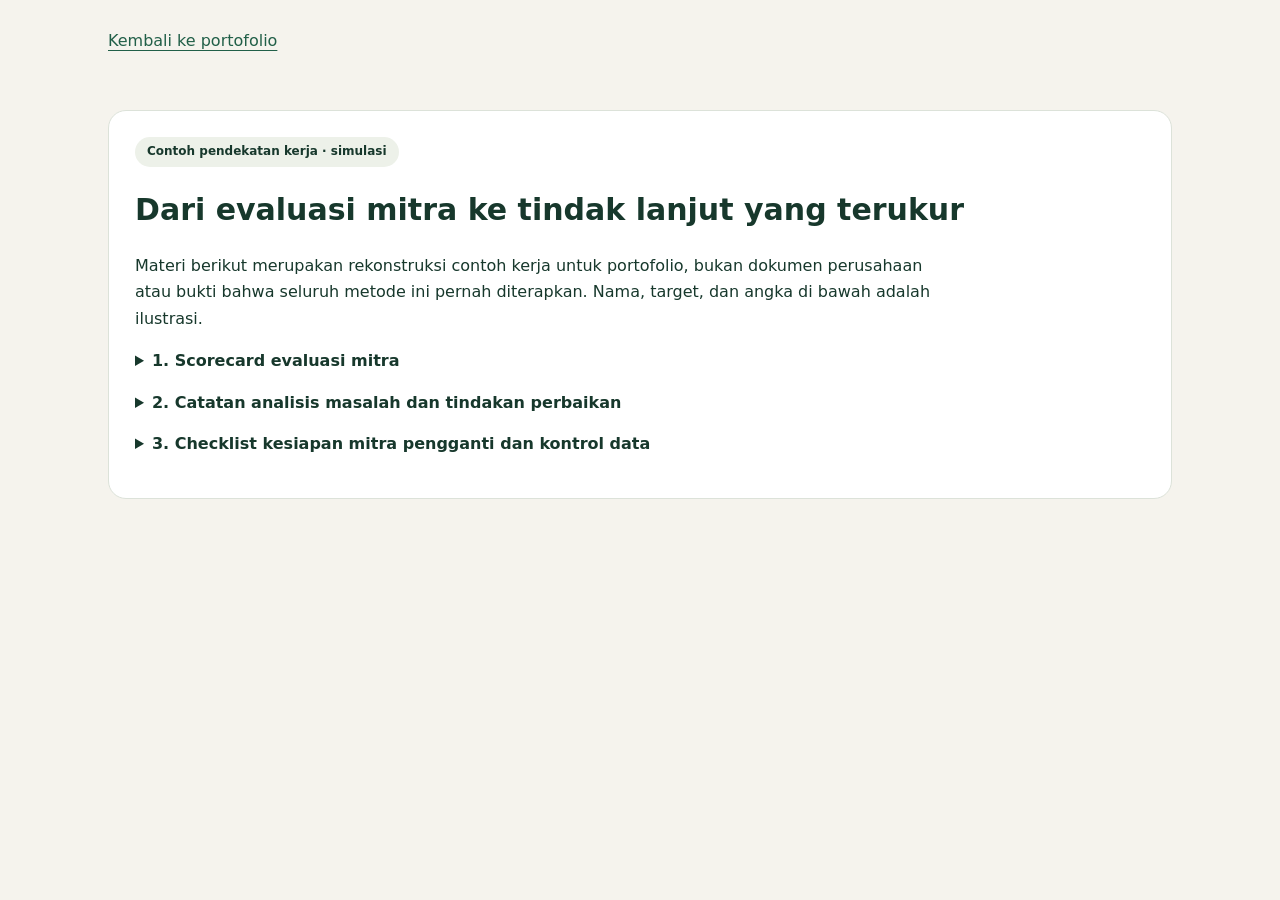
<file: contoh-pengendalian-mitra.html>
<!doctype html><html lang="id"><head><meta charset="utf-8"><meta name="viewport" content="width=device-width,initial-scale=1"><title>Contoh Pengendalian Mitra</title><style>*{box-sizing:border-box}html{scroll-behavior:smooth}body{margin:0;background:#f5f3ed;color:#17382c;font:16px/1.65 system-ui,sans-serif}header,main,footer{max-width:1120px;margin:auto;padding:28px}header{display:flex;justify-content:space-between;gap:16px;align-items:center}a{color:#215f48;text-underline-offset:4px}nav{display:flex;gap:18px;flex-wrap:wrap}.eyebrow{font-size:12px;text-transform:uppercase;letter-spacing:.16em;color:#756125;font-weight:700}h1{font-size:clamp(34px,6vw,64px);line-height:1.08;letter-spacing:-.045em;max-width:850px}h2{font-size:30px;line-height:1.2}h3{font-size:20px;line-height:1.35}p{max-width:80ch}.lead{font-size:19px;color:#486055;max-width:760px}.hero{padding:36px 0 56px}.grid{display:grid;grid-template-columns:repeat(3,minmax(0,1fr));gap:18px}.two{grid-template-columns:repeat(2,minmax(0,1fr))}.card,section{background:#fff;border:1px solid #dce2d9;border-radius:18px;padding:26px;margin-bottom:24px}.card{margin:0}.metric{font-size:34px;font-weight:750;letter-spacing:-.04em}.muted,small{color:#5a6c62}.tag{display:inline-block;background:#edf1e9;border-radius:30px;padding:5px 12px;font-size:12px;font-weight:650}.btn,button{display:inline-block;border:0;border-radius:8px;background:#173f2e;color:#fff;padding:12px 18px;font:inherit;font-weight:600;cursor:pointer;text-decoration:none}.secondary{background:#e8eddf;color:#173f2e}button:focus-visible,a:focus-visible,input:focus-visible,select:focus-visible,textarea:focus-visible{outline:3px solid #b58727;outline-offset:3px}.actions{display:flex;gap:12px;flex-wrap:wrap;margin:22px 0}table{border-collapse:collapse;width:100%;font-size:14px}th,td{text-align:left;border-bottom:1px solid #e0e5dc;padding:13px 12px;vertical-align:top}th{background:#eef2e9}.scroll{overflow-x:auto}ol li{margin:12px 0}.notice{border-left:4px solid #b69a47;padding:10px 18px;background:#f7f4e9}label{display:block;font-size:14px;font-weight:650}input,select,textarea{font:inherit;border:1px solid #aebcb1;border-radius:7px;padding:10px;width:100%;background:white;color:#17382c}textarea{min-height:80px}.form{display:grid;grid-template-columns:repeat(2,minmax(0,1fr));gap:15px}.span{grid-column:1/-1}.sample{background:#f7f8f3;border:1px dashed #a6b4a7;padding:22px;border-radius:10px}.sample strong{display:block}.print-only{display:none}footer{font-size:13px}.status{padding:10px 0;font-size:14px;min-height:40px}details{margin:15px 0}summary{cursor:pointer;font-weight:650}section{scroll-margin-top:20px}@media(max-width:700px){header,main,footer{padding:18px}.grid,.two,.form{grid-template-columns:1fr}header{align-items:flex-start;flex-direction:column}section,.card{padding:20px}h2{font-size:26px}.hero{padding:15px 0 30px}th,td{min-width:130px}}</style></head><body><header><a href="./">Kembali ke portofolio</a></header><main><section id="vendor-control-samples"><span class="tag">Contoh pendekatan kerja · simulasi</span><h2>Dari evaluasi mitra ke tindak lanjut yang terukur</h2><p>Materi berikut merupakan rekonstruksi contoh kerja untuk portofolio, bukan dokumen perusahaan atau bukti bahwa seluruh metode ini pernah diterapkan. Nama, target, dan angka di bawah adalah ilustrasi.</p>
<details><summary>1. Scorecard evaluasi mitra</summary><p>Contoh penilaian tiga dimensi. Dalam penerapan nyata, indikator, target, dan bobot disepakati sesuai kontrak serta kebutuhan proyek.</p><div class="scroll"><table><thead><tr><th>Indikator</th><th>Target ilustratif</th><th>Realisasi ilustratif</th><th>Bobot</th><th>Nilai tertimbang</th></tr></thead><tbody><tr><td>Pekerjaan tepat waktu</td><td>100%</td><td>80%</td><td>40%</td><td>32</td></tr><tr><td>Kelengkapan dokumen</td><td>100%</td><td>90%</td><td>35%</td><td>31,5</td></tr><tr><td>Respons sesuai SLA</td><td>100%</td><td>75%</td><td>25%</td><td>18,75</td></tr><tr><th>Total simulasi</th><td colspan="3">80 × 40% + 90 × 35% + 75 × 25%</td><th>82,25 / 100</th></tr></tbody></table></div><p>Skor tersebut adalah nilai mitra simulasi, bukan nilai screening kandidat. Hasil evaluasi perlu ditinjau bersama bukti pekerjaan dan faktor penyebab sebelum menentukan tindakan.</p></details>
<details><summary>2. Catatan analisis masalah dan tindakan perbaikan</summary><div class="scroll"><table><thead><tr><th>Elemen</th><th>Contoh simulasi</th></tr></thead><tbody><tr><td>Masalah</td><td>Berita acara belum lengkap sehingga penutupan PO tertunda.</td></tr><tr><td>Bukti yang diperiksa</td><td>Checklist dokumen, tanggal pengajuan, catatan revisi, dan konfirmasi PIC.</td></tr><tr><td>Dugaan penyebab</td><td>Pembagian tanggung jawab lampiran belum jelas; perlu dikonfirmasi, belum dianggap sebagai akar masalah yang terbukti.</td></tr><tr><td>Tindakan</td><td>Tetapkan PIC tiap lampiran, sepakati tenggat, dan gunakan checklist sebelum pengajuan.</td></tr><tr><td>Verifikasi efektivitas</td><td>Bandingkan kelengkapan pengajuan berikutnya dan waktu penyelesaian dengan kondisi awal.</td></tr><tr><td>Kriteria penutupan</td><td>Lampiran lengkap, pemeriksaan selesai, persetujuan diperoleh, dan bukti diarsipkan.</td></tr></tbody></table></div><p>Contoh ini memperlihatkan tindak lanjut terstruktur. Tidak menyatakan pengalaman menjalankan program CAPA formal atau sertifikasi mutu tertentu.</p></details>
<details><summary>3. Checklist kesiapan mitra pengganti dan kontrol data</summary><ul><li>Identitas perusahaan, PIC, kontak, serta kelengkapan dokumen yang dipersyaratkan.</li><li>Referensi kontrak/PO/SPK, lingkup pekerjaan, SLA, dan tanggal penting.</li><li>Catatan verifikasi material, tanggung jawab serah terima, dan status kewajiban.</li><li>Kolom wajib, format tanggal/nominal, duplikasi nomor PO, dan konsistensi status.</li><li>PIC pemeriksa, hasil pemeriksaan, tindak lanjut, serta tautan bukti.</li></ul><p>Checklist ini merupakan contoh rancangan untuk transisi mitra. Kualifikasi vendor baru dan persetujuan onboarding mengikuti prosedur serta kewenangan perusahaan.</p></details></section></main></body></html>
</file>
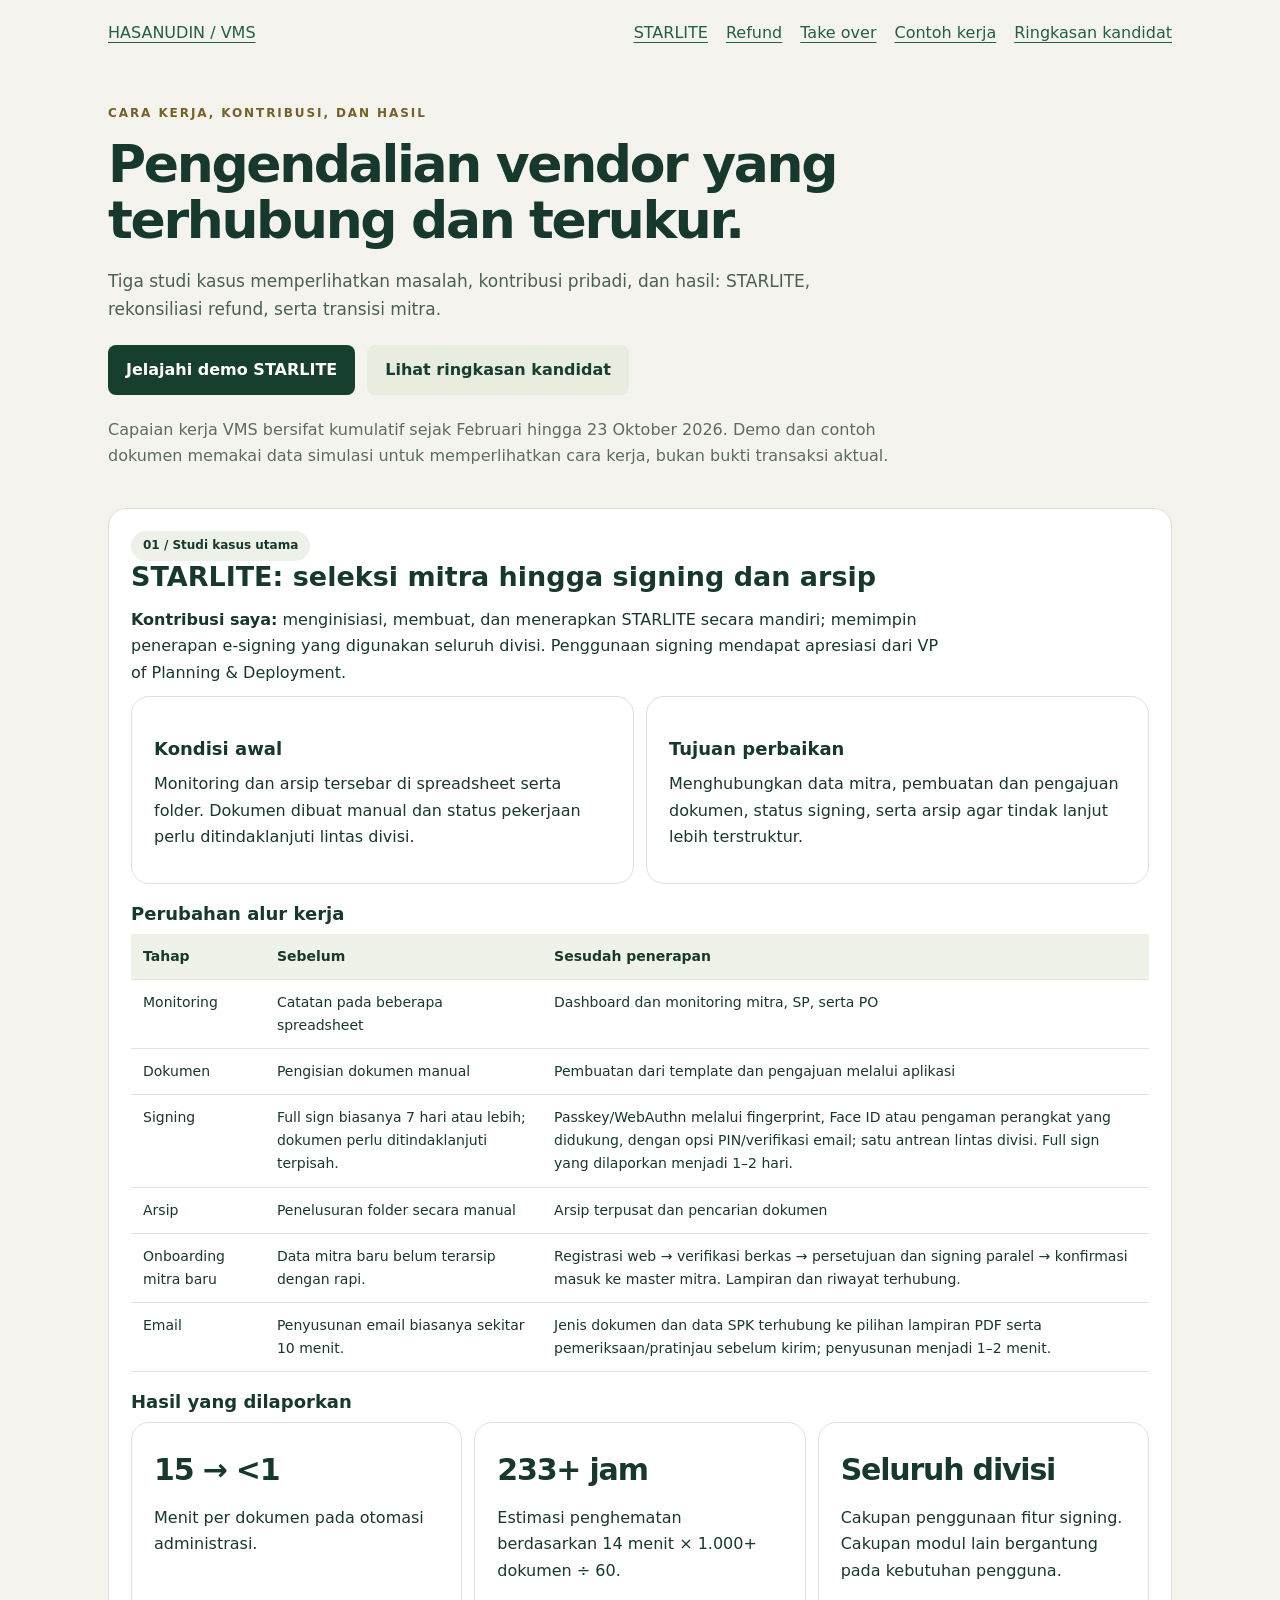
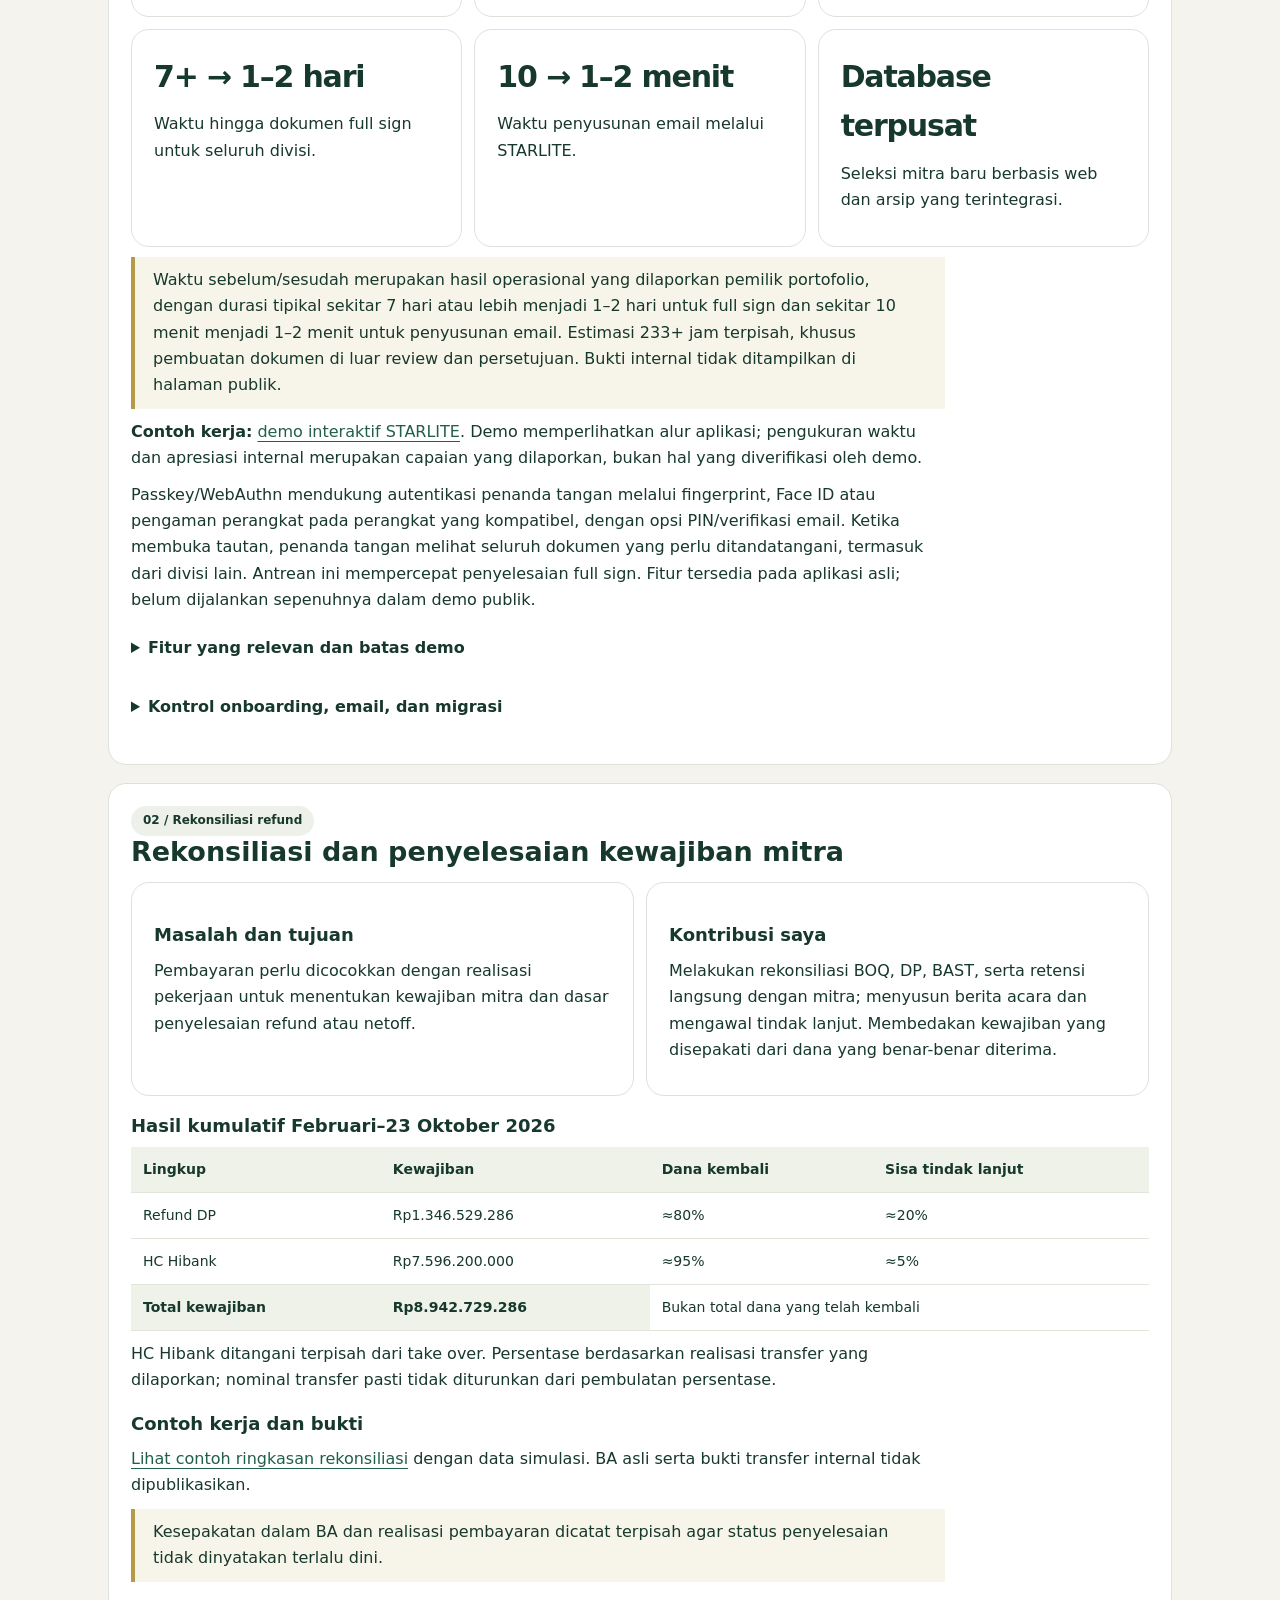
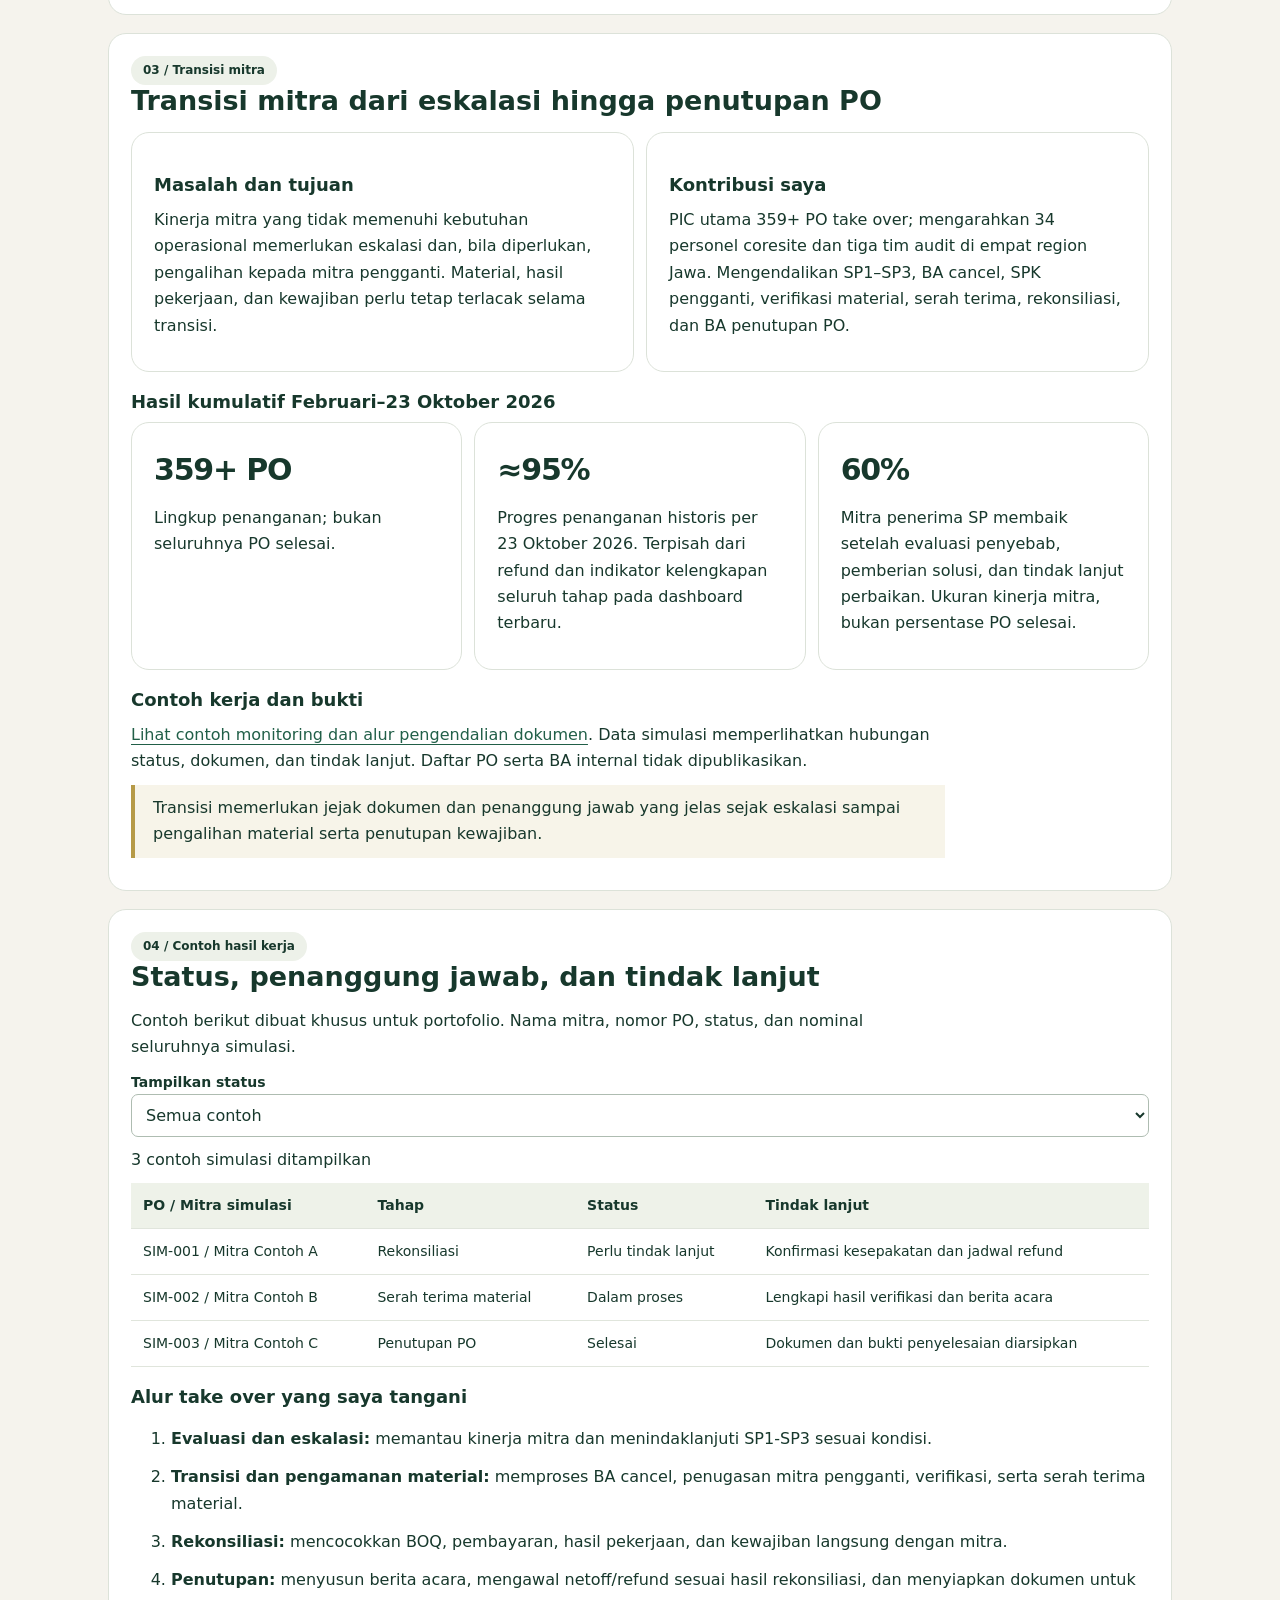
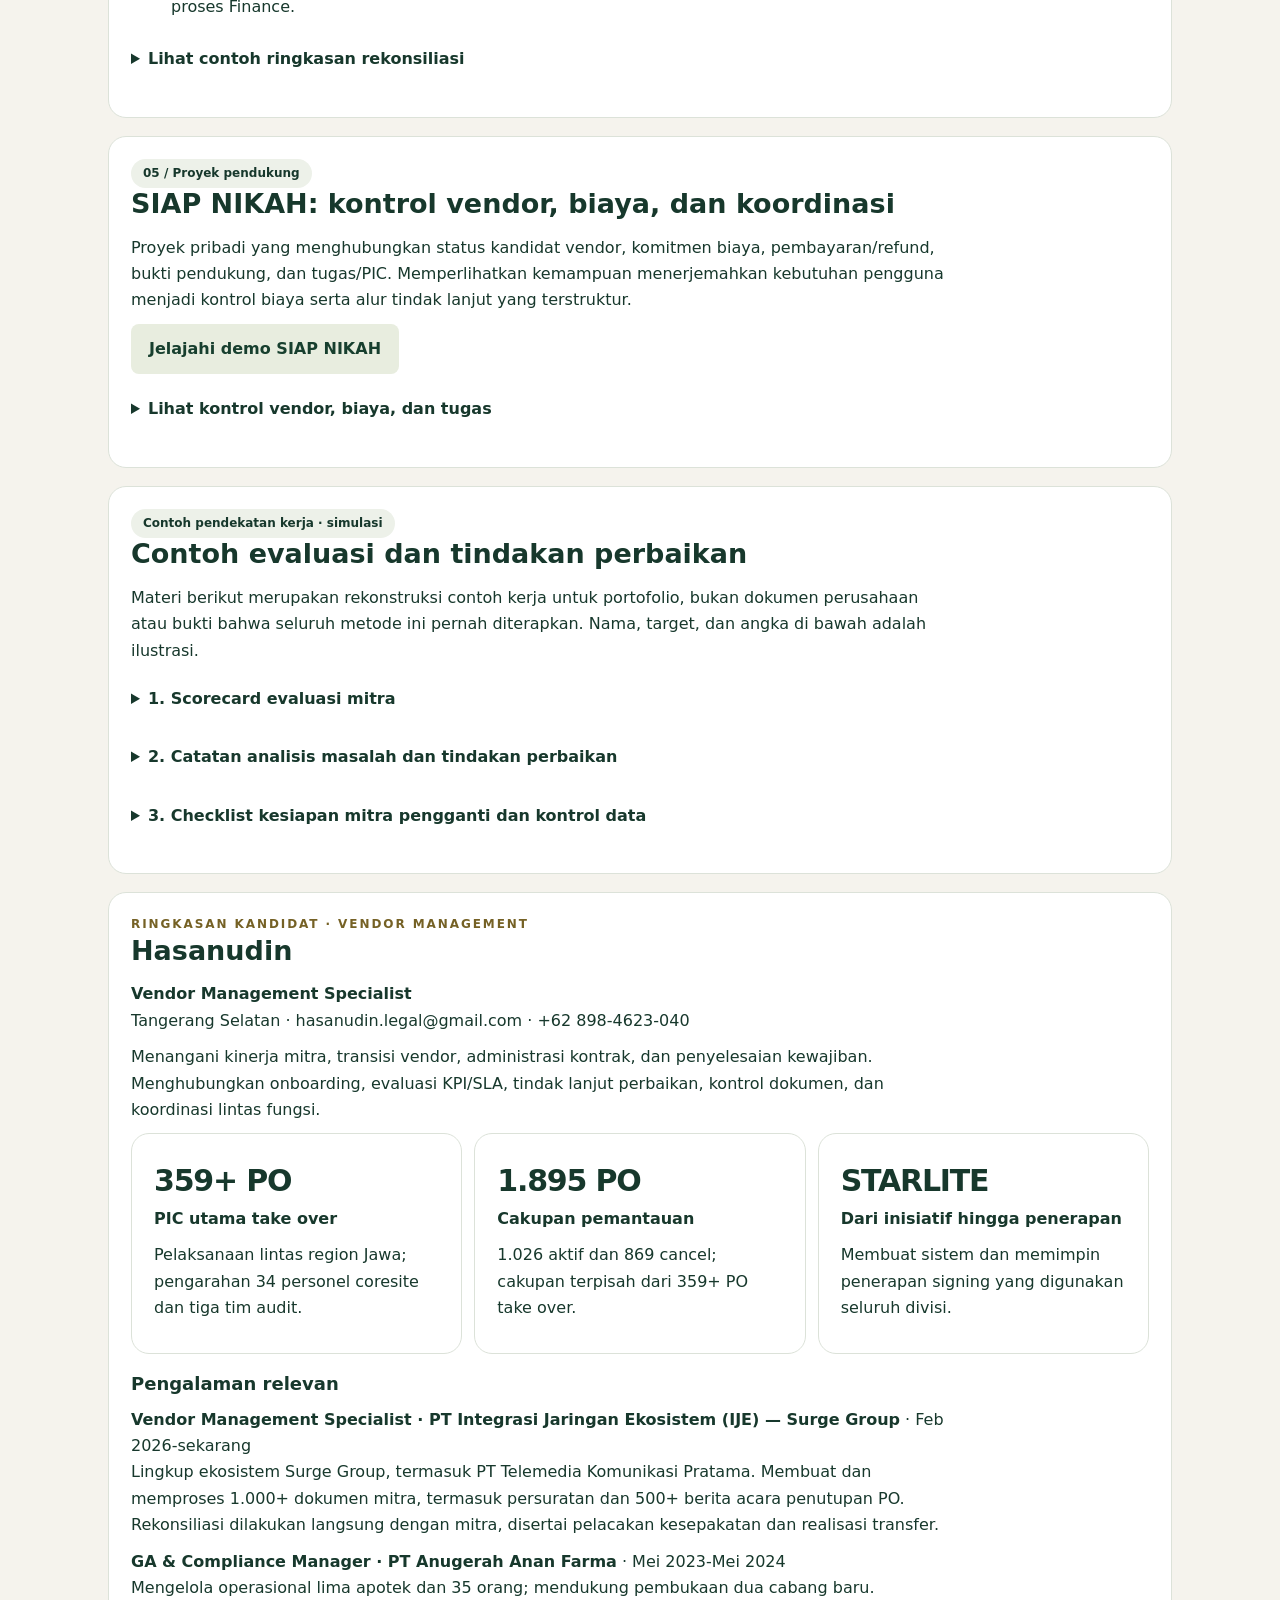
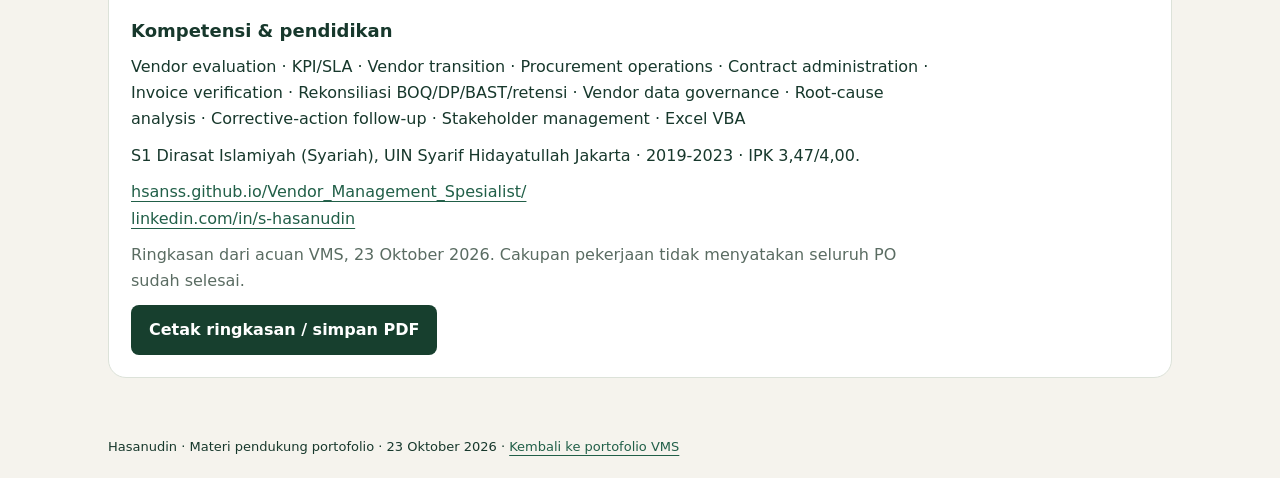
<file: studi-kasus.html>
<!DOCTYPE html>
<html lang="id"><head><meta charset="utf-8"><meta name="viewport" content="width=device-width,initial-scale=1"><title>Hasanudin - Studi Kasus &amp; Contoh Kerja</title><meta name="description" content="Studi kasus STARLITE, contoh monitoring mitra, dan ringkasan kandidat Hasanudin."><style>*{box-sizing:border-box}html{scroll-behavior:smooth}body{margin:0;background:#f5f3ed;color:#17382c;font:16px/1.65 system-ui,sans-serif}header,main,footer{max-width:1120px;margin:auto;padding:28px}header{display:flex;justify-content:space-between;gap:16px;align-items:center}a{color:#215f48;text-underline-offset:4px}nav{display:flex;gap:18px;flex-wrap:wrap}.eyebrow{font-size:12px;text-transform:uppercase;letter-spacing:.16em;color:#756125;font-weight:700}h1{font-size:clamp(34px,6vw,64px);line-height:1.08;letter-spacing:-.045em;max-width:850px}h2{font-size:30px;line-height:1.2}h3{font-size:20px;line-height:1.35}p{max-width:80ch}.lead{font-size:19px;color:#486055;max-width:760px}.hero{padding:36px 0 56px}.grid{display:grid;grid-template-columns:repeat(3,minmax(0,1fr));gap:18px}.two{grid-template-columns:repeat(2,minmax(0,1fr))}.card,section{background:#fff;border:1px solid #dce2d9;border-radius:18px;padding:26px;margin-bottom:24px}.card{margin:0}.metric{font-size:34px;font-weight:750;letter-spacing:-.04em}.muted,small{color:#5a6c62}.tag{display:inline-block;background:#edf1e9;border-radius:30px;padding:5px 12px;font-size:12px;font-weight:650}.btn,button{display:inline-block;border:0;border-radius:8px;background:#173f2e;color:#fff;padding:12px 18px;font:inherit;font-weight:600;cursor:pointer;text-decoration:none}.secondary{background:#e8eddf;color:#173f2e}button:focus-visible,a:focus-visible,input:focus-visible,select:focus-visible,textarea:focus-visible{outline:3px solid #b58727;outline-offset:3px}.actions{display:flex;gap:12px;flex-wrap:wrap;margin:22px 0}table{border-collapse:collapse;width:100%;font-size:14px}th,td{text-align:left;border-bottom:1px solid #e0e5dc;padding:13px 12px;vertical-align:top}th{background:#eef2e9}.scroll{overflow-x:auto}ol li{margin:12px 0}.notice{border-left:4px solid #b69a47;padding:10px 18px;background:#f7f4e9}label{display:block;font-size:14px;font-weight:650}input,select,textarea{font:inherit;border:1px solid #aebcb1;border-radius:7px;padding:10px;width:100%;background:white;color:#17382c}textarea{min-height:80px}.form{display:grid;grid-template-columns:repeat(2,minmax(0,1fr));gap:15px}.span{grid-column:1/-1}.sample{background:#f7f8f3;border:1px dashed #a6b4a7;padding:22px;border-radius:10px}.sample strong{display:block}.print-only{display:none}footer{font-size:13px}.status{padding:10px 0;font-size:14px;min-height:40px}details{margin:15px 0}summary{cursor:pointer;font-weight:650}section{scroll-margin-top:20px}@media(max-width:700px){header,main,footer{padding:18px}.grid,.two,.form{grid-template-columns:1fr}header{align-items:flex-start;flex-direction:column}section,.card{padding:20px}h2{font-size:26px}.hero{padding:15px 0 30px}th,td{min-width:130px}}@media print{@page{size:A4;margin:14mm}body{background:white;color:#111;font-size:10pt}header,footer,.no-print,body>main> :not(#brief){display:none!important}main{padding:0;max-width:none}#brief{display:block!important;border:0;padding:0;margin:0}#brief h2{font-size:25pt}#brief h3{font-size:12pt}#brief p{margin:7px 0}#brief .grid{display:grid;grid-template-columns:repeat(3,1fr)}#brief .card{padding:12px}#brief a{color:#111;text-decoration:none}.print-only{display:block}button{display:none!important}}</style><style id="compact-editorial">@media screen{header,main,footer{padding:20px 28px}.hero{padding:18px 0 28px}h1{font-size:clamp(32px,5vw,52px);margin:12px 0 18px}h2{font-size:27px;margin:0 0 14px}h3{font-size:18px;margin:18px 0 8px}p{margin:10px 0;line-height:1.65}.lead{font-size:17px}.card,section{padding:22px;margin-bottom:18px}.card{margin:0}.grid{gap:12px}details{margin:12px 0}summary{min-height:44px;padding:10px 0}table{font-size:14px}th,td{padding:11px 12px}.metric{font-size:30px}@media(max-width:640px){header,main,footer{padding:18px}section,.card{padding:18px}h2{font-size:24px}.hero{padding:14px 0 22px}}}</style></head><body><header><a href="./">HASANUDIN / VMS</a><nav><a href="#starlite">STARLITE</a><a href="#refund">Refund</a><a href="#takeover">Take over</a><a href="#samples">Contoh kerja</a><a href="#brief">Ringkasan kandidat</a></nav></header><main><div class="hero"><div class="eyebrow">Cara kerja, kontribusi, dan hasil</div><h1>Pengendalian vendor yang terhubung dan terukur.</h1><p class="lead">Tiga studi kasus memperlihatkan masalah, kontribusi pribadi, dan hasil: STARLITE, rekonsiliasi refund, serta transisi mitra.</p><div class="actions"><a class="btn" href="demos/starlite.html?v=polish1">Jelajahi demo STARLITE</a><a class="btn secondary" href="#brief">Lihat ringkasan kandidat</a></div><p class="muted">Capaian kerja VMS bersifat kumulatif sejak Februari hingga 23 Oktober 2026. Demo dan contoh dokumen memakai data simulasi untuk memperlihatkan cara kerja, bukan bukti transaksi aktual.</p></div><section id="starlite"><span class="tag">01 / Studi kasus utama</span><h2>STARLITE: seleksi mitra hingga signing dan arsip</h2><p><strong>Kontribusi saya:</strong> menginisiasi, membuat, dan menerapkan STARLITE secara mandiri; memimpin penerapan e-signing yang digunakan seluruh divisi. Penggunaan signing mendapat apresiasi dari VP of Planning &amp; Deployment.</p><div class="grid two"><div class="card"><h3>Kondisi awal</h3><p>Monitoring dan arsip tersebar di spreadsheet serta folder. Dokumen dibuat manual dan status pekerjaan perlu ditindaklanjuti lintas divisi.</p></div><div class="card"><h3>Tujuan perbaikan</h3><p>Menghubungkan data mitra, pembuatan dan pengajuan dokumen, status signing, serta arsip agar tindak lanjut lebih terstruktur.</p></div></div><h3>Perubahan alur kerja</h3><div class="scroll"><table><thead><tr><th>Tahap</th><th>Sebelum</th><th>Sesudah penerapan</th></tr></thead><tbody><tr><td>Monitoring</td><td>Catatan pada beberapa spreadsheet</td><td>Dashboard dan monitoring mitra, SP, serta PO</td></tr><tr><td>Dokumen</td><td>Pengisian dokumen manual</td><td>Pembuatan dari template dan pengajuan melalui aplikasi</td></tr><tr><td>Signing</td><td>Full sign biasanya 7 hari atau lebih; dokumen perlu ditindaklanjuti terpisah.</td><td>Passkey/WebAuthn melalui fingerprint, Face ID atau pengaman perangkat yang didukung, dengan opsi PIN/verifikasi email; satu antrean lintas divisi. Full sign yang dilaporkan menjadi 1–2 hari.</td></tr><tr><td>Arsip</td><td>Penelusuran folder secara manual</td><td>Arsip terpusat dan pencarian dokumen</td></tr><tr><td>Onboarding mitra baru</td><td>Data mitra baru belum terarsip dengan rapi.</td><td>Registrasi web → verifikasi berkas → persetujuan dan signing paralel → konfirmasi masuk ke master mitra. Lampiran dan riwayat terhubung.</td></tr><tr><td>Email</td><td>Penyusunan email biasanya sekitar 10 menit.</td><td>Jenis dokumen dan data SPK terhubung ke pilihan lampiran PDF serta pemeriksaan/pratinjau sebelum kirim; penyusunan menjadi 1–2 menit.</td></tr></tbody></table></div><h3>Hasil yang dilaporkan</h3><div class="grid"><div class="card"><div class="metric">15 → &lt;1</div><p>Menit per dokumen pada otomasi administrasi.</p></div><div class="card"><div class="metric">233+ jam</div><p>Estimasi penghematan berdasarkan 14 menit × 1.000+ dokumen ÷ 60.</p></div><div class="card"><div class="metric">Seluruh divisi</div><p>Cakupan penggunaan fitur signing. Cakupan modul lain bergantung pada kebutuhan pengguna.</p></div><div class="card"><div class="metric">7+ → 1–2 hari</div><p>Waktu hingga dokumen full sign untuk seluruh divisi.</p></div><div class="card"><div class="metric">10 → 1–2 menit</div><p>Waktu penyusunan email melalui STARLITE.</p></div><div class="card"><div class="metric">Database terpusat</div><p>Seleksi mitra baru berbasis web dan arsip yang terintegrasi.</p></div></div><p class="notice">Waktu sebelum/sesudah merupakan hasil operasional yang dilaporkan pemilik portofolio, dengan durasi tipikal sekitar 7 hari atau lebih menjadi 1–2 hari untuk full sign dan sekitar 10 menit menjadi 1–2 menit untuk penyusunan email. Estimasi 233+ jam terpisah, khusus pembuatan dokumen di luar review dan persetujuan. Bukti internal tidak ditampilkan di halaman publik.</p><p><strong>Contoh kerja:</strong> <a href="demos/starlite.html?v=polish1">demo interaktif STARLITE</a>. Demo memperlihatkan alur aplikasi; pengukuran waktu dan apresiasi internal merupakan capaian yang dilaporkan, bukan hal yang diverifikasi oleh demo.</p><p>Passkey/WebAuthn mendukung autentikasi penanda tangan melalui fingerprint, Face ID atau pengaman perangkat pada perangkat yang kompatibel, dengan opsi PIN/verifikasi email. Ketika membuka tautan, penanda tangan melihat seluruh dokumen yang perlu ditandatangani, termasuk dari divisi lain. Antrean ini mempercepat penyelesaian full sign. Fitur tersedia pada aplikasi asli; belum dijalankan sepenuhnya dalam demo publik.</p><details><summary>Fitur yang relevan dan batas demo</summary><p>Monitoring mitra dan PO/SPK, seleksi mitra baru berbasis web, database mitra, pembuatan/pengajuan dokumen, email otomatis, arsip, hak akses, riwayat aktivitas, serta e-signing. PDF Tools mencakup split, gabung, edit, OCR, dan perbandingan versi. Demo hanya memperlihatkan fitur terpilih dengan data simulasi; pengiriman email/dokumen, biometrik, tanda tangan final, serta seluruh integrasi aplikasi asli belum dijalankan.</p></details><details id="starlite-operational-controls"><summary>Kontrol onboarding, email, dan migrasi</summary><ul><li>Onboarding: calon mitra mengajukan data melalui tautan tetap. Petugas memeriksa isian dan lampiran per kategori, memberi catatan, lalu menyetujui atau menolak. Data masuk ke master mitra setelah seluruh tanda tangan lengkap dan konfirmasi petugas.</li><li>Email: penerima/CC disesuaikan dengan jenis dokumen dan region, dilengkapi lampiran PDF, pemeriksaan, pratinjau, serta riwayat. Pengiriman memerlukan tindakan pengguna; kirim ulang pada hari yang sama memerlukan konfirmasi. Email SP memperbarui status penerbitan/aktif.</li><li>Bagan mitra: formulir ber-PIN memuat jabatan, hubungan atasan, personel, dan penempatan site. Perubahan ditinjau sebelum persetujuan publikasi atau penolakan beralasan; bagan sah sebelumnya tetap berlaku. Tersedia riwayat versi dan ekspor PDF/PNG.</li><li>Migrasi IKR: verifikasi pengajuan perpindahan akun dan Create Stasiun melalui status menunggu, revisi, tidak sesuai, serta selesai. Status pengajuan membantu koordinasi tindak lanjut selama transisi mitra.</li></ul></details></section><section id="refund"><span class="tag">02 / Rekonsiliasi refund</span><h2>Rekonsiliasi dan penyelesaian kewajiban mitra</h2><div class="grid two"><div class="card"><h3>Masalah dan tujuan</h3><p>Pembayaran perlu dicocokkan dengan realisasi pekerjaan untuk menentukan kewajiban mitra dan dasar penyelesaian refund atau netoff.</p></div><div class="card"><h3>Kontribusi saya</h3><p>Melakukan rekonsiliasi BOQ, DP, BAST, serta retensi langsung dengan mitra; menyusun berita acara dan mengawal tindak lanjut. Membedakan kewajiban yang disepakati dari dana yang benar-benar diterima.</p></div></div><h3>Hasil kumulatif Februari–23 Oktober 2026</h3><div class="scroll"><table><thead><tr><th>Lingkup</th><th>Kewajiban</th><th>Dana kembali</th><th>Sisa tindak lanjut</th></tr></thead><tbody><tr><td>Refund DP</td><td>Rp1.346.529.286</td><td>≈80%</td><td>≈20%</td></tr><tr><td>HC Hibank</td><td>Rp7.596.200.000</td><td>≈95%</td><td>≈5%</td></tr><tr><th>Total kewajiban</th><th>Rp8.942.729.286</th><td colspan="2">Bukan total dana yang telah kembali</td></tr></tbody></table></div><p>HC Hibank ditangani terpisah dari take over. Persentase berdasarkan realisasi transfer yang dilaporkan; nominal transfer pasti tidak diturunkan dari pembulatan persentase.</p><h3>Contoh kerja dan bukti</h3><p><a href="#reconciliation-sample">Lihat contoh ringkasan rekonsiliasi</a> dengan data simulasi. BA asli serta bukti transfer internal tidak dipublikasikan.</p><p class="notice">Kesepakatan dalam BA dan realisasi pembayaran dicatat terpisah agar status penyelesaian tidak dinyatakan terlalu dini.</p></section><section id="takeover"><span class="tag">03 / Transisi mitra</span><h2>Transisi mitra dari eskalasi hingga penutupan PO</h2><div class="grid two"><div class="card"><h3>Masalah dan tujuan</h3><p>Kinerja mitra yang tidak memenuhi kebutuhan operasional memerlukan eskalasi dan, bila diperlukan, pengalihan kepada mitra pengganti. Material, hasil pekerjaan, dan kewajiban perlu tetap terlacak selama transisi.</p></div><div class="card"><h3>Kontribusi saya</h3><p>PIC utama 359+ PO take over; mengarahkan 34 personel coresite dan tiga tim audit di empat region Jawa. Mengendalikan SP1–SP3, BA cancel, SPK pengganti, verifikasi material, serah terima, rekonsiliasi, dan BA penutupan PO.</p></div></div><h3>Hasil kumulatif Februari–23 Oktober 2026</h3><div class="grid"><div class="card"><div class="metric">359+ PO</div><p>Lingkup penanganan; bukan seluruhnya PO selesai.</p></div><div class="card"><div class="metric">≈95%</div><p>Progres penanganan historis per 23 Oktober 2026. Terpisah dari refund dan indikator kelengkapan seluruh tahap pada dashboard terbaru.</p></div><div class="card"><div class="metric">60%</div><p>Mitra penerima SP membaik setelah evaluasi penyebab, pemberian solusi, dan tindak lanjut perbaikan. Ukuran kinerja mitra, bukan persentase PO selesai.</p></div></div><h3>Contoh kerja dan bukti</h3><p><a href="#samples">Lihat contoh monitoring dan alur pengendalian dokumen</a>. Data simulasi memperlihatkan hubungan status, dokumen, dan tindak lanjut. Daftar PO serta BA internal tidak dipublikasikan.</p><p class="notice">Transisi memerlukan jejak dokumen dan penanggung jawab yang jelas sejak eskalasi sampai pengalihan material serta penutupan kewajiban.</p></section><section id="samples"><span class="tag">04 / Contoh hasil kerja</span><h2>Status, penanggung jawab, dan tindak lanjut</h2><p>Contoh berikut dibuat khusus untuk portofolio. Nama mitra, nomor PO, status, dan nominal seluruhnya simulasi.</p><label for="filter">Tampilkan status</label><select id="filter"><option value="all">Semua contoh</option><option value="Perlu tindak lanjut">Perlu tindak lanjut</option><option value="Dalam proses">Dalam proses</option><option value="Selesai">Selesai</option></select><p id="sampleCount" aria-live="polite"></p><div class="scroll"><table><thead><tr><th>PO / Mitra simulasi</th><th>Tahap</th><th>Status</th><th>Tindak lanjut</th></tr></thead><tbody id="sampleRows"></tbody></table></div><h3>Alur take over yang saya tangani</h3><ol><li><strong>Evaluasi dan eskalasi:</strong> memantau kinerja mitra dan menindaklanjuti SP1-SP3 sesuai kondisi.</li><li><strong>Transisi dan pengamanan material:</strong> memproses BA cancel, penugasan mitra pengganti, verifikasi, serta serah terima material.</li><li><strong>Rekonsiliasi:</strong> mencocokkan BOQ, pembayaran, hasil pekerjaan, dan kewajiban langsung dengan mitra.</li><li><strong>Penutupan:</strong> menyusun berita acara, mengawal netoff/refund sesuai hasil rekonsiliasi, dan menyiapkan dokumen untuk proses Finance.</li></ol><details id="reconciliation-sample"><summary>Lihat contoh ringkasan rekonsiliasi</summary><div class="sample"><div class="eyebrow">SIMULASI · BUKAN DOKUMEN TRANSAKSI</div><h3>Ringkasan penutupan PO SIM-001</h3><p>Mitra Contoh A · seluruh nilai berikut hanya ilustrasi.</p><div class="scroll"><table><tbody><tr><th>Pembayaran terdahulu</th><td>Rp100.000.000</td></tr><tr><th>Nilai pekerjaan terverifikasi</th><td>Rp70.000.000</td></tr><tr><th>Selisih awal</th><td>Rp30.000.000</td></tr><tr><th>Piutang mitra yang disepakati untuk netoff</th><td>Rp10.000.000</td></tr><tr><th>Sisa refund ilustratif</th><td>Rp20.000.000</td></tr></tbody></table></div><p><strong>Kontrol kelengkapan:</strong> referensi PO/SPK, BOQ, catatan verifikasi material, kesepakatan rekonsiliasi, berita acara, serta bukti penyelesaian.</p><p>Kesepakatan refund dan realisasi transfer dicatat terpisah. Contoh ini menyederhanakan perhitungan; transaksi sebenarnya mengikuti hasil verifikasi, kontrak, pajak, retensi, dan persetujuan terkait.</p></div></details></section><section><span class="tag">05 / Proyek pendukung</span><h2>SIAP NIKAH: kontrol vendor, biaya, dan koordinasi</h2><p>Proyek pribadi yang menghubungkan status kandidat vendor, komitmen biaya, pembayaran/refund, bukti pendukung, dan tugas/PIC. Memperlihatkan kemampuan menerjemahkan kebutuhan pengguna menjadi kontrol biaya serta alur tindak lanjut yang terstruktur.</p><a class="btn secondary" href="demos/siap-nikah.html?v=polish1">Jelajahi demo SIAP NIKAH</a><details id="siap-nikah-controls"><summary>Lihat kontrol vendor, biaya, dan tugas</summary><ul><li>Vendor: pencatatan kandidat, kategori, kontak, lokasi, kapasitas, dan estimasi; status dari dihubungi serta negosiasi hingga dipilih, selesai, atau dibatalkan. Komitmen biaya dapat ditautkan ke anggaran dan dilengkapi dokumen.</li><li>Biaya dan pembayaran: komitmen dipisahkan dari pembayaran serta sisa tagihan. Pembayaran/refund mencatat sumber dana dan alasan koreksi; tersedia kontrol pembayaran melebihi komitmen serta lampiran invoice/nota.</li><li>Pelaksanaan: tugas memiliki PIC, prioritas, tenggat manual atau relatif terhadap acara, pengingat, subtugas, dan tugas pendahulu. Tugas dapat ditautkan ke data biaya asal; rundown melengkapi waktu, lokasi, kontak, dan status draf/final.</li><li>Tata kelola: akses lihat/ubah diatur per akun dan modul; riwayat aktivitas mendukung penelusuran perubahan. Demo publik menggunakan data simulasi.</li></ul></details></section><section id="vendor-control-samples"><span class="tag">Contoh pendekatan kerja · simulasi</span><h2>Contoh evaluasi dan tindakan perbaikan</h2><p>Materi berikut merupakan rekonstruksi contoh kerja untuk portofolio, bukan dokumen perusahaan atau bukti bahwa seluruh metode ini pernah diterapkan. Nama, target, dan angka di bawah adalah ilustrasi.</p>
<details><summary>1. Scorecard evaluasi mitra</summary><p>Contoh penilaian tiga dimensi. Dalam penerapan nyata, indikator, target, dan bobot disepakati sesuai kontrak serta kebutuhan proyek.</p><div class="scroll"><table><thead><tr><th>Indikator</th><th>Target ilustratif</th><th>Realisasi ilustratif</th><th>Bobot</th><th>Nilai tertimbang</th></tr></thead><tbody><tr><td>Pekerjaan tepat waktu</td><td>100%</td><td>80%</td><td>40%</td><td>32</td></tr><tr><td>Kelengkapan dokumen</td><td>100%</td><td>90%</td><td>35%</td><td>31,5</td></tr><tr><td>Respons sesuai SLA</td><td>100%</td><td>75%</td><td>25%</td><td>18,75</td></tr><tr><th>Total simulasi</th><td colspan="3">80 × 40% + 90 × 35% + 75 × 25%</td><th>82,25 / 100</th></tr></tbody></table></div><p>Skor tersebut adalah nilai mitra simulasi, bukan nilai screening kandidat. Hasil evaluasi perlu ditinjau bersama bukti pekerjaan dan faktor penyebab sebelum menentukan tindakan.</p></details>
<details><summary>2. Catatan analisis masalah dan tindakan perbaikan</summary><div class="scroll"><table><thead><tr><th>Elemen</th><th>Contoh simulasi</th></tr></thead><tbody><tr><td>Masalah</td><td>Berita acara belum lengkap sehingga penutupan PO tertunda.</td></tr><tr><td>Bukti yang diperiksa</td><td>Checklist dokumen, tanggal pengajuan, catatan revisi, dan konfirmasi PIC.</td></tr><tr><td>Dugaan penyebab</td><td>Pembagian tanggung jawab lampiran belum jelas; perlu dikonfirmasi, belum dianggap sebagai akar masalah yang terbukti.</td></tr><tr><td>Tindakan</td><td>Tetapkan PIC tiap lampiran, sepakati tenggat, dan gunakan checklist sebelum pengajuan.</td></tr><tr><td>Verifikasi efektivitas</td><td>Bandingkan kelengkapan pengajuan berikutnya dan waktu penyelesaian dengan kondisi awal.</td></tr><tr><td>Kriteria penutupan</td><td>Lampiran lengkap, pemeriksaan selesai, persetujuan diperoleh, dan bukti diarsipkan.</td></tr></tbody></table></div><p>Contoh ini memperlihatkan tindak lanjut terstruktur. Tidak menyatakan pengalaman menjalankan program CAPA formal atau sertifikasi mutu tertentu.</p></details>
<details><summary>3. Checklist kesiapan mitra pengganti dan kontrol data</summary><ul><li>Identitas perusahaan, PIC, kontak, serta kelengkapan dokumen yang dipersyaratkan.</li><li>Referensi kontrak/PO/SPK, lingkup pekerjaan, SLA, dan tanggal penting.</li><li>Catatan verifikasi material, tanggung jawab serah terima, dan status kewajiban.</li><li>Kolom wajib, format tanggal/nominal, duplikasi nomor PO, dan konsistensi status.</li><li>PIC pemeriksa, hasil pemeriksaan, tindak lanjut, serta tautan bukti.</li></ul><p>Checklist ini merupakan contoh rancangan untuk transisi mitra. Kualifikasi vendor baru dan persetujuan onboarding mengikuti prosedur serta kewenangan perusahaan.</p></details></section><section id="brief"><div class="eyebrow">Ringkasan kandidat · Vendor Management</div><h2>Hasanudin</h2><p><strong>Vendor Management Specialist</strong><br>Tangerang Selatan · hasanudin.legal@gmail.com · +62 898-4623-040</p><p>Menangani kinerja mitra, transisi vendor, administrasi kontrak, dan penyelesaian kewajiban. Menghubungkan onboarding, evaluasi KPI/SLA, tindak lanjut perbaikan, kontrol dokumen, dan koordinasi lintas fungsi.</p><div class="grid"><div class="card"><div class="metric">359+ PO</div><strong>PIC utama take over</strong><p>Pelaksanaan lintas region Jawa; pengarahan 34 personel coresite dan tiga tim audit.</p></div><div class="card"><div class="metric">1.895 PO</div><strong>Cakupan pemantauan</strong><p>1.026 aktif dan 869 cancel; cakupan terpisah dari 359+ PO take over.</p></div><div class="card"><div class="metric">STARLITE</div><strong>Dari inisiatif hingga penerapan</strong><p>Membuat sistem dan memimpin penerapan signing yang digunakan seluruh divisi.</p></div></div><h3>Pengalaman relevan</h3><p><strong>Vendor Management Specialist · PT Integrasi Jaringan Ekosistem (IJE) — Surge Group</strong> · Feb 2026-sekarang<br>Lingkup ekosistem Surge Group, termasuk PT Telemedia Komunikasi Pratama. Membuat dan memproses 1.000+ dokumen mitra, termasuk persuratan dan 500+ berita acara penutupan PO. Rekonsiliasi dilakukan langsung dengan mitra, disertai pelacakan kesepakatan dan realisasi transfer.</p><p><strong>GA &amp; Compliance Manager · PT Anugerah Anan Farma</strong> · Mei 2023-Mei 2024<br>Mengelola operasional lima apotek dan 35 orang; mendukung pembukaan dua cabang baru.</p><h3>Kompetensi &amp; pendidikan</h3><p>Vendor evaluation · KPI/SLA · Vendor transition · Procurement operations · Contract administration · Invoice verification · Rekonsiliasi BOQ/DP/BAST/retensi · Vendor data governance · Root-cause analysis · Corrective-action follow-up · Stakeholder management · Excel VBA</p><p>S1 Dirasat Islamiyah (Syariah), UIN Syarif Hidayatullah Jakarta · 2019-2023 · IPK 3,47/4,00.</p><p><a href="https://hsanss.github.io/Vendor_Management_Spesialist/">hsanss.github.io/Vendor_Management_Spesialist/</a><br><a href="https://www.linkedin.com/in/s-hasanudin">linkedin.com/in/s-hasanudin</a></p><p class="muted">Ringkasan dari acuan VMS, 23 Oktober 2026. Cakupan pekerjaan tidak menyatakan seluruh PO sudah selesai.</p><button class="no-print" onclick="window.print()">Cetak ringkasan / simpan PDF</button></section></main><footer>Hasanudin · Materi pendukung portofolio · 23 Oktober 2026 · <a href="./">Kembali ke portofolio VMS</a></footer><script>function openSample(){if(location.hash==="#reconciliation-sample")document.getElementById("reconciliation-sample").open=true;}addEventListener("hashchange",openSample);openSample();const samples=[['SIM-001 / Mitra Contoh A','Rekonsiliasi','Perlu tindak lanjut','Konfirmasi kesepakatan dan jadwal refund'],['SIM-002 / Mitra Contoh B','Serah terima material','Dalam proses','Lengkapi hasil verifikasi dan berita acara'],['SIM-003 / Mitra Contoh C','Penutupan PO','Selesai','Dokumen dan bukti penyelesaian diarsipkan']];function render(){const rows=samples.filter(x=>filter.value==='all'||x[2]===filter.value);sampleRows.replaceChildren(...rows.map(row=>{const tr=document.createElement('tr');row.forEach(v=>{const td=document.createElement('td');td.textContent=v;tr.append(td)});return tr}));sampleCount.textContent=rows.length+' contoh simulasi ditampilkan'}const filter=document.getElementById('filter'),sampleRows=document.getElementById('sampleRows'),sampleCount=document.getElementById('sampleCount');filter.addEventListener('change',render);render();</script></body></html>
</file>
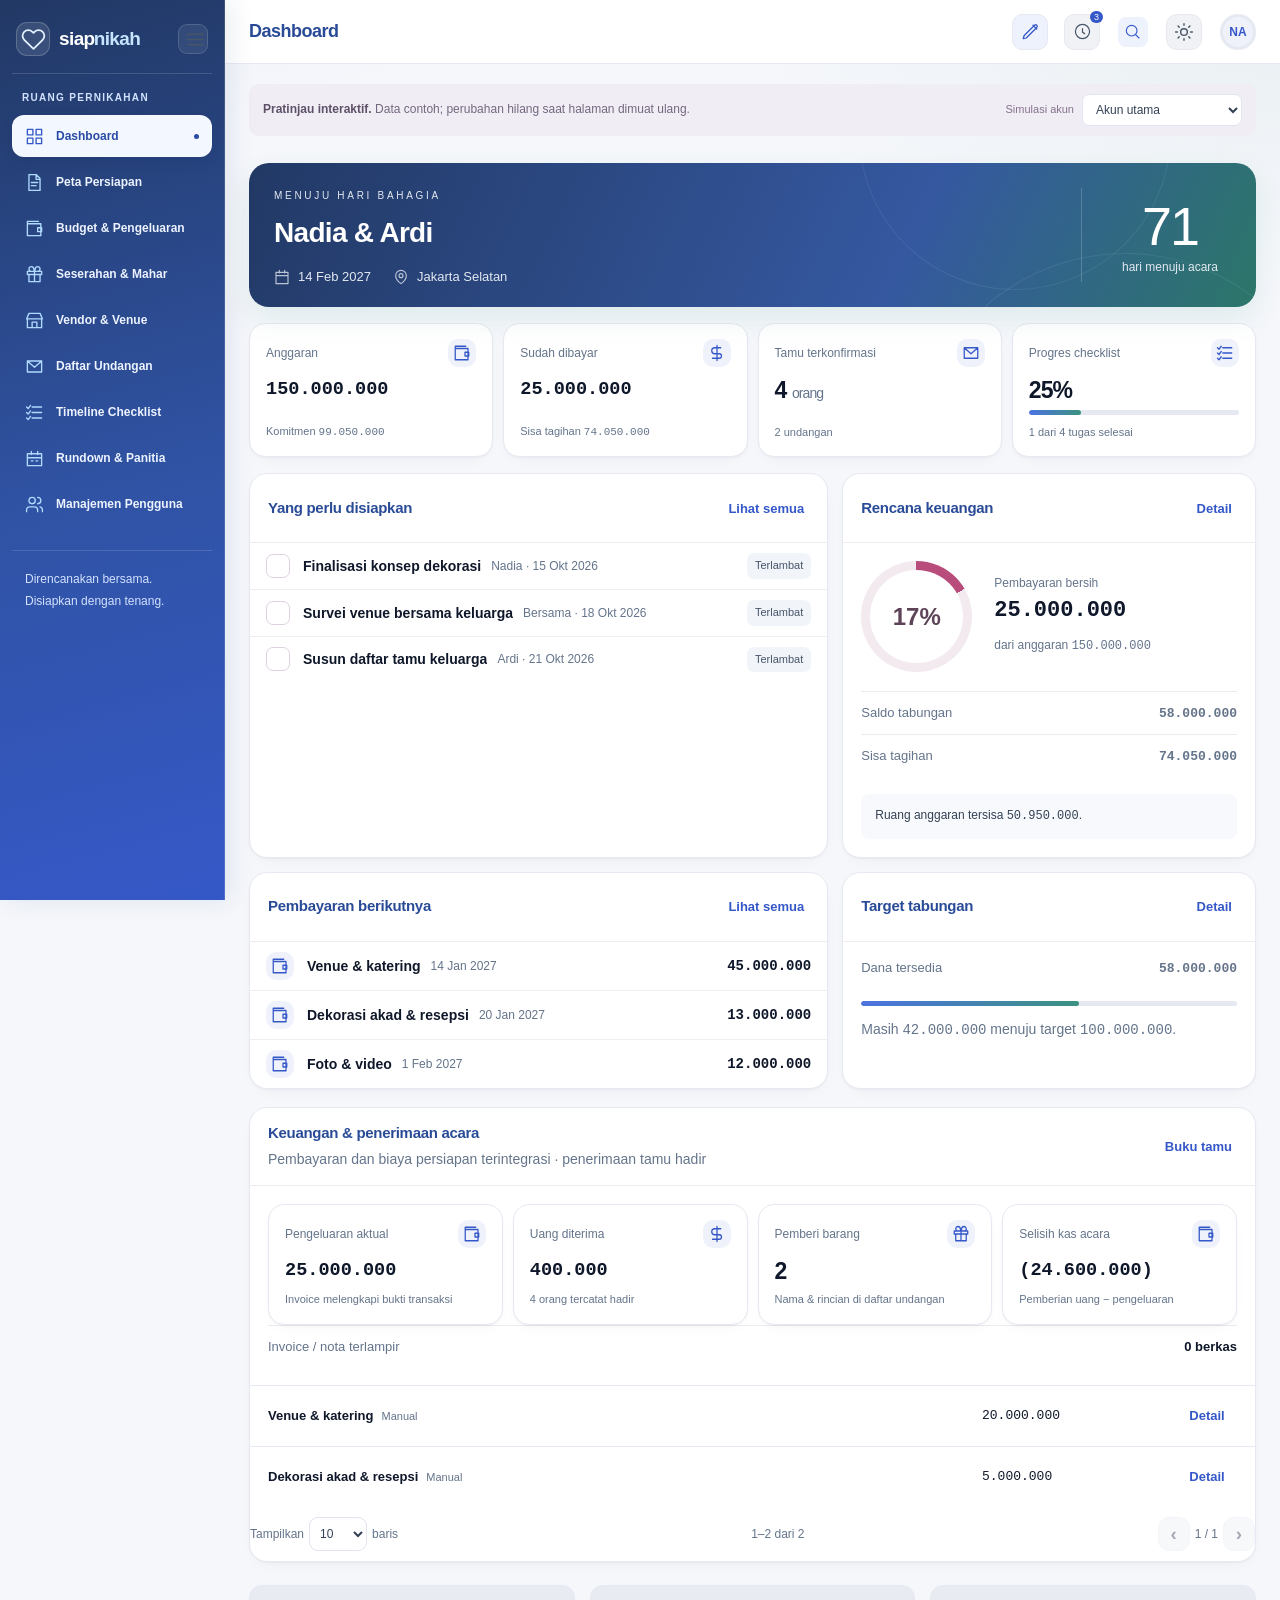
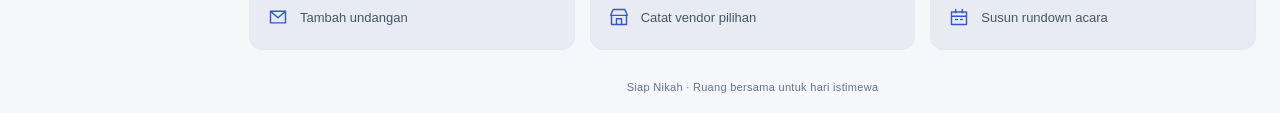
<file: demos/siap-nikah.html>
<!doctype html>
<html lang="id">
<head><meta http-equiv="Content-Security-Policy" content="default-src 'self' data: blob:; script-src 'self' 'unsafe-inline' 'unsafe-eval'; style-src 'self' 'unsafe-inline' https://fonts.googleapis.com https://cdnjs.cloudflare.com; font-src 'self' data: https://fonts.gstatic.com https://cdnjs.cloudflare.com; img-src 'self' data: blob:; connect-src 'none'; frame-src 'self' data: blob:; form-action 'none'; base-uri 'none'"><script>(()=>{const make=()=>{const m=new Map();return {getItem:k=>m.has(String(k))?m.get(String(k)):null,setItem:(k,v)=>m.set(String(k),String(v)),removeItem:k=>m.delete(String(k)),clear:()=>m.clear(),key:i=>[...m.keys()][i]||null,get length(){return m.size}}};Object.defineProperty(window,'localStorage',{value:make()});Object.defineProperty(window,'sessionStorage',{value:make()});window.fetch=()=>Promise.reject(new Error('Demo lokal — koneksi produksi tidak digunakan.'));window.open=()=>null;})();</script>
<meta charset="utf-8"><meta name="viewport" content="width=device-width, initial-scale=1">
<meta name="description" content="Ruang bersama untuk menyiapkan hari pernikahan: anggaran, tabungan, vendor, undangan, dan checklist.">
<title>Siap Nikah</title>
<style>
:root{--pink:#c51f61;--pink-dark:#991547;--tint:#fff0f5;--ink:#282833;--muted:#74717c;--line:#eae7ec;--bg:#f8f8fb;--green:#17684f;--white:#fff;--radius:16px;font-family:Inter,'Segoe UI',Arial,sans-serif;color:var(--ink);font-size:16px}
*{box-sizing:border-box}body{margin:0;background:var(--bg)}button,input,select,textarea{font:inherit}button,a,input,select,textarea{outline-offset:4px}button{cursor:pointer}button:disabled{opacity:.5;cursor:wait}a{color:var(--pink)}button{border:0}h1,h2,h3,p{margin:0}h1{font-size:30px;letter-spacing:-1px;font-weight:650}h2{font-size:20px;letter-spacing:-.3px}h3{font-size:16px}p{line-height:1.6}small{font-size:13px}svg{width:21px;height:21px;fill:none;stroke:currentColor;stroke-width:1.7;stroke-linecap:round;stroke-linejoin:round;flex-shrink:0}.layout{display:grid;grid-template-columns:252px 1fr;min-height:100vh}.sidebar{background:white;border-right:1px solid var(--line);padding:29px 17px;position:fixed;width:252px;inset:0 auto 0 0;display:flex;flex-direction:column;z-index:15}.brand{display:flex;align-items:center;gap:11px;padding:0 15px 35px;font-size:23px;font-weight:750;letter-spacing:-.9px}.brand-mark{display:grid;place-items:center;color:white;background:var(--pink);border-radius:13px;width:38px;height:38px}.brand-mark svg{width:25px;height:25px}.nav-label{padding:0 15px 10px;text-transform:uppercase;color:#92909b;font-size:12px;letter-spacing:1.4px;font-weight:650}.nav{display:flex;flex-direction:column;gap:5px}.nav button{display:flex;align-items:center;gap:12px;text-align:left;border-radius:10px;padding:12px 14px;color:#65616f;background:transparent;font-size:14px;line-height:1.5;transition:background .15s}.nav button:hover{background:#f7f5f8}.nav button.active{background:var(--tint);color:var(--pink);font-weight:650;box-shadow:inset 3px 0 var(--pink)}.sidebar-footer{margin-top:auto;padding:24px 12px 0;font-size:13px;color:var(--muted)}.sidebar-footer button{background:transparent;color:var(--muted);padding:10px 0;display:flex;gap:9px;align-items:center}.main{grid-column:2;min-width:0}.topbar{height:77px;border-bottom:1px solid var(--line);background:#ffffffcf;display:flex;justify-content:space-between;align-items:center;padding:0 38px;gap:18px}.breadcrumb{font-size:14px;color:var(--muted)}.breadcrumb strong{color:var(--ink);font-weight:500}.topright{display:flex;align-items:center;gap:18px}.save-state{font-size:13px;color:var(--muted);display:flex;align-items:center;gap:6px}.avatar{background:#fbe0eb;color:var(--pink);border-radius:50%;height:36px;width:36px;display:grid;place-items:center;font-weight:650;font-size:13px}.menu-toggle{display:none;background:transparent;color:var(--ink)}.content{max-width:1410px;margin:auto;padding:28px 38px 40px}.banner{display:flex;align-items:center;justify-content:space-between;gap:14px;font-size:14px;background:#fff7e4;border:1px solid #efe1bd;border-radius:10px;padding:12px 16px;margin-bottom:25px;color:#765922}.banner button{background:transparent;text-decoration:underline;color:inherit;white-space:nowrap}.page-head{display:flex;align-items:center;justify-content:space-between;gap:20px;margin:8px 0 25px}.subtitle{color:var(--muted);font-size:14px;margin-top:8px}.button{display:inline-flex;justify-content:center;align-items:center;gap:8px;background:var(--pink);color:white;border:1px solid var(--pink);border-radius:9px;padding:11px 16px;min-height:44px;font-weight:600;font-size:14px;text-decoration:none}.button:hover{background:var(--pink-dark)}.button.secondary{background:white;border-color:var(--line);color:var(--ink)}.button.secondary:hover{background:#f8f6f9}.button.danger{background:white;color:#ad2836;border-color:#edcdd1}.button.subtle{background:var(--tint);border-color:transparent;color:var(--pink)}.hero{border-radius:18px;padding:27px 30px;background:#6c2147;color:white;display:flex;justify-content:space-between;align-items:center;gap:25px;margin-bottom:22px}.hero small{color:#eccddd;letter-spacing:1.5px;font-size:12px}.hero h2{font-family:Georgia,serif;font-size:34px;font-weight:400;margin:10px 0}.hero p{color:#eed7e3;font-size:14px}.hero-meta{display:flex;gap:18px;flex-wrap:wrap;margin-top:14px}.hero-meta span{display:flex;gap:7px;align-items:center}.countdown{text-align:center;border-left:1px solid #a36181;padding:5px 18px 5px 35px;min-width:145px}.countdown strong{display:block;font-size:47px;font-weight:500;letter-spacing:-2px}.countdown span{font-size:13px;color:#eed7e3}.metrics{display:grid;grid-template-columns:repeat(4,minmax(0,1fr));gap:16px;margin-bottom:24px}.metric{background:white;border:1px solid var(--line);border-radius:var(--radius);padding:19px 20px;min-width:0}.metric-top{display:flex;justify-content:space-between;align-items:center;color:var(--muted);font-size:14px}.metric-icon{display:grid;place-items:center;width:34px;height:34px;border-radius:10px;background:var(--tint);color:var(--pink)}.metric strong{display:block;font-size:27px;letter-spacing:-.7px;margin:14px 0 9px;overflow-wrap:anywhere}.metric small{color:var(--muted);font-size:13px}.progress{height:6px;border-radius:10px;background:#f0edf2;overflow:hidden;margin:13px 0}.progress i{display:block;background:var(--pink);height:100%;border-radius:10px}.dashboard-grid{display:grid;grid-template-columns:1.45fr 1fr;gap:22px}.card{background:white;border:1px solid var(--line);border-radius:var(--radius);min-width:0}.card-head{display:flex;justify-content:space-between;gap:12px;align-items:center;padding:21px 23px;border-bottom:1px solid var(--line)}.text-button{background:transparent;color:var(--pink);font-size:13px;padding:5px}.card-body{padding:23px}.task{display:flex;gap:12px;align-items:center;padding:16px 23px;border-bottom:1px solid #f1eef3}.task:last-child{border-bottom:0}.check{border:1.5px solid #d7d2dc;border-radius:6px;background:white;width:22px;height:22px;flex-shrink:0;color:var(--pink);display:grid;place-items:center}.check.done{background:var(--pink);color:white;border-color:var(--pink)}.task-info{flex:1;min-width:0}.task-info strong{font-size:14px;font-weight:550;display:block}.task-info small{display:block;margin-top:5px;color:var(--muted)}.badge{display:inline-flex;align-items:center;font-size:12px;line-height:1.4;border-radius:5px;padding:5px 8px;background:#f2eff5;color:#74687e;white-space:nowrap}.badge.green{background:#e9f5ee;color:#267052}.badge.pink{background:var(--tint);color:var(--pink)}.badge.amber{background:#fff4df;color:#916414}.budget-chart{display:flex;gap:26px;align-items:center;margin-bottom:23px}.donut{position:relative;min-width:120px;width:120px;height:120px;border-radius:50%;display:grid;place-items:center;background:conic-gradient(var(--pink) calc(var(--pct)*1%),#f1eaf0 0)}.donut:after{content:'';position:absolute;inset:11px;background:white;border-radius:50%}.donut span{position:relative;z-index:1;font-size:25px;font-weight:600}.legend{flex:1;min-width:0}.legend p{font-size:13px;color:var(--muted);margin-bottom:3px}.legend strong{display:block;font-size:21px;margin-bottom:13px;overflow-wrap:anywhere}.line-stat{display:flex;justify-content:space-between;gap:18px;padding:12px 0;font-size:14px;border-top:1px solid var(--line)}.line-stat span{color:var(--muted)}.alert-strip{margin-top:17px;border-radius:8px;background:#faf6fa;padding:12px;font-size:13px;color:#806276}.quick-actions{display:grid;grid-template-columns:repeat(3,1fr);gap:12px;margin-top:22px}.quick-actions button{background:white;border:1px solid var(--line);border-radius:11px;padding:17px;display:flex;gap:12px;align-items:center;text-align:left;color:var(--ink);font-size:14px}.quick-actions svg{color:var(--pink)}.toolbar{display:flex;gap:12px;align-items:center;flex-wrap:wrap;margin-bottom:18px}.search{position:relative;flex:1;min-width:200px}.search svg{position:absolute;left:13px;top:12px;color:#8c8694}.search input{padding-left:43px}.toolbar input,.toolbar select{background:white}.table-wrap{overflow:auto}.table{border-collapse:collapse;width:100%;font-size:14px}.table th{text-align:left;color:var(--muted);font-size:12px;font-weight:600;letter-spacing:.4px;background:#fcfbfd;padding:14px 21px;border-bottom:1px solid var(--line);white-space:nowrap}.table td{padding:18px 21px;border-bottom:1px solid var(--line);vertical-align:middle}.table tr:last-child td{border-bottom:0}.table td:first-child{min-width:180px}.table td small{color:var(--muted);display:block;margin-top:5px}.table button.edit{background:transparent;color:var(--pink);padding:8px;font-size:14px}.empty{padding:55px 24px;text-align:center}.empty .empty-icon{display:grid;place-items:center;background:var(--tint);color:var(--pink);width:55px;height:55px;margin:0 auto 16px;border-radius:16px}.empty p{margin:9px auto 20px;color:var(--muted);font-size:14px;max-width:350px}.form-grid{display:grid;grid-template-columns:1fr 1fr;gap:18px}.field{display:flex;flex-direction:column;gap:8px}.field label{font-size:14px;font-weight:500}.field.full{grid-column:1/-1}input,select,textarea{border:1px solid #dcd6e2;border-radius:8px;padding:11px 12px;background:#fff;color:var(--ink);width:100%;min-height:44px}textarea{resize:vertical;min-height:88px}.form-actions{display:flex;gap:10px;justify-content:flex-end;padding-top:24px}.error{color:#b02538;background:#fff0f2;border-radius:8px;padding:12px;font-size:14px;margin:14px 0;white-space:pre-line}.modal{border:0;border-radius:18px;padding:0;width:min(640px,calc(100vw - 28px));max-height:90dvh;color:var(--ink);box-shadow:0 20px 100px #2c153c40}.modal::backdrop{background:#29203470;backdrop-filter:blur(2px)}.modal-head{display:flex;justify-content:space-between;align-items:center;padding:22px 26px;border-bottom:1px solid var(--line);position:sticky;top:0;background:white;z-index:1}.modal-head button{background:transparent;color:var(--muted);font-size:25px}.modal-body{padding:24px 26px}.modal-foot{display:flex;gap:10px;justify-content:space-between;margin-top:25px;flex-wrap:wrap}.attachments{margin-top:24px;padding-top:18px;border-top:1px solid var(--line)}.attachments a{display:block;margin:9px 0;font-size:14px;overflow-wrap:anywhere}.muted{color:var(--muted)}.notice{padding:15px 18px;background:#f2f5fa;border-radius:9px;font-size:14px;line-height:1.7;margin:15px 0}.toast{position:fixed;bottom:25px;left:50%;transform:translateX(-50%);background:#29232f;color:white;padding:13px 22px;border-radius:10px;z-index:50;box-shadow:0 7px 25px #0002;font-size:14px;max-width:90vw}.toast[hidden]{display:none}.profile-card{max-width:840px;padding:28px}.profile-intro{display:flex;gap:16px;align-items:center;margin-bottom:26px;padding-bottom:22px;border-bottom:1px solid var(--line)}.profile-intro .avatar{width:55px;height:55px;font-size:20px}.history{margin-top:20px;max-height:200px;overflow:auto}.history .line-stat{font-size:13px}.print-only{display:none}.sr-only{position:absolute;width:1px;height:1px;padding:0;margin:-1px;overflow:hidden;clip:rect(0,0,0,0);white-space:nowrap;border:0}.connection-panel ol{padding-left:22px;line-height:1.8;font-size:14px}.connection-panel h3{margin:20px 0 10px}.connection-panel a{overflow-wrap:anywhere}.warning-text{color:#a16d18;font-size:13px;margin-top:5px}.mobile-shade{display:none}.toolbar select{width:auto;max-width:220px}.footer-note{color:var(--muted);font-size:12px;text-align:center;margin-top:26px}.incomplete{margin-bottom:20px;border:1px dashed #d8c4d0;background:#fff;padding:20px;border-radius:12px}.incomplete p{font-size:14px;color:var(--muted);margin:7px 0 13px}.rundown-time{font-size:14px;color:var(--pink);font-weight:600;white-space:nowrap}
@media(min-width:1500px){.content{padding-top:35px}.hero{padding:35px}.metrics{margin-bottom:28px}.metric{padding:25px}.task{padding-top:20px;padding-bottom:20px}}
@media(max-width:1180px){.layout{grid-template-columns:226px 1fr}.sidebar{width:226px;padding-left:11px;padding-right:11px}.content{padding:24px}.topbar{padding:0 24px}.metric strong{font-size:23px}.metrics{gap:11px}.metric{padding:15px}.dashboard-grid{grid-template-columns:1fr}.quick-actions{margin-top:18px}.nav button{font-size:13px}.hero h2{font-size:29px}}
@media(max-width:800px){.layout{display:block}.sidebar{transform:translateX(-100%);transition:transform .2s}.sidebar.open{transform:translateX(0)}.mobile-shade.open{display:block;position:fixed;inset:0;background:#0005;z-index:14}.menu-toggle{display:block}.topbar{height:66px;padding:0 18px}.breadcrumb{flex:1}.breadcrumb span{display:none}.topright{gap:10px}.content{padding:20px 16px}.page-head{align-items:flex-start;margin-top:0}h1{font-size:25px}.page-head .button{padding:10px;font-size:13px}.metrics{grid-template-columns:1fr 1fr}.hero{padding:23px 20px;gap:10px}.hero h2{font-size:27px}.hero-meta{gap:8px;flex-direction:column}.countdown{min-width:90px;padding-left:16px;padding-right:0}.countdown strong{font-size:36px}.quick-actions{grid-template-columns:1fr}.banner{align-items:flex-start;font-size:13px}.banner button{white-space:normal}.form-grid{grid-template-columns:1fr}.field.full{grid-column:auto}.profile-card{padding:20px}.card-head{padding:18px}.task{padding:16px 18px}.modal-body{padding:20px}.save-state{font-size:12px}.save-state svg{display:none}.table td,.table th{padding-left:16px;padding-right:16px}.subtitle{font-size:13px}.hero small{font-size:11px}.table-wrap{max-width:calc(100vw - 34px)}}
@media(prefers-reduced-motion:reduce){*{transition:none!important;scroll-behavior:auto!important}}
@media print{body{background:white}.sidebar,.topbar,.banner,.page-head .button,.toolbar,.footer-note,.toast,.modal,.quick-actions,.no-print{display:none!important}.layout{display:block}.content{padding:0;max-width:none}.table-wrap{overflow:visible;max-width:none}.table{font-size:11px}.table td,.table th{padding:9px}.print-only{display:block;font-size:12px;margin-bottom:20px}.card{border:0}.page-head{margin-bottom:15px}}
</style>
</head>
<body>
<div class="layout"><div class="mobile-shade" id="shade"></div><aside class="sidebar" id="sidebar"><div class="brand"><span class="brand-mark" id="brand-icon"></span>siap<span style="color:var(--pink);margin-left:-10px">nikah</span></div><div class="nav-label">Ruang pernikahan</div><nav class="nav" id="nav" aria-label="Menu utama"></nav><div class="sidebar-footer"><p>Direncanakan bersama.<br>Disiapkan dengan tenang.</p></div></aside><main class="main"><header class="topbar"><button class="menu-toggle" id="menu-toggle" aria-label="Buka menu"></button><div class="breadcrumb"><span>Ruang pernikahan &nbsp; / &nbsp; </span><strong id="crumb">Ringkasan</strong></div><div class="topright"><span class="save-state" id="save-state" aria-live="polite">Memuat…</span><div class="avatar" id="avatar">SN</div></div></header><div class="content"><div id="mode-banner"></div><div id="view"></div><div class="footer-note">Siap Nikah · Ruang bersama untuk hari istimewa</div></div></main></div>
<dialog class="modal" id="modal"><div class="modal-head"><h2 id="modal-title"></h2><button id="close-modal" aria-label="Tutup">×</button></div><div class="modal-body" id="modal-body"></div></dialog><div class="toast" id="toast" role="status" hidden></div>
<script>window.WEDDING_CONFIG={};</script><script src="siap-nikah-runtime-1.js"></script>
<script src="siap-nikah-runtime-2.js"></script>
<style>
.bottom-nav{display:none}.segmented{display:flex;gap:7px;flex-wrap:wrap;margin-bottom:18px}.segmented button{padding:10px 16px;background:white;border:1px solid var(--line);border-radius:9px;color:var(--muted);font-size:14px;min-height:42px}.segmented button.selected{color:var(--pink);background:var(--tint);border-color:#e9aac4}.group-header{display:flex;align-items:center;justify-content:space-between;gap:10px;margin:25px 0 12px}.group-header p{font-size:13px;color:var(--muted)}.item-grid{display:grid;grid-template-columns:repeat(2,minmax(0,1fr));gap:15px}.gift-card{padding:20px}.gift-title{display:flex;justify-content:space-between;align-items:flex-start;gap:12px}.gift-title h3{font-size:17px;margin-bottom:8px}.gift-price{font-size:21px;font-weight:650;margin:18px 0}.gift-meta{font-size:13px;color:var(--muted);margin-top:7px}.gift-controls{display:grid;grid-template-columns:1fr 1fr;gap:12px;margin:18px 0}.gift-controls label{font-size:12px;color:var(--muted);display:block;margin-bottom:6px}.gift-controls select{font-size:13px;min-height:40px;padding:8px}.card-buttons{display:flex;gap:8px;flex-wrap:wrap}.card-buttons .button{font-size:13px;padding:8px 12px;min-height:38px}.doc-list{display:grid;gap:12px}.doc-row{display:flex;gap:14px;align-items:flex-start;padding:20px}.doc-row .check{margin-top:3px;width:25px;height:25px}.doc-description{flex:1;min-width:0}.doc-description h3{margin-bottom:7px}.doc-description p{font-size:13px;color:var(--muted);margin-top:7px}.doc-actions{display:flex;gap:8px;align-items:center;flex-wrap:wrap}.doc-actions button{font-size:13px;padding:8px 11px;min-height:36px}.doc-tags{display:flex;gap:7px;align-items:center;flex-wrap:wrap;margin-top:10px}.file-row{display:flex;align-items:center;justify-content:space-between;gap:12px;padding:12px 0;border-bottom:1px solid var(--line)}.file-row strong{font-size:14px;overflow-wrap:anywhere}.file-row small{display:block;margin-top:4px;color:var(--muted)}.file-actions{display:flex;flex-wrap:wrap;gap:6px;flex-shrink:0}.file-actions button{font-size:12px;min-height:34px;padding:7px 9px}.upload-area{padding:18px;border:1px dashed #d6c4ce;background:#fcfafc;border-radius:11px;margin-top:15px}.upload-area label{font-size:14px;font-weight:600}.upload-area input{margin-top:12px;font-size:13px}.permission-table{display:grid;gap:9px;margin:16px 0}.permission-row{display:flex;align-items:center;justify-content:space-between;gap:12px;padding:10px 0;border-bottom:1px solid var(--line);font-size:14px}.permission-row select{width:160px;font-size:13px}.user-card{padding:20px}.user-card h3{margin:8px 0}.user-card p{font-size:13px;color:var(--muted);overflow-wrap:anywhere}.role-chip{display:inline-flex;padding:6px 10px;background:#f3ecf2;color:#81586f;border-radius:7px;font-size:12px}.user-access{display:flex;gap:6px;flex-wrap:wrap;margin:14px 0}.user-access span{background:#f6f5f8;padding:5px 8px;border-radius:5px;color:#6e6674;font-size:12px}.invitation-config{padding:20px;margin-bottom:20px}.invitation-config h3{margin-bottom:8px}.inline-form{display:flex;gap:10px;align-items:flex-end;flex-wrap:wrap;margin-top:14px}.inline-form .field{flex:1;min-width:200px}.invitation-preview{border:1px solid var(--line);border-radius:12px;padding:20px;background:var(--tint);margin:15px 0}.invitation-preview p{font-size:14px;white-space:pre-line}.link-input{font-size:13px;background:#faf9fb}.preview-switch{display:flex;align-items:center;gap:8px;font-size:12px}.preview-switch select{min-height:32px;font-size:12px;padding:5px;width:160px}.role-alert{padding:12px 16px;background:#f0f4fa;border-radius:10px;font-size:13px;margin-bottom:18px}.sources{font-size:12px;line-height:1.8;color:var(--muted);margin:17px 0}.menu-grid{display:grid;grid-template-columns:repeat(2,1fr);gap:12px}.menu-grid button{border:1px solid var(--line);border-radius:11px;min-height:70px;display:flex;align-items:center;gap:12px;padding:15px;text-align:left;background:white;color:var(--ink);font-size:14px}.menu-grid svg{color:var(--pink)}.checkbox-label{display:flex;align-items:center;gap:10px;font-size:14px;min-height:44px}.checkbox-label input{width:20px;min-height:20px}.template-list{display:grid;gap:10px;margin:20px 0}.template-list label{display:flex;gap:10px;align-items:flex-start;padding:12px;border:1px solid var(--line);border-radius:8px;font-size:14px}.template-list input{width:20px;min-height:20px}.template-list small{display:block;margin-top:6px;color:var(--muted)}.viewer{width:100%;height:55vh;border:1px solid var(--line);border-radius:9px;object-fit:contain}.read-only input,.read-only textarea,.read-only select{background:#faf9fb}.attachment-counter{font-size:12px;color:var(--muted)}
@media(max-width:800px){.bottom-nav{position:fixed;display:grid;grid-template-columns:repeat(5,minmax(0,1fr));left:0;right:0;bottom:0;z-index:20;padding:7px 5px max(7px,env(safe-area-inset-bottom));background:#fff;border-top:1px solid var(--line);box-shadow:0 -3px 16px #24162d07}.bottom-nav button{background:transparent;color:#807584;font-size:11px;padding:5px 1px;display:flex;align-items:center;justify-content:center;gap:4px;flex-direction:column;min-height:49px}.bottom-nav button.active{color:var(--pink);font-weight:650}.bottom-nav svg{width:21px;height:21px}.content{padding-bottom:100px}.menu-toggle{display:none}.sidebar{display:none}.topbar{gap:8px}.topright .avatar{width:30px;height:30px}.item-grid{grid-template-columns:1fr}.doc-row{flex-wrap:wrap;padding:17px}.doc-actions{padding-left:39px;flex-basis:100%}.banner{flex-wrap:wrap}.preview-switch{width:100%}.preview-switch select{flex:1}.metrics{grid-template-columns:1fr 1fr}.gift-controls{gap:8px}.file-row{align-items:flex-start;flex-direction:column}.file-actions{width:100%}.permission-row select{width:125px}.menu-grid button{font-size:13px;padding:12px}.toast{bottom:88px}.hero{margin-top:0}.modal{max-height:85dvh}.inline-form .field{min-width:160px}.sources{font-size:12px}}
@media print{.bottom-nav,.preview-switch,.sources{display:none!important}}

.doc-list .doc-row{display:grid;grid-template-columns:28px minmax(0,1fr) 36px;gap:12px;align-items:start;padding:16px 18px}.doc-list .doc-actions{padding:0;display:flex;justify-content:flex-end}.doc-edit-icon{width:36px;height:36px;display:grid;place-items:center;border:1px solid var(--line);border-radius:10px;background:white;color:var(--muted)}.doc-edit-icon:hover{background:var(--tint);color:var(--pink)}.doc-edit-icon svg{width:17px;height:17px}.doc-attachments{display:flex;flex-wrap:wrap;gap:6px;margin-top:8px}.doc-attachments:empty{display:none}.doc-attachment{display:inline-flex;align-items:center;gap:6px;max-width:100%;min-height:32px;padding:5px 9px;border:1px solid #eddae4;border-radius:8px;background:#fff8fb;color:var(--pink);font-size:12px;text-align:left}.doc-attachment svg{width:14px;height:14px}.doc-attachment span{overflow:hidden;text-overflow:ellipsis;white-space:nowrap;max-width:260px}.doc-attachment:hover{background:var(--tint)}.doc-description{min-width:0}.doc-description h3{line-height:1.5}.doc-description p:empty{display:none}@media(max-width:800px){.doc-list .doc-row{padding:14px 12px;gap:8px;grid-template-columns:24px minmax(0,1fr) 34px}.doc-attachment span{max-width:180px}}

/* Compact KUA rows; notes stay in the edit dialog. */
.doc-list .doc-row{grid-template-columns:24px minmax(0,1fr) 34px;align-items:center;padding:10px 14px;gap:10px}.doc-list .doc-description{display:flex;align-items:center;gap:10px;min-width:0}.doc-list .doc-description h3{font-size:13px;font-weight:600;flex:1;min-width:110px;overflow:hidden;text-overflow:ellipsis;white-space:nowrap}.doc-list .doc-description>p{display:none}.doc-list .doc-tags{display:flex;align-items:center;gap:5px;flex-shrink:0;margin:0}.doc-list .attachment-counter{display:none}.doc-list .doc-attachments{margin:0;flex-wrap:nowrap;flex-shrink:1;min-width:0;overflow:auto}.doc-list .doc-attachment{min-height:28px;padding:4px 7px;flex-shrink:0}.doc-list .doc-attachment span{max-width:130px}.doc-list .doc-edit-icon{height:32px;width:32px}.doc-list .check{height:22px;width:22px}.doc-list{gap:8px}@media(max-width:800px){.doc-list .doc-row{display:grid;grid-template-columns:22px minmax(0,1fr) 30px;padding:9px 10px;gap:7px}.doc-list .doc-description{gap:7px;overflow-x:auto}.doc-list .doc-description h3{min-width:125px;font-size:12px}.doc-list .doc-tags{gap:4px}.doc-list .doc-tags .badge:first-child{display:none}.doc-list .doc-attachment span{max-width:100px}.doc-list .doc-edit-icon{width:30px;height:30px}}

/* Index visual refinement: rose, plum and quiet neutral surfaces. */
:root{--pink:#b92f68;--pink-dark:#94224f;--tint:#fceff4;--ink:#302634;--muted:#77707b;--line:#eae4eb;--bg:#f7f6f9;--radius:18px;font-family:'Segoe UI',Arial,sans-serif}
body{background:var(--bg);-webkit-font-smoothing:antialiased}
h1{font-size:31px;letter-spacing:-1.1px;line-height:1.2}h2{font-weight:650;line-height:1.35}h3{line-height:1.4}
button,a,input,select,textarea{transition:background-color .16s,border-color .16s,box-shadow .16s,transform .16s}
button:focus-visible,a:focus-visible,input:focus-visible,select:focus-visible,textarea:focus-visible{outline:3px solid #d782a6;outline-offset:3px}
button:disabled{cursor:not-allowed}.button{min-height:44px;border-radius:11px;font-weight:600;box-shadow:0 3px 8px #6b23460a}.button:hover{transform:translateY(-1px)}.button.secondary{box-shadow:none}.button.danger{box-shadow:none}.text-button{min-height:38px;font-weight:600}.button svg{width:18px;height:18px}
.layout{grid-template-columns:254px minmax(0,1fr)}.sidebar{width:254px;padding:28px 16px 20px;overflow-y:auto;border-right:1px solid #e9e3eb;scrollbar-width:thin}.brand{padding:0 12px 32px;font-size:25px;letter-spacing:-1.2px}.brand-mark{width:39px;height:39px;border-radius:13px;box-shadow:0 5px 14px #b92f6821}.nav-label{font-size:11px;letter-spacing:1.6px;padding:0 13px 12px}.nav{gap:5px}.nav button{padding:11px 13px;min-height:46px;font-size:14px;border-radius:11px;gap:12px;color:#756c7a}.nav button svg{width:19px;height:19px}.nav button.active{background:var(--tint);box-shadow:none;color:#a12a5a;position:relative}.nav button.active:after{content:'';width:5px;height:5px;border-radius:50%;background:currentColor;margin-left:auto;flex-shrink:0}.sidebar-footer{padding:19px 13px 0;margin-top:25px;border-top:1px solid var(--line)}.sidebar-footer p{font-size:12px;line-height:1.8;color:#938795}.sidebar-footer button{font-size:13px;min-height:44px}
.topbar{height:75px;background:#ffffffed;padding:0 38px;position:sticky;top:0;z-index:10;backdrop-filter:blur(14px)}.breadcrumb{font-size:13px}.breadcrumb strong{font-weight:600}.save-state{font-size:12px;color:#7b747e}.save-state svg{width:15px;height:15px;color:#407460}.avatar{width:36px;height:36px;font-size:12px;border:3px solid #fff;box-shadow:0 0 0 1px #efdce5}.content{max-width:1370px;padding:25px 38px 40px}
.banner{background:#f0edf5;border:0;color:#75677f;border-radius:10px;padding:10px 14px;font-size:12px;line-height:1.6;margin-bottom:27px;flex-wrap:wrap;gap:8px 16px}.banner strong{font-weight:600;color:#5d5068}.banner>span{flex:1;min-width:200px}.banner>button{font-size:12px;min-height:30px}.preview-switch{font-size:11px;color:#85728d;margin-left:auto}.preview-switch select{border:1px solid #ddd4e5;border-radius:7px;font-size:12px;padding:5px 26px 5px 9px;min-height:32px;max-width:170px;background:#ffffff9c}
.page-head{margin:0 0 25px;gap:16px}.subtitle{font-size:14px;line-height:1.6;margin-top:9px;color:#817686}.page-head>div{min-width:0}.page-head>.button{flex-shrink:0}
.hero{position:relative;isolation:isolate;overflow:hidden;padding:33px 36px;border-radius:20px;background:linear-gradient(115deg,#542c48 0%,#753650 65%,#94516c 100%);margin-bottom:24px;box-shadow:0 8px 26px #5a22430e}.hero:before,.hero:after{content:'';position:absolute;z-index:-1;pointer-events:none;border:1px solid #ffffff14;border-radius:50%;width:310px;height:310px;right:85px;top:-185px;transform:rotate(-20deg)}.hero:after{width:420px;height:420px;top:90px;right:-80px}.hero small{font-size:10px;letter-spacing:2.7px;color:#e6cbd9}.hero h2{font-size:38px;font-family:Georgia,'Times New Roman',serif;letter-spacing:-.7px;font-weight:400;margin:11px 0 17px;color:#fff}.hero-meta{gap:22px;margin-top:0;color:#f0dce6}.hero-meta span{font-size:13px;gap:8px}.hero-meta svg{width:16px;height:16px;opacity:.8}.countdown{min-width:150px;padding:7px 5px 7px 32px;border-left:1px solid #e8c2d333}.countdown strong{font-size:54px;line-height:1.15;font-weight:300;letter-spacing:-2px}.countdown span{font-size:12px}
.metrics{gap:17px;margin-bottom:26px;grid-template-columns:repeat(auto-fit,minmax(175px,1fr))}.metric{padding:20px 21px 18px;border-color:#ece7ee;border-radius:16px;box-shadow:0 3px 12px #33213d03;display:flex;flex-direction:column}.metric-top{font-size:12px;font-weight:500;gap:8px}.metric-icon{width:33px;height:33px;border-radius:10px;background:#f9eef4;color:#b0557f}.metric-icon svg{width:18px;height:18px}.metric strong{font-size:26px;font-weight:650;letter-spacing:-.9px;margin:13px 0 8px;font-variant-numeric:tabular-nums}.metric small{font-size:12px;line-height:1.6;color:#908494;margin-top:auto}.progress{height:5px;margin:12px 0;background:#f0e9ee}.progress i{background:#bc5581}.metric .progress{margin:0 0 9px}
.dashboard-grid{gap:22px;grid-template-columns:minmax(0,1.4fr) minmax(0,1fr)}.card{border:1px solid #eae4eb;border-radius:18px;box-shadow:0 3px 10px #32203902;overflow:hidden}.card-head{padding:19px 23px;border-bottom-color:#f0eaf1}.card-head h2{font-size:16px;font-weight:650}.card-body{padding:23px}.task{padding:18px 23px;gap:13px;border-bottom-color:#f2edf3}.task-info strong{font-size:14px;font-weight:600;color:#4b3c4e}.task-info small{font-size:12px;color:#98899d;line-height:1.5}.task>.badge{font-size:11px}.check{width:24px;height:24px;border-color:#dfd1df;border-radius:7px}.check:disabled{opacity:.65}.check svg{width:17px;height:17px}.badge{border-radius:6px;font-size:11px;font-weight:500;line-height:1.6;padding:4px 8px;color:#897690;background:#f3eff6}.badge.green{color:#38765f;background:#eef7f1}.badge.amber{background:#fbf3e6;color:#947148}.badge.pink{background:#fbeef3;color:#a95074}.budget-chart{gap:22px;margin-bottom:19px}.donut{width:111px;height:111px;min-width:111px;background:conic-gradient(#b84d7c calc(var(--pct)*1%),#f3eaf0 0)}.donut:after{inset:9px}.donut span{font-size:24px;color:#5c4357}.legend strong{font-size:22px;letter-spacing:-.5px}.legend p{font-size:12px}.line-stat{font-size:13px;padding:13px 0;border-top-color:#f0eaf0}.alert-strip{font-size:12px;color:#957489;background:#fbf5f8;padding:12px 14px;line-height:1.6}.quick-actions{gap:15px;margin-top:23px}.quick-actions button{padding:18px;font-size:13px;border-radius:13px;min-height:65px;box-shadow:none}.quick-actions button:hover{border-color:#dcb9ca;background:#fffafd}.quick-actions svg{width:20px;height:20px}.footer-note{font-size:11px;letter-spacing:.3px;margin-top:31px;color:#a295a6}
.toolbar{gap:10px;margin-bottom:17px}.toolbar .button{font-size:13px;min-height:43px}.search input{font-size:14px;height:44px;padding-left:42px;border-color:var(--line);border-radius:10px}.search svg{width:18px;height:18px;top:13px;left:14px}.toolbar select{font-size:13px;border-color:var(--line);border-radius:10px}.table th{font-size:10px;letter-spacing:.8px;text-transform:uppercase;padding:15px 19px;font-weight:600;background:#fbf9fc;color:#99889f;border-color:#efe7f1}.table td{padding:20px 19px;font-size:13px;border-color:#f0ebf3;line-height:1.6}.table td strong{font-size:14px;font-weight:600;color:#4a3b4e}.table td small{font-size:11px;color:#9b8ba0}.table tbody tr:hover{background:#fdfafd}.table button.edit{font-size:12px;min-height:39px;padding:8px 10px;background:#fbf2f6;border-radius:8px}.table button.edit:hover{background:#f8e4ed}.table td .edit{margin-top:4px}
.segmented{gap:5px;padding:5px;background:#efebf2;border-radius:12px;width:fit-content;max-width:100%;margin-bottom:21px}.segmented button{background:transparent;color:#8c7a94;border:0;padding:8px 15px;min-height:38px;font-size:13px;border-radius:8px}.segmented button.selected{background:white;color:#aa386a;box-shadow:0 2px 5px #5942600a}.segmented #load-kua-template{color:#a33668;background:#fff7fa}.group-header{margin:27px 0 13px}.group-header h2{font-size:17px}.group-header p{font-size:12px}.item-grid{gap:18px}.gift-card{padding:24px}.gift-title h3{font-size:16px;margin-bottom:7px}.gift-price{font-size:25px;letter-spacing:-.7px;margin:23px 0 5px;font-weight:650}.gift-meta{font-size:12px;line-height:1.6}.gift-controls{padding-top:18px;border-top:1px solid #f1e9ef;margin:19px 0 17px;gap:13px}.gift-controls label{font-size:11px;color:#9c879f;letter-spacing:.2px}.gift-controls select{min-height:43px;background:#fdfbfd;border-color:#ede3ec;border-radius:8px;font-size:13px}.card-buttons{gap:8px}.card-buttons .button{font-size:12px;min-height:42px;padding:9px 13px}.attachment-counter{font-size:11px;color:#aa96ab;line-height:1.6}.doc-list{gap:11px}.doc-row{padding:21px 23px;border-radius:14px;gap:15px}.doc-description h3{font-size:15px;line-height:1.5}.doc-description p{font-size:12px;line-height:1.75;color:#99889e;max-width:700px}.doc-tags{gap:6px;margin-top:11px}.doc-actions button{font-size:12px;min-height:43px;border-radius:9px;white-space:nowrap}.doc-actions{align-self:center}.notice{font-size:13px;line-height:1.8;color:#7f6b8a;background:#f0edf6;border-radius:11px;padding:15px 19px;margin:15px 0 23px}.sources{font-size:11px;line-height:1.9;color:#a08fa5}.sources a{color:#8b6a84;text-underline-offset:3px}.role-alert{background:#f1edf5;color:#77617f}
.user-card{padding:25px}.user-card h3{font-size:17px;margin:15px 0 8px}.user-card p{font-size:13px;line-height:1.7}.role-chip{font-size:11px;padding:5px 10px;border-radius:6px;color:#9a537d;background:#f8edf4}.user-access{gap:7px;margin:20px 0}.user-access span{background:#f5f1f7;color:#8d7294;font-size:11px;line-height:1.6;padding:5px 8px}.permission-table{gap:0;margin-top:14px}.permission-row{min-height:62px;border-color:#f0e9f1;font-size:13px}.permission-row select{font-size:13px}.invitation-config{padding:24px;background:#fff}.invitation-config h3{font-size:17px}.invitation-config .subtitle{font-size:13px}.inline-form{gap:13px;margin-top:20px}.inline-form .field{min-width:210px}.invitation-preview{background:#fcf3f7;padding:23px;border-color:#efd8e4}.invitation-preview p{font-size:14px;line-height:1.9}.link-input{background:#faf7fb;font-size:12px}
.modal{width:min(690px,calc(100vw - 36px));max-height:88dvh;border-radius:21px;box-shadow:0 25px 100px #43264140}.modal::backdrop{background:#35253b66;backdrop-filter:blur(5px)}.modal-head{padding:23px 28px;border-color:#eee6f0}.modal-head h2{font-size:18px;line-height:1.5}.modal-head button{width:35px;height:35px;border-radius:50%;font-size:24px;background:#f6f0f7;color:#a48aab;flex-shrink:0}.modal-body{padding:27px 28px}.form-grid{gap:20px 18px}.field{gap:8px}.field label{font-size:12px;font-weight:600;color:#8b7394;letter-spacing:.15px}input,select,textarea{border:1px solid #e4d9e8;border-radius:9px;min-height:45px;padding:11px 13px;font-size:14px;background:#fffdff;color:#4a3954}input:hover,select:hover,textarea:hover{border-color:#cfbbd6}input:focus,select:focus,textarea:focus{border-color:#ca8fac;box-shadow:0 0 0 3px #b92f6809}input[type=checkbox]{accent-color:var(--pink);flex-shrink:0}.field.full{margin-top:2px}textarea{min-height:105px;line-height:1.7}.form-actions{padding-top:25px}.modal-foot{margin-top:27px;padding-top:20px;border-top:1px solid #f0e8f2}.attachments{margin-top:28px;padding-top:24px;border-color:#f0e8f2}.attachments h3{font-size:16px}.upload-area{padding:20px;background:#fcf7fb;border:1px dashed #d9bdd0;border-radius:12px}.upload-area .subtitle{font-size:12px}.upload-area input{border:0;background:white;padding:10px;font-size:12px}.upload-area input::file-selector-button{border:0;border-radius:7px;background:#f5e9f0;color:#a84373;padding:8px 11px;margin-right:10px;font:inherit}.file-row{padding:17px 0}.file-actions .button{min-height:38px;font-size:11px}.file-row strong{font-size:13px}.file-row small{font-size:11px}.profile-card{max-width:880px;padding:30px}.profile-intro{gap:17px;padding-bottom:24px;margin-bottom:28px}.profile-intro h2{font-size:21px}.profile-intro .subtitle{font-size:12px}.template-list label{line-height:1.6;font-size:13px;border-radius:10px;padding:15px}.template-list small{font-size:12px}.empty{padding:48px 25px}.empty h3{font-size:17px}.empty p{font-size:13px}.empty-icon{border-radius:16px}.menu-grid{gap:13px}.menu-grid button{font-size:14px;min-height:80px;padding:20px;border-radius:14px}.menu-grid button:hover{border-color:#debfce;background:#fff9fc}.toast{border-radius:12px;font-size:13px;background:#53374e;padding:14px 21px;box-shadow:0 8px 28px #3e203330}
@media(min-width:1550px){.content{padding-top:30px}.hero{padding:38px 40px}.metric{padding:24px}.task{padding:20px 24px}}
@media(min-width:801px) and (max-width:1180px){.layout{grid-template-columns:223px minmax(0,1fr)}.sidebar{width:223px;padding-left:11px;padding-right:11px}.nav button{font-size:12px;padding:11px}.nav button svg{width:17px}.content{padding:23px}.topbar{padding:0 23px}.metrics{grid-template-columns:repeat(2,minmax(0,1fr))}.dashboard-grid{grid-template-columns:1fr}.hero{padding:28px}.hero h2{font-size:34px}.item-grid{grid-template-columns:1fr}.banner .preview-switch{width:auto}.doc-row{flex-wrap:wrap}.doc-actions{margin-left:40px}.quick-actions button{font-size:12px}}
@media(max-width:800px){.layout{display:block}.content{padding:21px 17px 105px}.topbar{height:65px;padding:0 19px;background:#fffffff0}.breadcrumb{font-size:13px}.topright{gap:9px}.save-state{font-size:11px}.avatar{width:30px;height:30px}.page-head{margin-bottom:20px;align-items:center;gap:12px}.page-head h1{font-size:25px;letter-spacing:-.85px}.page-head .subtitle{font-size:12px;line-height:1.6;max-width:240px}.page-head>.button{font-size:12px;padding:10px 12px;min-height:42px}.page-head .button svg{width:15px;height:15px}.banner{padding:10px 12px;margin-bottom:23px;gap:5px 10px;font-size:11px}.banner>span{min-width:170px}.banner>button{min-height:32px}.preview-switch{font-size:10px;width:100%;padding-top:5px;margin-top:4px;border-top:1px solid #e3dbe9;justify-content:space-between}.preview-switch select{max-width:195px;font-size:11px}.hero{padding:27px 23px;border-radius:17px;gap:16px;margin-bottom:18px}.hero h2{font-size:29px;margin:10px 0 16px}.hero small{font-size:9px;letter-spacing:2.2px}.hero-meta{flex-direction:column;gap:8px}.hero-meta span{font-size:11px}.hero-meta svg{width:14px;height:14px}.countdown{min-width:85px;padding-left:19px}.countdown strong{font-size:42px}.countdown span{font-size:10px}.metrics{grid-template-columns:1fr 1fr;gap:11px;margin-bottom:20px}.metric{padding:16px 15px;border-radius:13px}.metric-top{font-size:11px;gap:5px}.metric-icon{width:27px;height:27px;border-radius:8px}.metric-icon svg{width:15px;height:15px}.metric strong{font-size:22px;letter-spacing:-.9px;margin:11px 0 7px;line-height:1.3}.metric small{font-size:10px;line-height:1.6}.dashboard-grid{grid-template-columns:1fr;gap:17px}.card{border-radius:15px}.card-head{padding:17px 19px}.card-head h2{font-size:15px}.card-head .text-button{font-size:11px}.task{padding:16px 19px;gap:11px}.task-info strong{font-size:13px;line-height:1.5}.task-info small{font-size:11px}.task>.badge{font-size:10px;white-space:normal;text-align:center;max-width:80px}.check{width:23px;height:23px}.card-body{padding:20px}.quick-actions{grid-template-columns:1fr;gap:9px;margin-top:17px}.quick-actions button{min-height:58px;padding:15px 19px;font-size:13px;border-radius:12px}.toolbar{gap:8px}.toolbar .search{flex-basis:100%;min-width:0}.toolbar .button{font-size:12px;min-height:42px;padding:9px 12px}.toolbar select{font-size:12px;max-width:none;flex:1}.segmented{border-radius:10px;padding:4px;gap:3px;margin-bottom:17px;width:100%}.segmented button{font-size:12px;padding:8px 12px;flex:1;min-height:40px}.segmented #load-kua-template{flex-basis:100%;margin-top:3px}.item-grid{grid-template-columns:1fr;gap:13px}.group-header{margin:23px 0 11px;align-items:flex-start}.group-header h2{font-size:16px}.group-header p{font-size:11px;text-align:right}.gift-card{padding:20px}.gift-title h3{font-size:16px}.gift-price{font-size:25px}.gift-controls{gap:11px}.gift-controls select{font-size:13px;min-height:44px}.card-buttons .button{min-height:44px;font-size:12px}.doc-row{padding:18px;gap:12px}.doc-description h3{font-size:14px}.doc-description p{font-size:12px}.doc-actions{padding-left:36px}.doc-actions .button{min-height:44px}.notice{font-size:12px;padding:14px 16px;margin-bottom:19px}.sources{font-size:10px}.attachment-counter{font-size:10px}.user-card{padding:21px}.user-card h3{font-size:17px}.invitation-config{padding:20px}.inline-form{gap:10px}.inline-form .field{flex-basis:100%;min-width:0}.inline-form .button{flex:1;font-size:12px}.menu-grid{gap:11px}.menu-grid button{min-height:80px;font-size:13px;padding:15px;gap:10px}.menu-grid svg{width:19px;height:19px}.bottom-nav{padding:8px 9px max(9px,env(safe-area-inset-bottom));background:#fffffff5;backdrop-filter:blur(16px);border-top:1px solid #ebe1eb;box-shadow:0 -4px 22px #4a244707}.bottom-nav button{font-size:10px;font-weight:500;min-height:50px;border-radius:11px;gap:5px;padding:6px 2px;margin:0 2px}.bottom-nav button.active{background:#fceef4;color:#b43a6e}.bottom-nav svg{width:20px;height:20px}.bottom-nav button:disabled{opacity:.4}.modal{width:calc(100vw - 20px);max-height:88dvh;border-radius:18px}.modal-head{padding:18px 20px}.modal-head h2{font-size:16px}.modal-body{padding:23px 20px}.form-grid{gap:18px}.field label{font-size:12px}input,select,textarea{font-size:16px;min-height:47px}.modal-foot{gap:12px}.modal-foot>div:last-child{flex:1;justify-content:flex-end}.modal-foot .button{font-size:12px;min-height:44px}.file-actions .button{min-height:44px;font-size:12px}.permission-row{font-size:12px;gap:12px;align-items:center}.permission-row select{font-size:13px;width:127px;flex-shrink:0;min-height:44px}.profile-card{padding:23px 20px}.profile-intro h2{font-size:20px}.toast{bottom:92px}.footer-note{font-size:10px;margin-top:25px}
.table-wrap{overflow:visible;max-width:none}.table,.table tbody{display:block}.table thead{display:none}.table tr{display:grid;grid-template-columns:1fr 1fr;padding:17px 18px;gap:13px 16px;border-bottom:1px solid #eee6f0}.table tr:last-child{border-bottom:0}.table td{display:flex;flex-direction:column;align-items:flex-start;border:0;padding:0;min-width:0!important;font-size:13px;overflow-wrap:anywhere}.table td:first-child{grid-column:1/-1;padding-bottom:8px;border-bottom:1px solid #f4eef5}.table td:first-child strong{font-size:15px}.table td:not(:first-child):before{content:attr(data-label);display:block;color:#ab91b1;font-size:10px;text-transform:uppercase;letter-spacing:.5px;margin-bottom:5px}.table td:last-child{justify-content:flex-end;align-items:flex-end}.table td:last-child:before{display:none}.table td button.edit{font-size:12px;min-height:42px;margin:0}.table td small{font-size:11px}.table td br{display:none}}
@media(max-width:370px){.content{padding-left:13px;padding-right:13px}.page-head h1{font-size:22px}.page-head>.button{padding:9px}.hero{padding:22px 19px}.hero h2{font-size:25px}.countdown{min-width:69px;padding-left:13px}.countdown strong{font-size:34px}.metric{padding:14px 12px}.metric strong{font-size:20px}.metric-top{font-size:10px}.metric-icon{width:24px;height:24px}.group-header{flex-direction:column;gap:5px}.doc-actions{padding-left:0}.permission-row select{width:112px}.gift-controls{grid-template-columns:1fr}.page-head .subtitle{max-width:190px}.banner>span{min-width:160px}}
@media(prefers-reduced-motion:reduce){button,a,input,select,textarea{transition:none}.button:hover{transform:none}}
@media print{.topbar,.sidebar,.bottom-nav,.banner{display:none!important}.hero{box-shadow:none}.card{box-shadow:none}.content{padding:0}.table{display:table}.table thead{display:table-header-group}.table tbody{display:table-row-group}.table tr{display:table-row}.table td{display:table-cell;padding:8px!important}.table td:before{display:none!important}}

/* Dense layout with aligned accounting values. */
.accounting{display:inline-flex;align-items:baseline;justify-content:space-between;gap:.7em;white-space:nowrap;font-variant-numeric:tabular-nums;letter-spacing:0;max-width:100%}.accounting .currency{font-size:.7em;font-weight:500;color:inherit;opacity:.7}.accounting .amount{text-align:right}.numeric-cell{text-align:right!important;white-space:nowrap}.numeric-cell .accounting{display:flex;min-width:100px}.table th,.table td{padding:11px 12px;letter-spacing:0}.table td:first-child{min-width:145px;max-width:300px}.table button.edit{padding:6px;font-size:12px}.table small{font-size:11px}.table .button{padding:7px 9px;min-height:34px;font-size:11px}.content{padding:22px 24px 30px;max-width:1600px}.metrics{gap:10px;margin-bottom:16px}.metric{padding:14px 16px}.metric strong{font-size:23px;margin:10px 0 6px}.metric-top{font-size:12px}.metric small{font-size:11px}.metric-icon{width:28px;height:28px}.page-head{margin-bottom:18px;gap:12px}.page-head h1{font-size:27px}.subtitle{margin-top:5px}.hero{padding:23px 26px;margin-bottom:16px}.dashboard-grid{gap:14px}.card-head{padding:15px 18px}.card-body{padding:18px}.task{padding:12px 18px}.item-grid{grid-template-columns:repeat(auto-fit,minmax(255px,1fr));gap:12px}.gift-card,.user-card{padding:17px}.gift-price{font-size:24px;margin:12px 0}.gift-controls{gap:8px}.gift-controls select{padding:8px;min-height:38px;font-size:12px}.card-buttons{gap:6px}.card-buttons .button{padding:8px 10px;min-height:36px;font-size:12px}.group-header{margin:18px 0 10px}.doc-row{padding:13px 16px;gap:10px}.form-grid{gap:12px}.field{gap:5px}.modal-body{padding:20px}.toolbar{gap:8px;margin-bottom:12px}.form-grid [data-accounting-input]{text-align:right;font-variant-numeric:tabular-nums}.profile-card{padding:22px}.line-stat strong{font-variant-numeric:tabular-nums}.metric strong .accounting{width:100%}
@media(min-width:801px){.layout{grid-template-columns:225px minmax(0,1fr)}.sidebar{width:225px;padding:22px 12px}.nav button{padding:10px 11px;font-size:13px}.brand{font-size:23px;padding-bottom:23px}.topbar{padding:0 24px;height:66px}}
@media(max-width:800px){.content{padding:16px 13px 100px}.item-grid{grid-template-columns:1fr}.table tr{padding:12px 14px;gap:9px 12px}.table td{padding:0;max-width:none!important}.table td:first-child{padding-bottom:6px}.table td.numeric-cell{align-items:stretch;text-align:right}.table td.numeric-cell:before{text-align:left}.numeric-cell .accounting{min-width:0;width:100%}.metric{padding:12px}.metric strong{font-size:20px}.metric small{font-size:10px}.hero{padding:20px}.page-head h1{font-size:24px}.gift-card{padding:15px}.doc-row{padding:13px}.form-grid input,.form-grid select{min-height:44px}.doc-actions .button{min-height:40px}.table .button,.table button.edit{min-height:40px}}

[hidden]{display:none!important}.list-pagination{display:flex;align-items:center;justify-content:space-between;gap:10px;flex-wrap:wrap;font-size:12px;color:var(--muted);padding:12px 2px;margin-bottom:15px}.list-pagination label,.list-pagination>div{display:flex;align-items:center;gap:8px}.list-pagination select{width:78px;min-height:35px;padding:6px 9px;font-size:12px}.list-pagination .button{padding:3px 12px;min-height:34px;font-size:20px}.list-pagination .button:disabled{cursor:default}.reception-fieldset{border:0;margin:16px 0 0;padding:0}.attendee-row{border:1px solid var(--line);background:#fcf9fc;border-radius:12px;padding:15px;margin-bottom:12px}.attendee-heading{display:flex;align-items:center;justify-content:space-between;margin-bottom:10px;font-size:13px}.attendee-row textarea{min-height:65px}.reception-metrics{grid-template-columns:repeat(3,minmax(0,1fr));margin-top:12px}.reception-dashboard{margin-top:18px;overflow:hidden}.reception-dashboard .metrics{margin:0}.expense-row{display:grid;grid-template-columns:minmax(0,1fr) minmax(130px,180px) 60px;align-items:center;gap:15px;padding:11px 18px;border-top:1px solid var(--line);font-size:13px}.expense-row strong{font-weight:550}.expense-row small{display:block;margin-top:3px;color:var(--muted);font-size:11px}.expense-row .accounting{display:flex;width:100%}.new-budget-proof{margin-top:16px;padding:15px;border:1px solid var(--line);border-radius:12px;display:grid;gap:12px;background:#fcf9fc}.paid-now{display:flex;align-items:center;gap:9px;font-size:13px}.paid-now input{width:18px;min-height:18px;accent-color:var(--pink)}.new-budget-proof small{font-size:11px;color:var(--muted)}.table td:last-child .edit{display:block;white-space:normal;text-align:left;max-width:140px}.doc-description p{margin-top:4px}.doc-description>p:first-of-type{font-size:12px;line-height:1.45}.doc-description h3{font-size:14px}.doc-tags{margin-top:7px;gap:5px}.doc-row{box-shadow:none}.invitation-config{padding:15px;margin-bottom:14px}.notice{padding:11px 14px;font-size:12px;line-height:1.5}.sources{line-height:1.5}.reception-dashboard .list-pagination{padding:12px 18px}.card-head h2{font-size:17px}
@media(max-width:1000px){.reception-dashboard .metrics{grid-template-columns:repeat(2,minmax(0,1fr))}}
@media(max-width:800px){.reception-metrics{grid-template-columns:repeat(2,minmax(0,1fr))}.expense-row{grid-template-columns:minmax(0,1fr) minmax(105px,135px);padding:11px 14px;gap:6px 12px}.expense-row>.text-button{grid-column:2;text-align:right;justify-self:end}.list-pagination{font-size:11px;gap:8px}.list-pagination select{font-size:16px;min-height:40px}.list-pagination .button{min-height:42px;min-width:42px}.attendee-row{padding:13px}.reception-dashboard .card-head{align-items:flex-start}.reception-dashboard .subtitle{font-size:11px}.table td:last-child .edit{max-width:none;text-align:right}.new-budget-proof{padding:13px}.paid-now{font-size:12px;line-height:1.5}}
@media print{.list-pagination{display:none!important}.table tr[hidden],.doc-row[hidden],.gift-card[hidden],.expense-row[hidden]{display:revert!important}}
.metric strong:has(.accounting){font-size:clamp(13px,1.45vw,21px)}.metric small .accounting{font-size:inherit}
@media(max-width:800px){.metric strong:has(.accounting){font-size:14px}.reception-dashboard .card-body{padding:14px}}
@media(max-width:370px){.metric strong:has(.accounting){font-size:12px}}
.login-shell{display:grid;place-items:center;min-height:70vh}.login-card{max-width:430px;width:100%;padding:30px}.login-mark{display:grid;place-items:center;width:48px;height:48px;border-radius:15px;background:var(--tint);color:var(--pink);margin-bottom:20px}.login-eyebrow{font-size:10px;letter-spacing:1.5px;color:var(--pink);margin-bottom:12px}.login-card h1{font-family:Georgia,serif;font-size:31px;line-height:1.2}.login-card form{display:grid;gap:16px;margin-top:25px}.login-footnote{color:var(--muted);font-size:11px;margin-top:18px;text-align:center}.login-card .error{margin:0}.login-card #login-error:empty{display:none}

.sidebar-mode{display:grid;place-items:center;width:34px;height:34px;flex-shrink:0;border:1px solid var(--line);background:white;border-radius:9px;color:var(--pink)}.topbar .breadcrumb{flex:1}.compact-edit{display:inline-grid!important;place-items:center;width:32px;min-height:32px!important;padding:5px!important}.compact-edit svg{width:17px;height:17px}#view .table td,#view .table th{white-space:nowrap;padding:10px 14px;vertical-align:middle}#view .table td small{display:inline;margin-left:8px}#view .task{padding:10px 16px}#view .task-info{display:flex;align-items:center;gap:10px}#view .task-info strong{overflow:hidden;text-overflow:ellipsis;white-space:nowrap}#view .task-info small{margin:0;white-space:nowrap}#view .item-grid{grid-template-columns:1fr;gap:8px}#view .gift-card{display:flex;align-items:center;gap:14px;padding:10px 14px;overflow-x:auto}#view .gift-title{align-items:center;min-width:160px;flex:1}#view .gift-title>div{display:flex;align-items:center;gap:8px}#view .gift-title h3{font-size:13px;margin:0;white-space:nowrap}#view .gift-title .attachment-counter{display:none}#view .gift-price{font-size:14px;margin:0;white-space:nowrap}#view .gift-meta{display:none}#view .gift-controls{display:flex;gap:8px;margin:0;flex-shrink:0}#view .gift-controls label{display:none}#view .gift-controls select{width:135px;min-height:32px;padding:5px 8px;font-size:12px}#view .card-buttons{flex-wrap:nowrap;flex-shrink:0}#view .user-card{display:flex;align-items:center;gap:12px;padding:12px 16px;overflow-x:auto}#view .user-card h3{font-size:14px;margin:0;white-space:nowrap}#view .user-card p{white-space:nowrap}#view .user-access{margin:0;flex-wrap:nowrap}#view .user-access span{white-space:nowrap}@media(min-width:801px){body[data-sidebar-mode="1"] .layout{grid-template-columns:76px minmax(0,1fr)}body[data-sidebar-mode="1"] .sidebar{width:76px;padding:24px 8px}body[data-sidebar-mode="1"] .brand{padding:0 10px 24px;font-size:0;gap:0}body[data-sidebar-mode="1"] .nav-label,body[data-sidebar-mode="1"] .sidebar-footer,body[data-sidebar-mode="1"] #nav button span{display:none}body[data-sidebar-mode="1"] #nav button{justify-content:center;padding:11px;min-height:42px}body[data-sidebar-mode="2"] .layout{grid-template-columns:minmax(0,1fr)}body[data-sidebar-mode="2"] .sidebar{display:none}body[data-sidebar-mode="2"] .main{grid-column:1}.layout,.sidebar{transition:width .18s ease}}@media(max-width:800px){.sidebar-mode{display:none}#view .gift-card{gap:9px}#view .task-info{overflow:auto}#view .user-card{gap:8px}}

.sidebar>.sidebar-mode{margin:0 0 14px auto}.sidebar .brand{padding-bottom:22px}@media(min-width:801px){body[data-sidebar-mode="1"] .sidebar>.sidebar-mode{margin:0 auto 18px}body[data-sidebar-mode="2"] .layout{grid-template-columns:48px minmax(0,1fr)}body[data-sidebar-mode="2"] .sidebar{display:flex;width:48px;padding:20px 7px;background:white}body[data-sidebar-mode="2"] .sidebar>*:not(.sidebar-mode){display:none}body[data-sidebar-mode="2"] .sidebar>.sidebar-mode{margin:0}body[data-sidebar-mode="2"] .main{grid-column:2}}

.sidebar .brand{display:flex;align-items:center;gap:9px;padding:0 4px 23px;font-size:21px;white-space:nowrap}.sidebar .brand>.sidebar-mode{margin-left:auto;width:30px;height:30px;flex:0 0 30px}.sidebar .brand-mark{width:34px;height:34px;flex:0 0 34px;border-radius:11px}.sidebar .nav-label{padding:0 10px 12px;font-size:10px;letter-spacing:1.3px}.sidebar #nav{gap:4px}.sidebar #nav button{min-height:42px;padding:10px 12px}.sidebar .sidebar-footer{padding-top:18px}@media(min-width:801px){body[data-sidebar-mode="1"] .sidebar .brand{flex-direction:column;gap:12px;font-size:0;padding:0 0 20px}body[data-sidebar-mode="1"] .sidebar .brand>.sidebar-mode{margin:0}body[data-sidebar-mode="2"] .sidebar>.brand{display:flex;font-size:0;padding:0;gap:0}body[data-sidebar-mode="2"] .sidebar .brand-mark{display:none}body[data-sidebar-mode="2"] .sidebar .brand>.sidebar-mode{margin:0}body[data-sidebar-mode="2"] .sidebar>.brand~*{display:none}}

.topbar{height:64px;gap:16px}.topbar>.breadcrumb{display:none}.topbar>.page-head{display:flex;align-items:center;gap:16px;flex:1;min-width:0;margin:0}.topbar>.page-head h1{font-size:20px;letter-spacing:-.5px;white-space:nowrap}.topbar>.page-head .subtitle{display:none}.topbar>.page-head .button{min-height:36px;padding:7px 12px;font-size:12px}.topbar .save-state{display:none}.content{padding-top:20px}@media(max-width:800px){.topbar{height:58px;padding:0 12px;gap:8px}.topbar>.page-head{gap:8px}.topbar>.page-head h1{font-size:15px;overflow:hidden;text-overflow:ellipsis;max-width:45vw}.topbar>.page-head .button{min-height:32px;padding:6px 8px;font-size:11px}.topbar .topright{gap:8px}.topbar .topright .avatar{display:none}.topbar #gateway-signout{font-size:11px}}

@media(max-width:800px){.content{padding:12px 12px 85px}.metrics{gap:8px;margin-bottom:12px;grid-template-columns:repeat(2,minmax(0,1fr))}.metric{padding:11px 12px;border-radius:12px}.metric-top{font-size:11px;gap:5px}.metric-icon{width:25px;height:25px;border-radius:7px}.metric-icon svg{width:15px;height:15px}.metric strong{font-size:20px;margin:8px 0 5px}.metric small{font-size:10px;line-height:1.4}.metric .progress{margin:8px 0;height:4px}.hero{padding:18px 16px;gap:10px;border-radius:14px;margin-bottom:12px}.hero h2{font-size:22px;line-height:1.3}.hero p{font-size:11px}.countdown{min-width:65px;padding-left:12px}.countdown strong{font-size:30px}.countdown span{font-size:10px}.dashboard-grid{gap:12px}.card-head{padding:12px 14px}.card-head h2{font-size:14px}.card-body{padding:14px}.empty{padding:24px 14px}.empty h3{font-size:14px}.empty p{font-size:12px}.toolbar{gap:8px;margin-bottom:10px}.search{min-width:140px}.toolbar input,.toolbar select{min-height:36px;padding-top:7px;padding-bottom:7px;font-size:12px}.button{min-height:36px;padding:8px 10px;font-size:12px}.notice{padding:10px 12px;margin:10px 0;font-size:11px;line-height:1.5}.segmented{gap:5px;margin-bottom:10px}.segmented button{padding:6px 9px;min-height:32px;font-size:11px}.modal-head{padding:14px 16px}.modal-head h2{font-size:16px}.modal-body{padding:16px}.form-grid{gap:12px}.field{gap:5px}.field label{font-size:12px}input,select,textarea{min-height:38px;padding:8px 10px;font-size:16px}textarea{min-height:66px}.table-wrap{border-radius:10px}#view .table{font-size:12px}#view .table th{font-size:10px}#view .table td,#view .table th{padding:8px 10px}.sources{font-size:10px}.quick-actions{gap:7px}.quick-actions button{padding:10px;font-size:11px}.invitation-config{padding:12px}.inline-form{gap:8px}.bottom-nav{padding-top:4px}.bottom-nav button{min-height:44px;font-size:10px}.bottom-nav svg{width:18px;height:18px}}

.toolbar #export{flex:0 0 auto;width:auto;min-width:0;min-height:30px;padding:5px 8px;font-size:11px;gap:5px;white-space:nowrap}.toolbar #export svg{width:14px;height:14px}@media(max-width:800px){.toolbar #export{width:auto;min-height:28px;padding:4px 7px;font-size:10px}}

#view .guest-three-metrics,#view #guest-receipt-summary.metrics{grid-template-columns:repeat(3,minmax(0,1fr))}@media(max-width:800px){#view .guest-three-metrics,#view #guest-receipt-summary.metrics{grid-template-columns:repeat(3,minmax(0,1fr));gap:6px}#view .guest-three-metrics .metric,#view #guest-receipt-summary .metric{padding:9px 8px}#view .guest-three-metrics .metric-top,#view #guest-receipt-summary .metric-top{font-size:10px}#view .guest-three-metrics .metric-icon,#view #guest-receipt-summary .metric-icon{display:none}#view .guest-three-metrics strong,#view #guest-receipt-summary strong{font-size:18px}#view .guest-three-metrics small,#view #guest-receipt-summary small{font-size:9px}}

.history-records{display:grid;gap:8px}.history-user-row{display:grid;grid-template-columns:minmax(0,1fr) 32px 32px;gap:8px;padding:10px;border:1px solid var(--line);border-radius:10px}.history-user-row strong{font-size:12px}.history-user-row small{display:block;color:var(--muted);font-size:10px;margin-top:5px;overflow-wrap:anywhere}.history-user-row p{font-size:12px;margin-top:5px}

/* Reference concept: glass panels, emerald navigation and compact data surfaces. */
:root{--pink:#059669;--pink-dark:#047857;--tint:#ecfdf5;--ink:#17243b;--muted:#64748b;--line:#dcebe5;--bg:#f3f8f6;--green:#047857;--white:#fff;--radius:15px;font-family:'Segoe UI',Arial,sans-serif}
body{background:radial-gradient(ellipse at 90% 0,rgba(16,185,129,.09),transparent 45%),var(--bg);background-attachment:fixed}
.sidebar{background:rgba(255,255,255,.94);backdrop-filter:blur(20px);box-shadow:4px 0 25px #05966908}.sidebar .brand{font-size:19px;letter-spacing:-.6px;border-bottom:1px solid var(--line);margin-bottom:18px;padding-bottom:17px}.brand-mark{background:linear-gradient(135deg,#059669,#0891b2);box-shadow:0 5px 14px #05966925}.sidebar #nav button{border:1px solid transparent;border-radius:12px;font-size:12px;font-weight:600;color:var(--muted)}.sidebar #nav button:hover{background:var(--tint)}.sidebar #nav button.active{background:linear-gradient(100deg,#d1fae5,#ecfdf5);border-color:#a7f3d0;box-shadow:none;color:#047857}.sidebar-mode{background:var(--tint);border-color:var(--line)}
.topbar{background:rgba(255,255,255,.9);backdrop-filter:blur(20px);padding-inline:24px}.topbar>.page-head h1{font-size:18px;font-weight:750}.content{padding:20px 24px}.card,.metric,.doc-row,.user-card{background:rgba(255,255,255,.94);border-color:var(--line);box-shadow:0 4px 18px #05966908}.card-head{padding:15px 18px}.card-head h2{font-size:15px}.card-body{padding:18px}.metric{padding:15px 16px}.metric-top{font-size:12px}.metric strong{margin:10px 0 6px;font-variant-numeric:tabular-nums}.metric-icon{background:var(--tint)}.hero{background:linear-gradient(115deg,#064e3b,#0f766e 65%,#155e75);padding:22px 25px;box-shadow:0 12px 30px #04785718}.hero h2{font-family:inherit;font-size:28px;font-weight:750}.hero p,.hero small,.hero-meta,.countdown span{color:#d1fae5}.countdown{border-color:#ffffff30}.button{border-radius:11px;font-size:12px}.button.secondary{background:var(--white)}.avatar{background:var(--tint)}.table th{background:#f0f8f4;color:#64748b;font-size:10px;text-transform:uppercase;letter-spacing:.06em}.table tbody tr:hover{background:#f4fbf7}.accounting,.amount{font-family:Consolas,'Courier New',monospace;font-variant-numeric:tabular-nums}.badge{border-radius:7px;font-size:10px}.progress{background:var(--line)}.notice,.new-budget-proof,.attendee-row{background:var(--tint);border-color:var(--line)}
.concept-theme{display:grid;place-items:center;width:32px;height:32px;border-radius:10px;border:1px solid var(--line);background:var(--white);color:var(--pink)}.concept-theme svg{width:17px;height:17px}
html[data-theme="dark"]{color-scheme:dark;--pink:#22d3ee;--pink-dark:#0891b2;--tint:#143442;--ink:#e2e8f0;--muted:#94a3b8;--line:#223c4b;--bg:#07111f;--white:#101e30;--green:#34d399}
html[data-theme="dark"] .sidebar,html[data-theme="dark"] .topbar{background:rgba(10,17,34,.95)}html[data-theme="dark"] .card,html[data-theme="dark"] .metric,html[data-theme="dark"] .doc-row,html[data-theme="dark"] .user-card,html[data-theme="dark"] .modal{background:var(--white);color:var(--ink)}html[data-theme="dark"] .sidebar #nav button.active{background:var(--tint);border-color:var(--line);color:var(--pink)}html[data-theme="dark"] .table th,html[data-theme="dark"] .table tbody tr:hover{background:#142638}html[data-theme="dark"] input,html[data-theme="dark"] select,html[data-theme="dark"] textarea,html[data-theme="dark"] .check,html[data-theme="dark"] .button.secondary{background:var(--white);color:var(--ink);border-color:var(--line)}html[data-theme="dark"] .badge{background:#203247;color:#cbd5e1}html[data-theme="dark"] .badge.green{background:#123d34;color:#6ee7b7}html[data-theme="dark"] .badge.amber{background:#42321c;color:#fcd34d}html[data-theme="dark"] .task,html[data-theme="dark"] .form-actions{border-color:var(--line)}html[data-theme="dark"] .donut:before{background:var(--white)}
.login-shell{position:relative;min-height:calc(100vh - 150px);border-radius:24px;overflow:hidden;background:radial-gradient(ellipse at 15% 30%,#2563eb60,transparent 55%),linear-gradient(125deg,#0f172a,#312e81 65%,#4c1d95);padding:32px}.login-shell:before{content:'SN';position:absolute;left:5%;font-size:clamp(100px,22vw,300px);font-weight:800;letter-spacing:-.08em;color:#ffffff0a;-webkit-text-stroke:1px #ffffff25;pointer-events:none}.login-card{position:relative;margin-left:auto;margin-right:3%;background:#0f172aa6;color:#fff;border:1px solid #ffffff26;backdrop-filter:blur(20px);box-shadow:0 30px 80px #0005;border-radius:22px}.login-card h1{font-family:inherit;font-size:26px}.login-card .subtitle,.login-footnote{color:#cbd5e1}.login-card input{background:#ffffff12;color:white;border-color:#ffffff30}.login-card .button{background:linear-gradient(90deg,#3b82f6,#6366f1,#a855f7);border:0}
@media(max-width:800px){.content{padding:12px}.topbar{padding-inline:12px;gap:8px}.topbar>.page-head h1{font-size:15px}.topright{gap:7px}.hero{padding:16px;border-radius:15px}.hero h2{font-size:21px}.metric{padding:12px}.card-head{padding:12px}.card-body{padding:12px}.login-shell{padding:16px;min-height:70vh}.login-shell:before{display:none}.login-card{margin:auto;padding:23px}.concept-theme{width:30px;height:30px}}
@media(prefers-reduced-motion:reduce){*{transition:none!important;animation:none!important}}
.user-workspace-head{display:flex;align-items:center;justify-content:space-between;gap:16px;padding:16px 18px;margin-bottom:16px}.user-workspace-head strong{font-size:14px}.user-workspace-head p{font-size:11px;color:var(--muted);margin-top:3px}.user-workspace-head .segmented{margin:0;flex-shrink:0}.user-workspace-head .segmented button{font-size:11px;white-space:nowrap}.user-stats{grid-template-columns:repeat(4,minmax(0,1fr));gap:12px;margin-bottom:16px}.user-stats .metric strong{font-size:23px}.user-toolbar{display:flex;gap:10px;padding:14px 16px;border-bottom:1px solid var(--line)}.user-toolbar input{flex:1;min-width:0}.user-toolbar select{width:145px}.user-row-name{display:block;font-size:12px}.table td .user-row-email{display:block!important;margin:3px 0 0!important;font-size:10px;color:var(--muted)}.user-count{padding:11px 16px;color:var(--muted);font-size:11px}.user-permission-matrix td,.user-permission-matrix th{text-align:center}.user-permission-matrix td:first-child,.user-permission-matrix th:first-child{text-align:left}.user-workspace-head [aria-selected="true"]{background:var(--pink);color:var(--white)}#user-inline-history .subtitle{font-size:11px;margin:0 0 14px}.user-workspace-pane .history-user-row{border-color:var(--line)}
@media(max-width:800px){.user-workspace-head{display:block;padding:12px}.user-workspace-head .segmented{display:flex;margin-top:12px;overflow:auto}.user-workspace-head .segmented button{flex:1;padding:8px 9px}.user-stats{grid-template-columns:repeat(2,minmax(0,1fr));gap:8px}.user-toolbar{padding:10px;gap:7px}.user-toolbar input,.user-toolbar select{font-size:16px;min-height:36px}.user-toolbar select{width:120px}}
/* One consistent column and form system across modules. */
#view .table{width:100%;border-collapse:collapse;font-size:12px}#view .table th{padding:11px 14px;font-weight:700;border-bottom:1px solid var(--line)}#view .table td{padding:10px 14px;border-bottom:1px solid var(--line);vertical-align:middle}#view .table tr:last-child td{border-bottom:0}.toolbar,.user-toolbar{gap:8px}.toolbar input,.toolbar select,.user-toolbar input,.user-toolbar select{border-radius:10px;border:1px solid var(--line);background:var(--white);color:var(--ink);min-height:36px;padding:8px 11px;font-size:12px}.toolbar .button,.card-buttons .button{min-height:34px;padding:7px 11px}#view .doc-row,#view .gift-card,#view .user-card{border:1px solid var(--line);border-radius:12px;background:var(--white);padding:10px 14px;box-shadow:none}#view .doc-row:hover,#view .gift-card:hover{background:var(--tint)}.modal{border:1px solid var(--line);border-radius:19px;background:var(--white);color:var(--ink)}.modal-head{padding:16px 20px;border-bottom:1px solid var(--line)}.modal-head h2{font-size:16px}.modal-body{padding:20px}.field label{font-size:11px;color:var(--muted);font-weight:650}.field input,.field select,.field textarea{border:1px solid var(--line);border-radius:10px;background:var(--white);color:var(--ink);padding:10px 12px;font-size:13px}.form-grid{gap:13px}.permission-row{border-bottom:1px solid var(--line);padding:8px 0}.account-create-form{display:grid;gap:14px}.account-create-form .subtitle{font-size:11px;margin:0}.account-create-form .form-actions{margin-top:0}.role-chip,.segmented{background:var(--tint);color:var(--pink);border-color:var(--line)}
@media(max-width:800px){#view .table th,#view .table td{padding:8px 10px;font-size:11px}.modal-body{padding:15px}.field input,.field select,.field textarea,.toolbar input,.toolbar select{font-size:16px;min-height:38px}.form-grid{gap:10px}.metric-top{font-size:11px}}
/* User accounts: one compact row with no horizontal scrolling. */
.user-workspace-pane:has(.user-account-table) .table-wrap{overflow-x:hidden}.user-account-table{table-layout:fixed;min-width:0!important}.user-account-table th:nth-child(1){width:44%}.user-account-table th:nth-child(2){width:17%}.user-account-table th:nth-child(3){width:12%}.user-account-table th:nth-child(4){width:17%}.user-account-table th:nth-child(5){width:10%}#view .user-account-table td{overflow:hidden;text-overflow:ellipsis;white-space:nowrap}#view .user-account-table td:first-child .user-row-name{display:inline;font-size:12px}#view .user-account-table td:first-child .user-row-email{display:inline!important;margin:0 0 0 8px!important;font-size:11px}.user-account-table .user-actions{text-align:right}.user-account-table .user-actions button{display:inline-grid!important;width:28px;min-height:28px!important;padding:4px!important}.user-account-table .badge{padding:3px 5px;font-size:10px}
@media(max-width:800px){.user-account-table th:nth-child(1){width:39%}.user-account-table th:nth-child(2){width:22%}.user-account-table th:nth-child(3){width:21%}.user-account-table th:nth-child(5){width:18%}#view .user-account-table th:nth-child(4),#view .user-account-table td:nth-child(4){display:none}#view .user-account-table th,#view .user-account-table td{padding:8px 5px;font-size:10px}#view .user-account-table td:first-child .user-row-name{font-size:11px}#view .user-account-table td:first-child .user-row-email{display:none!important}.user-account-table .badge{font-size:9px;padding:3px 4px}.user-account-table .user-actions button{width:26px;min-height:28px!important}.user-workspace-head .segmented button{padding:7px 6px;font-size:10px}.user-workspace-head{min-width:0}.user-workspace-head .segmented{max-width:100%;overflow:hidden}}
@media(max-width:800px){#view .user-account-table{display:table!important}#view .user-account-table thead{display:table-header-group!important}#view .user-account-table tbody{display:table-row-group!important}#view .user-account-table tr{display:table-row!important;margin:0!important;padding:0!important;box-shadow:none!important;border:0!important}#view .user-account-table th,#view .user-account-table td{display:table-cell!important;border-radius:0!important;white-space:nowrap!important}#view .user-account-table th:nth-child(4),#view .user-account-table td:nth-child(4){display:none!important}#view .user-account-table td:before{display:none!important}#view .user-account-table td:after{display:none!important}}
/* Shared compact row standard for every feature list. */
#view .standard-data-table{display:table!important;width:100%;min-width:0!important;table-layout:fixed;border-collapse:collapse}#view .standard-data-table thead{display:table-header-group!important}#view .standard-data-table tbody{display:table-row-group!important}#view .standard-data-table tr{display:table-row!important;margin:0!important;padding:0!important;border:0!important;border-radius:0!important;box-shadow:none!important}#view .standard-data-table th,#view .standard-data-table td{display:table-cell!important;padding:10px 12px;overflow:hidden;text-overflow:ellipsis;white-space:nowrap!important;vertical-align:middle}#view .standard-data-table td:before,#view .standard-data-table td:after{display:none!important}#view .standard-data-table .compact-primary{width:34%}#view .standard-data-table .compact-actions{width:70px;text-align:right}#view .standard-data-table td strong,#view .standard-data-table td h3{display:inline;font-size:12px;white-space:nowrap}#view .standard-data-table td small{display:inline!important;margin:0 0 0 8px!important;font-size:10px;color:var(--muted)}#view .standard-data-table td br{display:none}#view .standard-data-table td .warning-text{display:inline;font-size:10px}#view .standard-data-table .edit,#view .standard-data-table .compact-edit,#view .standard-data-table .doc-edit-icon{display:inline-grid!important;place-items:center;width:28px;min-height:28px!important;padding:4px!important;white-space:nowrap}#view .standard-data-table .gift-title,#view .standard-data-table .gift-title>div{display:inline;min-width:0}#view .standard-data-table .gift-title .attachment-counter{display:none}#view .standard-data-table select{width:100%;min-width:0;min-height:30px;padding:5px 6px;font-size:11px}#view .standard-data-table .gift-price{font-size:12px;margin:0}#view .standard-data-table .card-buttons{display:flex;justify-content:flex-end;gap:4px}#view .standard-data-table .card-buttons a{padding:5px;width:28px;min-height:28px;font-size:0}#view .standard-data-table .card-buttons a:after{content:'↗';font-size:16px}#view .standard-data-table .doc-attachments{display:flex;gap:4px;margin:0;overflow:hidden}#view .standard-data-table .doc-attachment{padding:4px;flex:0 0 25px;width:25px;min-height:28px}#view .standard-data-table .doc-attachment span{display:none}#view .document-data-table th:first-child,#view .document-data-table td:first-child{width:65px}#view .document-data-table th:nth-child(2){width:40%}#view .document-data-table th:last-child{width:50px}#view .doc-list,#view #gift-groups .item-grid{display:block;overflow:hidden;border:1px solid var(--line);border-radius:12px;background:var(--white)}#view #gift-groups .item-grid{margin-bottom:14px}#view .table-wrap:has(.standard-data-table){overflow-x:hidden}#view .expense-row{white-space:nowrap;min-width:0}#view .expense-row strong{overflow:hidden;text-overflow:ellipsis}#view .expense-row small{display:inline;margin-left:8px}#view .history-user-row>div{min-width:0;display:flex;align-items:center;gap:10px;overflow:hidden}#view .history-user-row strong,#view .history-user-row small,#view .history-user-row p{white-space:nowrap;overflow:hidden;text-overflow:ellipsis;margin:0}#view .history-user-row{align-items:center}
@media(max-width:800px){#view .standard-data-table th,#view .standard-data-table td{padding:8px 6px;font-size:10px}#view .standard-data-table .compact-secondary{display:none!important}#view .standard-data-table .compact-primary{width:52%}#view .standard-data-table .compact-focus{width:32%}#view .standard-data-table .compact-actions{width:16%}#view .standard-data-table td small,#view .standard-data-table .gift-title .badge{display:none!important}#view .standard-data-table .accounting{font-size:10px;gap:3px}#view .standard-data-table .compact-primary strong,#view .standard-data-table .compact-primary h3{font-size:11px}#view .standard-data-table .badge{font-size:9px;padding:3px 4px}#view .document-data-table th:first-child,#view .document-data-table td:first-child{display:table-cell!important;width:9%}#view .document-data-table th:nth-child(2),#view .document-data-table td:nth-child(2){display:table-cell!important;width:43%}#view .document-data-table th:nth-child(3),#view .document-data-table td:nth-child(3){display:table-cell!important;width:24%}#view .document-data-table th:nth-child(4),#view .document-data-table td:nth-child(4){display:table-cell!important;width:12%}#view .document-data-table th:nth-child(5),#view .document-data-table td:nth-child(5){width:12%}#view .document-data-table th:first-child{font-size:0}#view .document-data-table th:first-child:after{content:'✓';font-size:11px}#view .document-data-table .check{width:18px;height:18px}#view .standard-data-table select{font-size:11px}#view .history-user-row small,#view .history-user-row p,#view .expense-row small{display:none}#view .history-user-row{padding:9px 0}}
#view .standard-data-table tr[hidden]{display:none!important}#view .standard-data-table tr.doc-row,#view .standard-data-table tr.gift-card{background:transparent;border-radius:0!important;overflow:visible}#view .standard-data-table .gift-title h3{margin-right:5px}.standard-data-table .accounting{max-width:100%}
#view .standard-data-table .compact-actions{padding-inline:5px}#view .standard-data-table .compact-actions button{vertical-align:middle;margin:0 1px}#view .standard-data-table .compact-actions{width:76px}@media(max-width:800px){#view .standard-data-table .compact-primary{width:49%}#view .standard-data-table .compact-focus{width:30%}#view .standard-data-table .compact-actions{width:21%}}
#view .toolbar .search{position:relative;min-width:0}#view .toolbar .search input{padding-left:38px!important}#view .toolbar .search svg{position:absolute;left:12px;top:50%;transform:translateY(-50%);pointer-events:none;width:16px;height:16px}#view .document-data-table th:first-child,#view .document-data-table td:first-child{width:47%!important}#view .document-data-table th:nth-child(2),#view .document-data-table td:nth-child(2){width:31%!important}#view .document-data-table th:nth-child(3),#view .document-data-table td:nth-child(3){width:12%!important}#view .document-data-table th:last-child,#view .document-data-table td:last-child{width:10%!important}#view .document-data-table .kua-status{font-size:11px;min-height:30px;width:100%;color:var(--pink)}#view .document-data-table .kua-status:disabled{opacity:1;background:var(--tint);color:var(--green)}
@media(max-width:800px){#view .document-data-table th,#view .document-data-table td{display:table-cell!important}#view .document-data-table th:first-child{font-size:10px!important}#view .document-data-table th:first-child:after{display:none}#view .document-data-table .kua-status{font-size:9px;padding:4px 2px}}
#view .document-data-table th:first-child,#view .document-data-table td:first-child{width:35%!important}#view .document-data-table th:nth-child(2),#view .document-data-table td:nth-child(2){width:22%!important}#view .document-data-table th:nth-child(3),#view .document-data-table td:nth-child(3){width:25%!important}#view .document-data-table th:nth-child(4),#view .document-data-table td:nth-child(4){width:10%!important}#view .document-data-table th:last-child,#view .document-data-table td:last-child{width:8%!important}#view .document-data-table .kua-remark{color:var(--muted);font-size:11px}
@media(max-width:800px){#view .document-data-table th:first-child,#view .document-data-table td:first-child{width:30%!important}#view .document-data-table th:nth-child(2),#view .document-data-table td:nth-child(2){width:26%!important}#view .document-data-table th:nth-child(3),#view .document-data-table td:nth-child(3){width:20%!important}#view .document-data-table th:nth-child(4),#view .document-data-table td:nth-child(4){width:12%!important}#view .document-data-table th:last-child,#view .document-data-table td:last-child{width:12%!important}}
#view .document-data-table th:nth-child(1),#view .document-data-table td:nth-child(1){width:28%!important}#view .document-data-table th:nth-child(2),#view .document-data-table td:nth-child(2){width:17%!important}#view .document-data-table th:nth-child(3),#view .document-data-table td:nth-child(3){width:18%!important}#view .document-data-table th:nth-child(4),#view .document-data-table td:nth-child(4){width:19%!important}#view .document-data-table th:nth-child(5),#view .document-data-table td:nth-child(5){width:10%!important}#view .document-data-table th:nth-child(6),#view .document-data-table td:nth-child(6){width:8%!important}@media(max-width:800px){#view .document-data-table th:nth-child(4),#view .document-data-table td:nth-child(4){display:none!important}#view .document-data-table th:nth-child(1),#view .document-data-table td:nth-child(1){width:32%!important}#view .document-data-table th:nth-child(2),#view .document-data-table td:nth-child(2){width:21%!important}#view .document-data-table th:nth-child(3),#view .document-data-table td:nth-child(3){width:23%!important}#view .document-data-table th:nth-child(5),#view .document-data-table td:nth-child(5){width:12%!important}#view .document-data-table th:nth-child(6),#view .document-data-table td:nth-child(6){width:12%!important}}
@media(max-width:800px){#view .document-data-table th:nth-child(5),#view .document-data-table td:nth-child(5){display:table-cell!important}}
.finance-tabs{margin-bottom:14px;display:flex;flex-wrap:wrap;gap:6px}.finance-tabs>.button{margin-left:auto}.wedding-settings{display:flex;justify-content:space-between;align-items:center;gap:12px;padding:14px 18px;margin-bottom:16px}.wedding-settings small{display:block;color:var(--muted);margin-top:4px;font-size:11px}@media(max-width:800px){.wedding-settings{padding:10px;gap:8px}.wedding-settings strong{font-size:12px}.wedding-settings .button,.finance-tabs>.button{font-size:10px;padding:7px;min-height:32px}.finance-tabs{gap:4px}.finance-tabs button{font-size:11px}.wedding-settings small{font-size:10px}}
#view .gift-summary-three{grid-template-columns:repeat(3,minmax(0,1fr))!important}#view .gift-data-table th:nth-child(1){width:27%}#view .gift-data-table th:nth-child(2){width:15%}#view .gift-data-table th:nth-child(3){width:16%}#view .gift-data-table th:nth-child(4){width:18%}#view .gift-data-table th:nth-child(5){width:15%}#view .gift-data-table th:nth-child(6){width:9%}#view .gift-data-table a{font-size:11px;padding:4px 6px;min-height:28px;white-space:nowrap}@media(max-width:800px){#view .gift-summary-three{gap:6px}#view .gift-summary-three .metric{padding:9px 7px}#view .gift-summary-three .metric strong{font-size:16px;margin:9px 0 5px}#view .gift-summary-three .metric-top{font-size:10px}#view .gift-summary-three .metric-icon{display:none}#view .gift-summary-three small{font-size:9px}#view .gift-data-table th:nth-child(2),#view .gift-data-table td:nth-child(2),#view .gift-data-table th:nth-child(3),#view .gift-data-table td:nth-child(3){display:none!important}#view .gift-data-table th:nth-child(1){width:34%}#view .gift-data-table th:nth-child(4){width:28%}#view .gift-data-table th:nth-child(5){width:24%}#view .gift-data-table th:nth-child(6){width:14%}#view .gift-data-table a{font-size:9px;padding:3px}}
#edit-form input[hidden]{display:none!important}
.topbar .finance-header h1[hidden]{display:none!important}.topbar .finance-header>div:first-child{min-width:0}.topbar .finance-tabs{margin:0;padding:3px;gap:2px;flex-wrap:nowrap;border-radius:9px}.topbar .finance-tabs button{padding:7px 10px;font-size:12px;white-space:nowrap}.topbar .finance-header{gap:10px}.topbar .finance-header>.button{margin-left:auto;white-space:nowrap}@media(max-width:800px){.topbar:has(.finance-header){flex-wrap:wrap;gap:6px;padding:8px 10px}.topbar .finance-header{flex:1 1 100%;width:100%;min-width:0;gap:6px}.topbar .finance-tabs{gap:1px}.topbar .finance-tabs button{padding:7px 6px;font-size:11px}.topbar .finance-header>.button{padding:7px;font-size:10px}.topbar:has(.finance-header) .topright{margin-left:auto}.topbar:has(.finance-header) #wedding-search-button{display:none}}
@media(max-width:800px){.topbar>.page-head.finance-header{flex:1 1 100%!important;width:100%!important;max-width:none!important}.topbar .finance-header>div:first-child{flex:0 1 auto!important;overflow:visible!important}.topbar .finance-header .finance-tabs{width:auto;overflow:visible}.topbar .finance-header>.button{flex-shrink:0}}
@media(max-width:800px){.topbar:has(.finance-header){height:auto!important;min-height:0!important;align-items:center;padding-block:8px!important}.topbar:has(.finance-header) .topright{position:static!important;flex:0 0 auto;margin-left:auto;padding:0}}

.workflow-overview{margin-bottom:18px}.workflow-overview .card-head{padding:13px 16px}.workflow-overview h2{font-size:15px}.workflow-grid{display:grid;grid-template-columns:repeat(4,minmax(0,1fr));gap:10px;padding:14px}.workflow-tile{min-width:0;text-align:left;background:var(--bg);border:1px solid var(--line);border-radius:10px;padding:12px;color:var(--ink)}.workflow-tile:hover{border-color:var(--pink);background:var(--tint)}.workflow-tile strong{display:block;font-size:12px;white-space:nowrap;overflow:hidden;text-overflow:ellipsis}.workflow-tile small{display:block;font-size:11px;color:var(--muted);line-height:1.5;margin:6px 0;min-height:32px}.workflow-tile>span{font-size:15px;font-weight:650}.workflow-tile .progress{margin:8px 0 0;height:4px}.workflow-link{display:flex;align-items:center;justify-content:space-between;gap:12px;border-top:1px solid var(--line);padding-top:16px;margin-top:16px;font-size:12px}.workflow-help{font-size:12px;color:var(--muted);margin-bottom:15px}.workflow-warning{padding:12px;background:var(--tint);border-radius:10px;margin-bottom:14px;font-size:12px}.vendor-summary{grid-template-columns:repeat(3,minmax(0,1fr))!important}#modal-body select:disabled{opacity:.7}.group-header{padding:14px 0!important}.group-header h2{font-size:15px!important}.group-header p{font-size:11px!important}.gift-data-table th:nth-child(4),.gift-data-table td:nth-child(4),.gift-data-table th:nth-child(5),.gift-data-table td:nth-child(5){display:table-cell!important}.gift-data-table .badge{max-width:100%;overflow:hidden;text-overflow:ellipsis}
@media(max-width:800px){.workflow-grid{grid-template-columns:repeat(2,minmax(0,1fr));padding:10px;gap:8px}.workflow-tile{padding:10px}.workflow-tile small{font-size:10px}.workflow-overview .card-head{padding:11px}.workflow-overview h2{font-size:13px}.workflow-overview .text-button{font-size:10px}.workflow-link{flex-direction:column;align-items:flex-start}.vendor-summary{gap:6px}.vendor-summary .metric{padding:9px}.vendor-summary .metric-icon{display:none}.vendor-summary .metric-top,.vendor-summary small{font-size:10px}.vendor-summary strong{font-size:16px!important}.gift-data-table th:nth-child(4),.gift-data-table td:nth-child(4),.gift-data-table th:nth-child(5),.gift-data-table td:nth-child(5){display:table-cell!important}#view .gift-data-table td:nth-child(4){font-size:9px}}
.workflow-search-button{display:grid;place-items:center;width:30px;height:30px;color:var(--pink);background:var(--tint);border-radius:8px}.workflow-search-button svg{width:16px;height:16px}.workflow-results{margin-top:15px;max-height:50dvh;overflow-y:auto}.workflow-result{width:100%;display:grid;grid-template-columns:1fr auto;gap:4px 10px;text-align:left;padding:12px 0;border-bottom:1px solid var(--line);background:transparent;color:var(--ink)}.workflow-result strong{font-size:12px;grid-column:1}.workflow-result small{font-size:10px;color:var(--muted);grid-column:1}.workflow-result svg{grid-column:2;grid-row:1/3;width:16px;color:var(--pink)}#modal-body .form-grid{gap:14px}#modal-body .field label{font-size:12px}#modal-body input,#modal-body select,#modal-body textarea{font-size:12px}#modal-body .attachments{font-size:12px}.workflow-tile:focus-visible,.workflow-result:focus-visible{outline:2px solid var(--pink);outline-offset:2px}@media(max-width:800px){#modal-body .form-grid{gap:10px}#modal-body input,#modal-body select,#modal-body textarea{font-size:16px;min-height:40px}#modal-body .field label{font-size:11px}.topright{gap:7px!important}.workflow-search-button{width:26px;height:28px}}
@media(min-width:801px){body[data-sidebar-mode="2"] .layout{grid-template-columns:48px minmax(0,1fr)}body[data-sidebar-mode="2"] .sidebar{display:flex!important;width:48px;padding:16px 8px;align-items:center;border-right:1px solid var(--line);box-shadow:none}body[data-sidebar-mode="2"] .sidebar>.brand{display:flex!important;align-items:center;justify-content:center;width:32px;height:32px;flex:0 0 32px;gap:0!important;padding:0!important;margin:0!important;border:0!important;font-size:0!important;line-height:0;letter-spacing:0;overflow:visible}body[data-sidebar-mode="2"] .sidebar>.brand>span{display:none!important;margin:0!important}body[data-sidebar-mode="2"] .sidebar>.brand>.sidebar-mode{display:grid!important;place-items:center;width:32px;height:32px;flex:0 0 32px;margin:0!important;padding:0;border-radius:9px}body[data-sidebar-mode="2"] .sidebar>.brand~*{display:none!important}body[data-sidebar-mode="2"] .main{grid-column:2;min-width:0}body[data-sidebar-mode="2"] .sidebar-mode svg{width:18px;height:18px}}
@media(min-width:801px){body[data-sidebar-mode="2"] .layout{grid-template-columns:minmax(0,1fr)!important}body[data-sidebar-mode="2"] .sidebar{display:none!important}body[data-sidebar-mode="2"] .main{grid-column:1!important}.sidebar-restore{display:none}body[data-sidebar-mode="2"] .sidebar-restore{display:grid;place-items:center;width:30px;height:30px;flex:0 0 30px;padding:0;background:var(--tint);color:var(--pink);border:1px solid var(--line);border-radius:8px}body[data-sidebar-mode="2"] .topbar{gap:12px}body[data-sidebar-mode="2"] .sidebar-restore svg{width:17px;height:17px}}@media(max-width:800px){.sidebar-restore{display:none!important}}
@media(min-width:801px){body[data-sidebar-mode="2"] .topbar>.sidebar-restore{order:-1;margin:0!important;flex:0 0 30px}body[data-sidebar-mode="2"] .topbar{padding-left:16px;gap:10px}body[data-sidebar-mode="2"] .topbar>.page-head{flex:1;min-width:0;margin-left:0!important}}

body:has(#gateway-login) .sidebar,body:has(#gateway-login) .topbar,body:has(#gateway-login) .footer-note{display:none!important}body:has(#gateway-login) .layout{display:block!important}body:has(#gateway-login) .main{margin:0;width:100%}body:has(#gateway-login) .content{max-width:none;padding:0!important}body:has(#gateway-login){background:#253539}
#view .login-shell{min-height:100dvh;border-radius:0;padding:64px clamp(28px,7vw,120px);display:grid;grid-template-columns:minmax(0,1fr) minmax(320px,420px);align-items:center;gap:8vw;background:#39474b url('mountain-sunset.png') center center/cover no-repeat;isolation:isolate}
#view .login-shell:before{content:'';position:absolute;inset:0;width:auto;height:auto;background:linear-gradient(90deg,#152c3548,#24253510 48%,#14272a80),linear-gradient(0deg,#14242980,transparent 60%);pointer-events:none;z-index:-1;-webkit-text-stroke:0}
.login-story{color:#fff6ef;text-shadow:0 2px 20px #14242a60;align-self:center}.login-story .login-initials{font:normal clamp(80px,10vw,148px)/1 Georgia,serif;letter-spacing:-7px;display:flex;align-items:center;gap:15px;margin:0 0 24px}.login-initials span{font-size:.38em;font-style:italic;color:#f3d7c2;letter-spacing:0}.login-story .story-line{height:1px;width:64px;background:#f3dcc2aa;margin-bottom:22px}.login-story h2{font:normal 27px/1.3 Georgia,serif;letter-spacing:1px}.login-story p{font-size:12px;letter-spacing:2px;margin-top:12px;color:#f1e2d3}
#view .login-card{width:100%;max-width:420px;margin:0;padding:34px;background:linear-gradient(140deg,#263b40d9,#252b35d9);border:1px solid #f7ded13d;backdrop-filter:blur(16px);border-radius:22px;color:#fff7ef;box-shadow:0 28px 80px #10202850}#view .login-mark{display:none}#view .login-eyebrow{font-size:10px;letter-spacing:2.2px;color:#edd7bf;margin-bottom:15px}#view .login-card h1{font:normal 30px/1.2 Georgia,serif;letter-spacing:-.5px}#view .login-card .subtitle{font-size:12px;line-height:1.7;color:#e7e0d9;margin:12px 0 24px}#gateway-login{display:grid;gap:17px}#gateway-login .field{gap:7px}#gateway-login label{font-size:12px;color:#efe3d6}#gateway-login input{background:#fffffff0;border:1px solid #fff6e3;color:#263638;min-height:46px;border-radius:9px;font-size:14px}#gateway-login input:focus{outline:2px solid #e9c19e;outline-offset:3px}#gateway-login .button{background:linear-gradient(100deg,#eac2a0,#f2d7bc);color:#2d3838;border:0;min-height:46px;box-shadow:0 5px 18px #122a3430}#gateway-login .button:hover{filter:brightness(1.05)}#view .login-footnote{font-size:10px;line-height:1.6;color:#dccfc2;margin-top:18px;text-align:center}#gateway-login .error{margin:0;font-size:12px;background:#fff0f1;color:#9a2738}#gateway-login #login-error:empty{display:none}
@media(max-width:800px){#view .login-shell{display:flex;flex-direction:column;justify-content:center;gap:23px;padding:28px 20px;background-position:38% center;min-height:100dvh}#view .login-shell:before{display:block;background:linear-gradient(0deg,#142c3480,#29334425)}.login-story{text-align:center;align-self:center}.login-story .login-initials{justify-content:center;font-size:67px;letter-spacing:-3px;gap:10px;margin:0 0 11px}.login-story .story-line{display:none}.login-story h2{font-size:20px}.login-story p{font-size:9px;margin-top:7px;letter-spacing:1.5px}#view .login-card{padding:25px 23px;border-radius:19px;max-width:390px}#view .login-card h1{font-size:26px}#view .login-card .subtitle{font-size:11px;margin:10px 0 20px}#gateway-login input{font-size:16px;min-height:44px}}
@media(max-height:650px) and (min-width:801px){#view .login-shell{padding-top:28px;padding-bottom:28px}#view .login-card{padding:25px}}
html[data-theme="dark"] body{background-image:linear-gradient(180deg,rgba(9,19,29,.55),rgba(6,17,25,.83)),url("mountain-sunset.png");background-size:cover;background-position:center;background-repeat:no-repeat;background-attachment:fixed}html[data-theme="dark"] .sidebar,html[data-theme="dark"] .topbar{background:rgba(12,24,34,.88);backdrop-filter:blur(18px)}html[data-theme="dark"] .card:not(.login-card),html[data-theme="dark"] .metric,html[data-theme="dark"] .doc-row,html[data-theme="dark"] .user-card{background:rgba(16,30,45,.86);backdrop-filter:blur(12px);border-color:rgba(220,233,241,.13);box-shadow:0 8px 30px #00000018}html[data-theme="dark"] .workflow-tile{background:rgba(9,22,34,.7)}html[data-theme="dark"] .footer-note{color:#ced5db}html[data-theme="dark"] .modal-head{background:var(--white)}@media(max-width:800px){html[data-theme="dark"] body{background-position:38% center}}
html body:has(#gateway-login) #view .login-card{background:rgba(25,38,48,.22);border-color:rgba(255,255,255,.3);backdrop-filter:blur(8px);box-shadow:0 18px 60px #0b182533}
html body:has(#gateway-login) #gateway-login input{background:rgba(255,255,255,.13);color:#fff;border-color:rgba(255,255,255,.4);box-shadow:none}
html body:has(#gateway-login) #gateway-login input:focus{background:rgba(255,255,255,.2);border-color:#fff;outline:2px solid #fff8;outline-offset:2px}
html body:has(#gateway-login) #gateway-login input::placeholder{color:#fff9}
#gateway-login .button{display:flex;justify-content:center;align-items:center;gap:9px}
#gateway-login .button:disabled{opacity:.9;cursor:wait}
.login-spinner{display:inline-block;width:18px;height:18px;border:2px solid currentColor;border-right-color:transparent;border-radius:50%;animation:login-spin .75s linear infinite}
@keyframes login-spin{to{transform:rotate(360deg)}}
@media(prefers-reduced-motion:reduce){.login-spinner{animation-duration:1.8s}}

/* Shared dark surfaces; the scenic login keeps its own warm palette. */
html[data-theme="dark"]{--pink:#8adbc5;--pink-dark:#68c6ae;--green:#8adbc5;--tint:#203c3c;--ink:#edf3f4;--muted:#b3c2ca;--line:#354955;--white:#162631;--bg:#0b1720}
html[data-theme="dark"] body{background-image:linear-gradient(180deg,#09131dd9,#061119ed),url("mountain-sunset.png")}
html[data-theme="dark"] body:not(:has(#gateway-login)) :is(.card,.metric,.doc-row,.user-card){background:rgba(22,38,49,.95);border-color:var(--line)}
html[data-theme="dark"] body:not(:has(#gateway-login)) :is(.sidebar,.topbar,.bottom-nav){background:rgba(13,27,36,.97);border-color:var(--line)}
html[data-theme="dark"] :is(.sidebar-footer p,.metric small,.subtitle,.task-info small,.doc-description p,.sources,.attachment-counter,.footer-note,.nav-label){color:var(--muted)}
html[data-theme="dark"] :is(.table td strong,.table td h3,.task-info strong,.donut span,.banner strong){color:var(--ink)}
html[data-theme="dark"] body:not(:has(#gateway-login)) :is(.button:not(.secondary):not(.danger)){background:#8adbc5;color:#102d29;border-color:#8adbc5;box-shadow:none}
html[data-theme="dark"] :is(.metric-icon,.avatar,.role-chip,.user-access span){background:var(--tint);color:var(--pink);border-color:var(--line);box-shadow:none}
html[data-theme="dark"] .brand-mark{background:#8adbc5;color:#102d29;box-shadow:none}
html[data-theme="dark"] :is(.button.secondary,.doc-edit-icon,.compact-edit,.table button.edit,.doc-attachment,.quick-actions button,.menu-grid button,.concept-theme,.sidebar-mode,#sidebar-restore){background:#203440;color:var(--ink);border-color:var(--line)}
html[data-theme="dark"] :is(.text-button,.sources a,.shop-link,.sidebar-footer button){color:var(--pink)}
html[data-theme="dark"] .segmented{background:#12242e;border:1px solid var(--line)}
html[data-theme="dark"] .segmented button{color:var(--muted);background:transparent;border-color:transparent;box-shadow:none}
html[data-theme="dark"] .segmented button.selected,html[data-theme="dark"] .user-workspace-head [aria-selected="true"]{background:var(--tint);color:#a5e8d5;border-color:#4c776d}
html[data-theme="dark"] .segmented #load-kua-template{background:#203440;color:#a5e8d5;border:1px solid var(--line)}
html[data-theme="dark"] :is(.bottom-nav button,.sidebar #nav button){color:var(--muted)}
html[data-theme="dark"] .bottom-nav button.active{background:var(--tint);color:var(--pink)}
html[data-theme="dark"] :is(.notice,.role-alert,.alert-strip,.new-budget-proof,.attendee-row,.invitation-preview,.upload-area,.incomplete,.banner,.workflow-link){background:#1c323d;color:var(--ink);border-color:var(--line)}
html[data-theme="dark"] :is(.table th,.table tbody tr:hover){background:#1e3340;color:#bccbd3}
html[data-theme="dark"] :is(.card-head,.line-stat,.gift-controls,.table td,.table th,.permission-row,.modal-head,.attachments){border-color:var(--line)}
html[data-theme="dark"] .progress{background:#304752}html[data-theme="dark"] .progress i{background:var(--pink)}
html[data-theme="dark"] .donut{background:conic-gradient(var(--pink) calc(var(--pct)*1%),#304752 0)}html[data-theme="dark"] .donut:after{background:var(--white)}
html[data-theme="dark"] .hero{background:linear-gradient(115deg,#1d4142,#244a4d 65%,#294251)}
html[data-theme="dark"] .hero :is(p,small,.hero-meta,.countdown span){color:#d0e4df}
html[data-theme="dark"] .badge.pink{background:#433240;color:#f1c4dc}
html[data-theme="dark"] .badge.green{background:#203e35;color:#a5e8c6}
html[data-theme="dark"] .badge.amber{background:#423a26;color:#f4d99d}
html[data-theme="dark"] .warning-text{color:#f4d99d}
html[data-theme="dark"] body:not(:has(#gateway-login)) .error{background:#452d34;color:#ffd4da}
html[data-theme="dark"] .button.danger{background:#452d34;color:#ffd4da;border-color:#77515c}
html[data-theme="dark"] :is(input,select,textarea)::placeholder{color:#a4b5bf;opacity:1}
html[data-theme="dark"] :is(input,select,textarea):focus{outline:2px solid #8adbc5;outline-offset:2px}
html[data-theme="dark"] input[type="checkbox"]{accent-color:#8adbc5}
html[data-theme="dark"] :is(.read-only input,.read-only textarea,.read-only select){background:#1b2c36;color:var(--muted)}
html[data-theme="dark"] .toast{background:#203c3c;color:var(--ink);border:1px solid #4c776d}
@media(max-width:800px){
  .topbar>.page-head{min-width:0;flex:1}.topbar>.page-head h1{overflow:hidden;text-overflow:ellipsis;white-space:nowrap;min-width:0}
  .content,.card-body,.modal-body,.user-workspace-pane{min-width:0}.content{padding-bottom:calc(84px + env(safe-area-inset-bottom))}
  .toolbar,.user-toolbar,.form-grid,.metrics{min-width:0}.toolbar>*{max-width:100%}.toolbar .search{min-width:0}
  .modal{max-height:calc(100dvh - 24px);max-width:calc(100vw - 20px)}.modal-body{overflow-wrap:anywhere}
  .field{min-width:0}.field :is(input,select,textarea){max-width:100%;font-size:16px}
  .bottom-nav{padding:4px 5px max(7px,env(safe-area-inset-bottom));box-shadow:0 -4px 20px #0002}.bottom-nav button{min-height:44px}
  html[data-theme="dark"] body{background-attachment:scroll}
}

/* Palette from AINDEX's final “TEMA ELEGAN (navy-royal + teal kalem)” block. */
:root{--pink:#3558c8;--pink-dark:#2b46a3;--green:#2c7669;--tint:#eef2fc;--ink:#0f172a;--muted:#64748b;--line:#e6e9f1;--white:#fff;--bg:#f5f7fb}
html:not([data-theme="dark"]) :is(.sidebar-footer p,.metric small,.subtitle,.task-info small,.doc-description p,.sources,.attachment-counter,.footer-note,.nav-label,.bottom-nav button){color:#64748b}
html:not([data-theme="dark"]) .badge{background:#f1f5f9;color:#475569}html:not([data-theme="dark"]) .badge.green{background:#2c76691a;color:#1f5c52}html:not([data-theme="dark"]) .badge.amber{background:#fffbeb;color:#92400e}
html[data-theme="dark"]{--pink:#a2bcf6;--pink-dark:#4c73e1;--green:#8ccbbd;--tint:#1e293b;--ink:#f8fafc;--muted:#cbd5e1;--line:#28354b;--white:#111a2e;--bg:#0b1122}
html:not([data-theme="dark"]) body:not(:has(#gateway-login)){background:radial-gradient(1100px 520px at 0% -10%,#3558c812,transparent 60%),radial-gradient(900px 480px at 100% 0%,#2c76690f,transparent 60%),#f5f7fb;color:#0f172a}
html[data-theme="dark"] body:not(:has(#gateway-login)){background:radial-gradient(1100px 520px at 0% -10%,#4c73e11a,transparent 60%),radial-gradient(900px 480px at 100% 0%,#3b928112,transparent 60%),#0b1122;color:#f8fafc}
html:not([data-theme="dark"]) body:not(:has(#gateway-login)) :is(.card,.metric,.doc-row,.user-card){background:#fff;border-color:#e6e9f1;backdrop-filter:none;box-shadow:0 1px 2px #1018280a,0 6px 20px -12px #1018281a}
html[data-theme="dark"] body:not(:has(#gateway-login)) :is(.card,.metric,.doc-row,.user-card){background:rgba(17,26,46,.88);border-color:#94a3b81f;box-shadow:0 10px 30px -14px #0009}
html:not([data-theme="dark"]) body:not(:has(#gateway-login)) :is(.sidebar,.topbar,.bottom-nav){background:#fff;border-color:var(--line)}
html[data-theme="dark"] body:not(:has(#gateway-login)) :is(.sidebar,.topbar,.bottom-nav){background:#0e1629;border-color:#94a3b81a}
html body:not(:has(#gateway-login)) .button:not(.secondary):not(.danger),html[data-theme="dark"] body:not(:has(#gateway-login)) .button:not(.secondary):not(.danger){background:linear-gradient(180deg,#3d63d6,#3053bf);color:#fff;border-color:transparent;box-shadow:0 6px 14px -8px #3558c8cc}
body:not(:has(#gateway-login)) .button:not(.secondary):not(.danger):hover{background:linear-gradient(180deg,#3558c8,#2b46a3)}
body:not(:has(#gateway-login)) :is(.button.secondary,.doc-edit-icon,.compact-edit,.table button.edit,.doc-attachment,.quick-actions button,.menu-grid button,.concept-theme,.sidebar-mode,#sidebar-restore){background:#94a3b824;color:#475569;border-color:var(--line)}
html[data-theme="dark"] body:not(:has(#gateway-login)) :is(.button.secondary,.doc-edit-icon,.compact-edit,.table button.edit,.doc-attachment,.quick-actions button,.menu-grid button,.concept-theme,.sidebar-mode,#sidebar-restore){background:#94a3b81f;color:#cbd5e1;border-color:var(--line)}
.metric-icon,.avatar,.role-chip,.user-access span{background:#3558c814;color:#3558c8;border-color:var(--line);box-shadow:none}
html[data-theme="dark"] :is(.metric-icon,.avatar,.role-chip,.user-access span){background:#7497ee1f;color:#a2bcf6;border-color:var(--line)}
.brand-mark,html[data-theme="dark"] .brand-mark{background:linear-gradient(180deg,#3d63d6,#3053bf);color:#fff}
.sidebar #nav button.active{background:#3558c817;color:#3558c8;border-color:transparent}
html[data-theme="dark"] .sidebar #nav button.active{background:#3558c817;color:#a2bcf6;border-color:transparent}
.bottom-nav button.active{background:#3558c817;color:#3558c8}html[data-theme="dark"] .bottom-nav button.active{background:#3558c824;color:#a2bcf6}
.segmented{background:#94a3b826;border:1px solid transparent}.segmented button{color:#64748b;background:transparent;box-shadow:none}
.segmented button.selected,.user-workspace-head [aria-selected="true"]{background:#fff;color:#3558c8;border-color:transparent}
html[data-theme="dark"] .segmented{background:#94a3b81a;border-color:transparent}
html[data-theme="dark"] .segmented button{color:#cbd5e1}
html[data-theme="dark"] .segmented button.selected,html[data-theme="dark"] .user-workspace-head [aria-selected="true"]{background:#1e293b;color:#a2bcf6;border-color:transparent}
.segmented #load-kua-template{background:#3558c80d;color:#3558c8;border:1px solid #e6e9f1}
html[data-theme="dark"] .segmented #load-kua-template{background:#7497ee1f;color:#a2bcf6;border-color:#28354b}
.table th{background:#f7f9fc;color:#475569}html[data-theme="dark"] .table th{background:#0f1830;color:#94a3b8}
#view .table th{background:#f7f9fc;color:#475569}html[data-theme="dark"] #view .table th{background:#0f1830;color:#94a3b8}
.table td strong,.table td h3,.task-info strong{color:var(--ink)}
.table tbody tr:hover{background:#f2f6ff}html[data-theme="dark"] .table tbody tr:hover{background:#4c73e114;color:var(--ink)}
body:not(:has(#gateway-login)) :is(input,select,textarea){background:#fff;border-color:#dfe4ee;color:#334155}
html[data-theme="dark"] body:not(:has(#gateway-login)) :is(input,select,textarea){background:#0f172a;border-color:#334155;color:#cbd5e1}
body:not(:has(#gateway-login)) :is(input,select,textarea):focus{outline:2px solid #3558c8;outline-offset:2px;box-shadow:0 0 0 3px #3558c824}
input[type="checkbox"]{accent-color:#3558c8}.progress i,html[data-theme="dark"] .progress i{background:linear-gradient(90deg,#4c73e1,#3b9281)}
.hero,html[data-theme="dark"] .hero{background:linear-gradient(115deg,#223965,#3558a0 65%,#2c7669)}
.hero :is(p,small,.hero-meta,.countdown span){color:#e2e8f0}
.notice,.role-alert,.alert-strip,.new-budget-proof,.attendee-row,.upload-area,.workflow-link{background:#f7f9fc;color:#334155;border-color:var(--line)}
html[data-theme="dark"] :is(.notice,.role-alert,.alert-strip,.new-budget-proof,.attendee-row,.upload-area,.workflow-link){background:#0f172a;color:#cbd5e1;border-color:#334155}
.upload-area{border-color:#3558c859;background:#3558c809}html[data-theme="dark"] .upload-area{border-color:#7497ee59;background:#4c73e10d}
.sources a{color:#3558c8}html[data-theme="dark"] .sources a{color:#a2bcf6}
html[data-theme="dark"] .field label{color:#cbd5e1}
html[data-theme="dark"] .donut{background:conic-gradient(#4c73e1 calc(var(--pct)*1%),#28354b 0)}
html[data-theme="dark"] .toast{background:#1e293b;color:#f1f5f9;border-color:#ffffff1f}
html[data-theme="dark"] .button.danger{background:#f43f5e1a;color:#fb7185;border-color:#f43f5e33}
@media print{html body:not(:has(#gateway-login)){background:#fff;color:#0f172a}}
/* Scenic night theme retains the same mountain image as the login. */
html[data-theme="dark"] body:not(:has(#gateway-login)){background:linear-gradient(180deg,rgba(9,17,34,.66),rgba(8,15,30,.87)),url('mountain-sunset.png') center center/cover fixed no-repeat;color:#f8fafc}
html[data-theme="dark"] body:not(:has(#gateway-login)) :is(.sidebar,.topbar,.bottom-nav){background:rgba(13,23,42,.84);backdrop-filter:blur(12px);border-color:#b8c8e522}
html[data-theme="dark"] body:not(:has(#gateway-login)) :is(.card,.metric,.doc-row,.user-card){background:rgba(17,26,46,.9);border-color:#b8c8e522;box-shadow:0 8px 28px #02081733}
html body:not(:has(#gateway-login)) .concept-theme{display:inline-flex;align-items:center;justify-content:center;width:36px;height:36px;padding:8px;border-radius:11px;background:#fff3df;color:#976820;border:1px solid #efdcb8;transition:background .2s,color .2s,box-shadow .2s}
html body:not(:has(#gateway-login)) .concept-theme svg{width:20px;height:20px;fill:none;stroke:currentColor;stroke-width:1.7;stroke-linecap:round;stroke-linejoin:round}
html[data-theme="dark"] body:not(:has(#gateway-login)) .concept-theme{background:#263853;color:#d6e4ff;border-color:#4a6082}
html body:not(:has(#gateway-login)) .concept-theme:hover{box-shadow:0 0 0 3px #789aee20}

/* Blue navigation shares the dashboard palette, with readable text accents. */
html:not([data-theme="dark"]) body:not(:has(#gateway-login)) .sidebar,
html[data-theme="dark"] body:not(:has(#gateway-login)) .sidebar{
 background:linear-gradient(165deg,#223965 0%,#3053a5 55%,#3558c8 100%);
 --pink:#c6e5ff;--muted:#d7e3fa;--ink:#fff;--line:#ffffff24;--tint:#ffffff14;
 color:#fff;border-color:#ffffff24;box-shadow:5px 0 24px #19386618;
}
html[data-theme="dark"] body:not(:has(#gateway-login)) .sidebar{background:linear-gradient(165deg,#152744,#233e76 55%,#2a4898 100%)}
html body:not(:has(#gateway-login)) .sidebar .brand{color:#fff;border-color:#ffffff24}
html body:not(:has(#gateway-login)) .sidebar .brand-mark{background:#ffffff1a;color:#e5f2ff;border:1px solid #ffffff30;box-shadow:none}
html body:not(:has(#gateway-login)) .sidebar :is(.nav-label,.sidebar-footer p){color:#d3e2ff}
html body:not(:has(#gateway-login)) .sidebar #nav button{color:#edf3ff;background:transparent}
html body:not(:has(#gateway-login)) .sidebar #nav button svg{color:#afdaff}
html body:not(:has(#gateway-login)) .sidebar #nav button:hover{background:#ffffff14;color:#fff}
html body:not(:has(#gateway-login)) .sidebar #nav button.active{background:#f3f7ff;color:#294ba4;border-color:#fff3;box-shadow:0 4px 12px #10295b22}
html body:not(:has(#gateway-login)) .sidebar #nav button.active svg{color:#3558c8}
html body:not(:has(#gateway-login)) .sidebar .sidebar-mode{background:#ffffff18;color:#e8f3ff;border-color:#ffffff30}
html body:not(:has(#gateway-login)) .sidebar button:focus-visible{outline:2px solid #c6e5ff;outline-offset:3px}
html body:not(:has(#gateway-login)) :is(.topbar h1,#view h2){color:#294b97}
html[data-theme="dark"] body:not(:has(#gateway-login)) :is(.topbar h1,#view h2){color:#bcd3ff}
html body:not(:has(#gateway-login)) #view .hero h2{color:#fff}
html body:not(:has(#gateway-login)) #view .metric>span:first-child{color:#426199}
html[data-theme="dark"] body:not(:has(#gateway-login)) #view .metric>span:first-child{color:#b2ccf8}
html body:not(:has(#gateway-login)) #view .table th{color:#3d5c9d;background:#eef3ff}
html[data-theme="dark"] body:not(:has(#gateway-login)) #view .table th{color:#aac8f8;background:#162641}
@media(prefers-reduced-motion:reduce){.concept-theme{transition:none}}

#view .gift-sheet-wrap{overflow:hidden}
#view .gift-sheet-table{display:table!important;width:100%;table-layout:fixed}
#view .gift-sheet-table thead{display:table-header-group!important}
#view .gift-sheet-table tbody{display:table-row-group!important}
#view .gift-sheet-table tr{display:table-row!important;margin:0;padding:0;border:0;box-shadow:none}
#view .gift-sheet-table tr[hidden]{display:none!important}
#view .gift-sheet-table :is(th,td){display:table-cell!important;padding:10px 12px;white-space:nowrap;overflow:hidden;text-overflow:ellipsis;font-size:12px;vertical-align:middle}
#view .gift-sheet-table td:before,#view .gift-sheet-table td:after{display:none!important}
#view .gift-sheet-table th:nth-child(1){width:52%}
#view .gift-sheet-table th:nth-child(2){width:14%;text-align:right}
#view .gift-sheet-table th:nth-child(3){width:13%}
#view .gift-sheet-table th:nth-child(4){width:13%}
#view .gift-sheet-table th:last-child{width:8%}
#view .gift-sheet-table td.gift-price{text-align:right;font-variant-numeric:tabular-nums;font-family:var(--font-mono,monospace)}
.gift-item-line{display:flex;align-items:center;gap:12px;min-width:0}
.gift-category{flex:0 0 125px;color:var(--muted);font-size:10px;overflow:hidden;text-overflow:ellipsis}
#view .gift-item-line strong{flex:0 1 auto;font-size:12px;overflow:hidden;text-overflow:ellipsis}
.gift-detail{flex:1;min-width:0;overflow:hidden;text-overflow:ellipsis;color:var(--muted);font-size:11px}
.gift-actions{display:flex;align-items:center;justify-content:flex-end;gap:6px}
#view .gift-sheet-table .doc-edit-icon{display:inline-flex;align-items:center;justify-content:center;width:30px;min-height:30px;padding:5px;border-radius:8px;flex-shrink:0}
.gift-shop{text-decoration:none;color:var(--pink)}
.gift-shop svg{width:17px;height:17px;fill:none;stroke:currentColor;stroke-width:1.6;stroke-linecap:round;stroke-linejoin:round}
#view .gift-sheet-table .badge{font-size:10px;padding:4px 6px}
@media(max-width:800px){
#view .gift-sheet-table :is(th,td){padding:8px 5px;font-size:10px}
#view .gift-sheet-table :is(th,td):nth-child(4){display:none!important}
#view .gift-sheet-table th:nth-child(1){width:44%}
#view .gift-sheet-table th:nth-child(2){width:19%}
#view .gift-sheet-table th:nth-child(3){width:20%}
#view .gift-sheet-table th:last-child{width:17%}
.gift-item-line{display:grid;gap:3px}
.gift-category{font-size:9px}
#view .gift-item-line strong{font-size:11px}
.gift-detail{font-size:9px}
.gift-actions{gap:3px}
#view .gift-sheet-table .doc-edit-icon{width:25px;min-height:30px;padding:4px}
#view .gift-sheet-table .badge{font-size:8px;padding:3px}
.gift-summary-three .metric-top{font-size:10px}
.gift-summary-three .metric strong{font-size:16px}
.gift-summary-three .metric-icon{display:none}
}
.gift-item-line{display:flex;flex-direction:column;align-items:flex-start;gap:3px}.gift-category{flex:none;font-size:10px}.gift-detail{flex:none;max-width:100%;font-size:11px}#view .gift-item-line strong{flex:none;max-width:100%;font-size:12px}@media(max-width:800px){.gift-category{font-size:9px}.gift-detail{font-size:9px}#view .gift-item-line strong{font-size:11px}}
#view .gift-sheet-wrap{width:100%;max-width:900px}#view .gift-sheet-table th:nth-child(1){width:43%}#view .gift-sheet-table th:nth-child(2){width:16%}#view .gift-sheet-table th:nth-child(3){width:16%}#view .gift-sheet-table th:nth-child(4){width:15%}#view .gift-sheet-table th:last-child{width:10%}#view .gift-sheet-table :is(th,td){padding:8px 10px}#view .gift-sheet-table th:nth-child(2),#view .gift-sheet-table td.gift-price{text-align:left}@media(max-width:800px){#view .gift-sheet-wrap{max-width:none}#view .gift-sheet-table :is(th,td){padding:8px 5px}#view .gift-sheet-table th:nth-child(1){width:44%}#view .gift-sheet-table th:nth-child(2){width:19%}#view .gift-sheet-table th:nth-child(3){width:20%}#view .gift-sheet-table th:last-child{width:17%}}
#view:has(.gift-sheet-table){max-width:948px;margin-inline:auto}#view .gift-sheet-wrap{max-width:none}
/* Comfortable reading size and restrained color accents. */
#view .gift-sheet-table :is(th,td){font-size:14px;padding:12px 14px}
#view .gift-sheet-table th{font-size:12px;color:#365bb4;background:#eef3ff;letter-spacing:.025em}
#view .gift-item-line strong{font-size:16px;line-height:1.4}
.gift-item-line{gap:5px}
.gift-category{font-size:12px;line-height:1.5;color:#3865bd;background:#edf3ff;border-radius:5px;padding:1px 6px}
.gift-detail{font-size:13px;line-height:1.5}
#view .gift-sheet-table .badge{font-size:12px;padding:5px 8px}
#view .gift-sheet-table .gift-price{font-size:15px;font-weight:600}
#view .gift-sheet-table .gift-actions .gift-shop{color:#237d70;background:#e8f5f1}
#view .gift-sheet-table .gift-actions button{color:#365db9;background:#edf2ff}
#view .gift-sheet-table tr:hover td{background:rgba(74,110,206,.045)}
[data-theme="dark"] #view .gift-sheet-table th{background:#172641;color:#b6caff}
[data-theme="dark"] .gift-category{background:#1b2d4c;color:#b1c9fa}
[data-theme="dark"] #view .gift-sheet-table .gift-actions .gift-shop{background:#173a36;color:#a4dfd1}
[data-theme="dark"] #view .gift-sheet-table .gift-actions button{background:#203354;color:#bfd0ff}
@media(max-width:800px){
#view .gift-sheet-table :is(th,td){font-size:12px;padding:10px 5px}
#view .gift-sheet-table th{font-size:10px}
#view .gift-item-line strong{font-size:14px}
.gift-category{font-size:10px;padding:1px 4px}
.gift-detail{font-size:11px}
#view .gift-sheet-table .gift-price{font-size:12px}
#view .gift-sheet-table .badge{font-size:10px;padding:4px 3px}
}
.gift-purchase-summary{padding:18px 20px;border:1px solid var(--line);border-radius:16px;background:var(--white);margin-bottom:16px}
.gift-purchase-label{display:flex;justify-content:space-between;align-items:center;gap:12px;margin-bottom:12px;font-size:14px;color:var(--ink)}
.gift-purchase-label span{color:var(--muted)}.gift-purchase-label b{color:var(--pink);font-size:18px}
.gift-purchase-track{height:9px;border-radius:9px;background:#e7edf8;overflow:hidden}.gift-purchase-track i{display:block;height:100%;background:linear-gradient(90deg,#3d63d6,#789aed);border-radius:9px}
#view .gift-summary-two{grid-template-columns:repeat(2,minmax(0,1fr))}
html:not([data-theme="dark"]) #view .gift-sheet-table td{background:#fff;border-bottom-color:#e6e9f1}
html:not([data-theme="dark"]) #view .gift-sheet-table tbody tr:nth-child(even) td{background:#f6f8fd}
html:not([data-theme="dark"]) #view .gift-sheet-table th{background:#eef3ff;color:#365bb4}
html:not([data-theme="dark"]) #view .gift-category{background:#e8effc;color:#365bb4}
html:not([data-theme="dark"]) #view .gift-sheet-table .gift-actions .doc-edit-icon{background:#eaf0fc!important;color:#3c61b9!important}
html[data-theme="dark"] #view .gift-sheet-table td{background:#111a2e}
html[data-theme="dark"] #view .gift-sheet-table tbody tr:nth-child(even) td{background:#142037}
html[data-theme="dark"] #view .gift-sheet-table th{background:#172641;color:#b6caff}
html[data-theme="dark"] #view .gift-category{background:#1b2d4c;color:#b1c9fa}
html[data-theme="dark"] #view .gift-sheet-table .gift-actions .doc-edit-icon{background:#203354!important;color:#bfd0ff!important}
html[data-theme="dark"] .gift-purchase-track{background:#25334c}
#view .gift-sheet-table th:nth-child(1){width:40%}#view .gift-sheet-table th:last-child{width:13%}
.gift-file-view svg{width:18px;height:18px;fill:none;stroke:currentColor;stroke-width:1.7;stroke-linecap:round;stroke-linejoin:round}.gift-file-list{display:grid;gap:8px}.gift-file-list button{justify-content:flex-start}
@media(max-width:800px){.gift-purchase-summary{padding:12px}.gift-purchase-label{font-size:12px;gap:8px}.gift-purchase-label b{font-size:16px}#view .gift-summary-two .metric strong{font-size:18px}#view .gift-sheet-table th:nth-child(1){width:39%}#view .gift-sheet-table th:nth-child(2){width:19%}#view .gift-sheet-table th:nth-child(3){width:19%}#view .gift-sheet-table th:last-child{width:23%}#view .gift-sheet-table .doc-edit-icon{width:22px;padding:3px}.gift-actions{gap:2px}}
#view .gift-summary-two .metric{background:#edf3ff!important;border:1px solid #d9e5fa;box-shadow:0 2px 8px #3558c80a}
#view .gift-summary-two .metric-icon{background:#dce7fc;color:#3d63bf}
html[data-theme="dark"] #view .gift-summary-two .metric{background:#172641!important;border-color:#2d4269}
html[data-theme="dark"] #view .gift-summary-two .metric-icon{background:#243a60;color:#bfd0ff}
#edit-form .field[hidden]{display:none!important}
#modal:has([data-gift-editor]){width:min(620px,calc(100vw - 24px));max-height:90dvh}
#modal:has([data-gift-editor]) .modal-head{padding:14px 18px}
#modal:has([data-gift-editor]) .modal-body{padding:16px 18px}
#edit-form[data-gift-editor] .form-grid{gap:10px 12px}
#edit-form[data-gift-editor] .field{gap:4px;min-width:0}
#edit-form[data-gift-editor] .field :is(input,select){min-height:38px;padding:8px 10px;font-size:14px;width:100%;min-width:0}
#edit-form[data-gift-editor] .field textarea{min-height:60px;height:60px;padding:8px 10px;font-size:14px;line-height:1.4;resize:vertical}
#edit-form[data-gift-editor] .attachments{margin-top:12px;padding-top:12px}
#edit-form[data-gift-editor] .attachments h3{font-size:13px;margin:0 0 6px}
#edit-form[data-gift-editor] .attachments>.subtitle{font-size:12px;margin:4px 0}
#edit-form[data-gift-editor] .upload-area{padding:10px 12px;margin-top:8px}
#edit-form[data-gift-editor] .upload-area .subtitle{font-size:11px;margin:5px 0 0}
#edit-form[data-gift-editor] .upload-area input[type=file]{display:none}
#edit-form[data-gift-editor] .gift-upload-button{display:inline-flex;align-items:center;gap:6px;min-height:34px;padding:6px 10px;font-size:12px;border-radius:7px;background:#e8effc;color:#365bb4;cursor:pointer;width:auto}
.gift-upload-button svg{width:16px;height:16px}
#edit-form[data-gift-editor] .modal-foot{margin-top:14px;padding-top:12px;gap:8px}
#edit-form[data-gift-editor] .modal-foot .button{min-height:38px;padding:8px 12px;font-size:13px}
#edit-form[data-gift-editor] .file-row{padding:8px 0;gap:8px}
#edit-form[data-gift-editor] .file-actions{display:flex;flex-wrap:wrap;gap:4px}
html[data-theme="dark"] #edit-form[data-gift-editor] .gift-upload-button{background:#243a60;color:#bfd0ff}
@media(max-width:800px){
#modal:has([data-gift-editor]){max-height:92dvh;width:calc(100vw - 16px);border-radius:14px}
#modal:has([data-gift-editor]) .modal-head{padding:12px 14px}
#modal:has([data-gift-editor]) .modal-body{padding:12px 14px}
#edit-form[data-gift-editor] .form-grid{grid-template-columns:1fr;gap:9px}
#edit-form[data-gift-editor] .field :is(input,select,textarea){font-size:16px;min-height:42px}
#edit-form[data-gift-editor] .field textarea{height:60px}
#edit-form[data-gift-editor] .modal-foot .button{min-height:44px}
#edit-form[data-gift-editor] .gift-upload-button{min-height:40px}
#edit-form[data-gift-editor] .file-row{flex-wrap:wrap}
}
#edit-form[data-gift-editor] .gift-inline-attachments{margin:0;padding:0;border:0;min-width:0}#edit-form[data-gift-editor] .gift-inline-attachments h3{font-size:12px;margin:0 0 4px}#edit-form[data-gift-editor] .gift-inline-attachments>.subtitle{margin:0 0 4px;font-size:11px}#edit-form[data-gift-editor] .gift-inline-attachments .upload-area{margin:0;padding:6px 8px}#edit-form[data-gift-editor] .gift-inline-attachments .upload-area .subtitle{margin-top:3px;font-size:10px}#edit-form[data-gift-editor] .gift-inline-attachments .gift-upload-button{min-height:30px;padding:4px 8px}#edit-form[data-gift-editor] .gift-inline-attachments .file-row{flex-wrap:wrap}@media(max-width:800px){#edit-form[data-gift-editor] .gift-inline-attachments .gift-upload-button{min-height:40px}}
#edit-form[data-gift-editor] .field label{line-height:18px;margin:0;font-size:12px}
#edit-form[data-gift-editor] .field :is(input,select,textarea){height:42px;min-height:42px;border-radius:9px;padding:10px 12px;box-sizing:border-box;font-size:14px;line-height:20px}
#edit-form[data-gift-editor] .field textarea{resize:vertical}
#edit-form[data-gift-editor] .gift-inline-attachments h3{line-height:18px;font-size:12px;font-weight:600;margin:0 0 4px;color:var(--muted)}
#edit-form[data-gift-editor] .gift-inline-attachments>.subtitle{display:none}
#edit-form[data-gift-editor] .gift-inline-attachments .upload-area{height:42px;padding:0;border:1px solid var(--line);border-radius:9px;box-sizing:border-box;background:var(--white)}
#edit-form[data-gift-editor] .gift-inline-attachments .upload-area>.subtitle{display:none}
#edit-form[data-gift-editor] .gift-inline-attachments .gift-upload-button{height:40px;min-height:40px;width:100%;box-sizing:border-box;padding:10px 12px;border-radius:9px;background:transparent;line-height:20px;font-size:13px}
#edit-form[data-gift-editor] .gift-inline-attachments .gift-upload-button:focus-visible{outline:2px solid var(--pink);outline-offset:2px}
@media(max-width:800px){#edit-form[data-gift-editor] .field :is(input,select,textarea){font-size:16px;height:44px;min-height:44px}#edit-form[data-gift-editor] .gift-inline-attachments .upload-area{height:44px}#edit-form[data-gift-editor] .gift-inline-attachments .gift-upload-button{height:42px;min-height:42px}}
html body #edit-form .form-grid input[data-accounting-input],html body .form-grid input[data-accounting-input]{text-align:left!important}
#view .gift-toolbar .gift-mahar-icon{width:40px;height:40px;min-height:40px;padding:8px;flex:0 0 40px;border-radius:10px;display:inline-flex;align-items:center;justify-content:center}
.gift-mahar-icon svg{width:21px;height:21px;fill:none;stroke:currentColor;stroke-width:1.7;stroke-linecap:round;stroke-linejoin:round}
#view .gift-toolbar .gift-mahar-icon[aria-pressed="true"]{background:#dce7fc!important;color:#3053bf!important;border-color:#aac0ee;box-shadow:inset 0 0 0 1px #aac0ee}
html[data-theme="dark"] #view .gift-toolbar .gift-mahar-icon[aria-pressed="true"]{background:#243a60!important;color:#bfd0ff!important;border-color:#4d6da7}
@media(max-width:800px){#view .gift-toolbar{display:flex;flex-wrap:nowrap;align-items:center;gap:6px}#view .gift-toolbar .search{flex:1 1 0;min-width:0;width:auto;grid-column:auto}#view .gift-toolbar #export{width:auto;flex:none;padding:7px;font-size:10px}#view .gift-toolbar #export svg{width:14px}#view .gift-toolbar :is(.gift-mahar-icon,#gift-limit){width:36px;min-height:40px;height:40px;flex:0 0 36px;padding:7px}#view .gift-toolbar .search input{font-size:13px;padding-left:0}#view .gift-toolbar .search svg{width:16px;flex-shrink:0}}

.preparation-map{margin-bottom:16px;overflow:hidden;border:1px solid var(--line)}
.prep-icons{display:flex;align-items:center;justify-content:space-between;gap:12px;padding:18px 22px;background:var(--tint);position:relative}
.prep-node{position:relative;display:grid;place-items:center;width:46px;height:46px;flex:0 0 46px;border-radius:14px;background:var(--panel,#fff);color:var(--muted);border:1px solid var(--line);z-index:1;transition:background .15s,transform .15s}
.prep-node:hover{transform:translateY(-2px);color:var(--pink)}
.prep-node.selected{background:var(--pink);color:white;border-color:var(--pink);box-shadow:0 4px 12px #3355aa25}
.prep-node svg{width:24px;height:24px}.prep-count{position:absolute;right:-5px;top:-5px;min-width:18px;height:18px;border-radius:9px;background:var(--ink);color:var(--bg);font-size:10px;display:grid;place-items:center;border:2px solid var(--bg)}
.prep-detail{padding:16px 20px}.prep-detail-head{display:flex;align-items:center;justify-content:space-between;gap:10px}.prep-detail h2{font-size:18px}.prep-detail p{font-size:13px;color:var(--muted);margin-top:5px}.prep-steps{padding-left:20px;margin:12px 0;display:grid;gap:7px;font-size:14px;line-height:1.6;color:var(--ink)}.prep-links{display:flex;flex-wrap:wrap;gap:7px}.prep-links .button{min-height:34px;padding:6px 10px;font-size:12px}.prep-links svg{width:16px;height:16px}.prep-references{display:flex;flex-wrap:wrap;gap:12px;margin-top:12px;font-size:11px}.preparation-view #admin-tabs[hidden]{display:none!important}
html[data-theme="dark"] .prep-node{background:#172641;color:#d5e1f6}html[data-theme="dark"] .prep-node.selected{background:#4365df;color:white}
@media(max-width:600px){.prep-icons{display:grid;grid-template-columns:repeat(4,1fr);justify-items:center;gap:12px;padding:14px}.prep-node{width:42px;height:42px;flex-basis:42px;border-radius:12px}.prep-detail{padding:12px}.prep-detail-head{align-items:flex-start}.prep-detail-head .badge{font-size:10px;white-space:nowrap}.prep-detail h2{font-size:16px}.prep-steps{font-size:13px;gap:6px}.prep-detail p{font-size:12px}}

/* Roadmap: icons connected in order, each with actual completion percentage. */
.prep-roadmap{padding-bottom:34px;gap:14px}.prep-roadmap::before{content:'';position:absolute;height:2px;left:45px;right:45px;top:41px;background:var(--line)}.prep-roadmap .prep-node{overflow:visible}.prep-percent{position:absolute;top:calc(100% + 5px);left:50%;transform:translateX(-50%);font-size:12px;font-weight:700;line-height:18px;color:var(--ink);white-space:nowrap}.prep-node.selected .prep-percent{color:var(--pink)}.prep-progress-summary{margin:10px 0 12px;display:grid;gap:6px;font-size:12px;color:var(--muted)}.prep-progress-track{height:7px;border-radius:7px;overflow:hidden;background:var(--tint)}.prep-progress-track i{display:block;height:100%;border-radius:inherit;background:var(--pink);transition:width .25s}.prep-detail-head>.badge{color:var(--pink);font-size:15px;font-weight:750;background:var(--tint)}
@media(max-width:600px){.prep-roadmap{row-gap:30px;padding-bottom:32px}.prep-roadmap::before{display:none}.prep-percent{font-size:11px}}

/* A winding horizontal road connects the location icons. */
.prep-icons.prep-roadmap{display:grid;grid-template-columns:repeat(8,minmax(0,1fr));gap:0;padding:0 8px;height:150px;align-items:start;justify-items:center;isolation:isolate}.prep-roadmap::before{display:none}.prep-winding-road{position:absolute;inset:0;width:100%;height:150px;z-index:0;overflow:visible;stroke-linecap:round}.prep-winding-road .prep-road-edge{fill:none;stroke:#cbd8f6;stroke-width:18}.prep-winding-road .prep-road-center{fill:none;stroke:#ffffff;stroke-width:2;stroke-dasharray:6 7}.prep-roadmap .prep-node{margin-top:35px;width:46px;height:46px}.prep-roadmap .prep-node:nth-of-type(even){margin-top:77px}.prep-roadmap .prep-percent{background:var(--bg);padding:0 5px;border-radius:6px;top:calc(100% + 4px)}html[data-theme="dark"] .prep-road-edge{stroke:#354b77}html[data-theme="dark"] .prep-road-center{stroke:#8ba6de}
@media(max-width:600px){.prep-icons.prep-roadmap{height:116px;padding:0 3px}.prep-winding-road{height:116px}.prep-roadmap .prep-node{width:30px;height:30px;min-width:0;border-radius:10px;margin-top:29px}.prep-roadmap .prep-node:nth-of-type(even){margin-top:61px}.prep-roadmap .prep-node svg{width:18px;height:18px}.prep-roadmap .prep-percent{font-size:10px;top:calc(100% + 3px);padding:0 3px}.prep-winding-road .prep-road-edge{stroke-width:14}}

.prep-node-label{position:absolute;top:calc(100% + 4px);left:50%;transform:translateX(-50%);font-size:11px;font-weight:650;line-height:16px;white-space:nowrap;color:var(--ink);background:var(--bg);padding:0 3px;border-radius:5px}.prep-roadmap .prep-percent{top:calc(100% + 21px)}.prep-icons.prep-roadmap{height:174px}.prep-node.selected .prep-node-label{color:var(--pink)}
@media(max-width:600px){.prep-icons.prep-roadmap{height:138px}.prep-node-label{font-size:8px;line-height:12px;padding:0 1px;top:calc(100% + 3px)}.prep-roadmap .prep-percent{top:calc(100% + 16px);font-size:9px}}

.prep-roadmap .prep-node[data-prep="sehat"],.prep-roadmap .prep-node[data-prep="asal"],.prep-roadmap .prep-node[data-prep="kua"]{background:#fff;border-color:#d6e2db}.prep-roadmap .prep-node.selected[data-prep="sehat"],.prep-roadmap .prep-node.selected[data-prep="asal"],.prep-roadmap .prep-node.selected[data-prep="kua"]{border:2px solid var(--pink);box-shadow:0 0 0 3px var(--tint)}.prep-institution-logo{display:block;object-fit:contain;width:36px;height:36px;padding:2px}.prep-node[data-prep="rt"] svg{color:#426ed0}.prep-node[data-prep="desa"] svg{color:#a37828}.prep-node[data-prep="akad"] svg{color:#bf668e}.prep-node[data-prep="resepsi"] svg{color:#8152bf}.prep-node.selected svg{color:inherit}
@media(max-width:600px){.prep-institution-logo{width:26px;height:26px;padding:1px}}

/* Keep the roadmap visual; contextual instructions belong to its compact editor. */
.preparation-view .prep-icon-action{width:38px;min-width:38px;height:38px;padding:8px;display:inline-grid;place-items:center;flex:0 0 38px}
.prep-icon-action svg{width:18px;height:18px}
.prep-cost-cell{font-variant-numeric:tabular-nums;white-space:nowrap}
#view .document-data-table[data-prep-cost-ready] :is(th,td):nth-child(1){width:28%!important}
#view .document-data-table[data-prep-cost-ready] :is(th,td):nth-child(2){width:14%!important}
#view .document-data-table[data-prep-cost-ready] :is(th,td):nth-child(3){width:15%!important}
#view .document-data-table[data-prep-cost-ready] :is(th,td):nth-child(4){width:12%!important}
#view .document-data-table[data-prep-cost-ready] :is(th,td):nth-child(5){width:17%!important}
#view .document-data-table[data-prep-cost-ready] :is(th,td):nth-child(6),#view .document-data-table[data-prep-cost-ready] :is(th,td):nth-child(7){width:7%!important}
@media(max-width:800px){
 #view .document-data-table[data-prep-cost-ready] :is(th,td):nth-child(1){width:32%!important}
 #view .document-data-table[data-prep-cost-ready] :is(th,td):nth-child(2){width:18%!important}
 #view .document-data-table[data-prep-cost-ready] :is(th,td):nth-child(3){width:17%!important}
 #view .document-data-table[data-prep-cost-ready] :is(th,td):nth-child(4){display:table-cell!important;width:17%!important}
 #view .document-data-table[data-prep-cost-ready] :is(th,td):nth-child(5){display:none!important}
 #view .document-data-table[data-prep-cost-ready] :is(th,td):nth-child(6),#view .document-data-table[data-prep-cost-ready] :is(th,td):nth-child(7){width:8%!important}
}
#edit-form[data-prep-editor] .prep-location-field{grid-column:1/-1}
#edit-form[data-prep-editor] .prep-reuse-field{grid-column:1/-1}
.prep-reuse-hint{font-size:11px;line-height:1.5;color:var(--muted)}.prep-reuse-hint:empty{display:none}.prep-reuse-hint .text-button{padding:0;font-size:inherit}
.prep-form-guide{margin-top:5px;padding:10px 12px;background:var(--tint);border:1px solid var(--line);border-radius:9px;color:var(--ink);font-size:12px;line-height:1.6}
.prep-form-hint{margin:0 0 4px;color:var(--muted);font-size:11px}
.prep-form-guide ol{padding-left:17px;margin:0;display:grid;gap:4px}
.prep-form-links{display:flex;align-items:center;flex-wrap:wrap;gap:6px;margin-top:8px}
.prep-form-links .button{min-height:30px;padding:4px 8px;font-size:11px}
.prep-form-links svg{width:14px;height:14px}.prep-form-links a{font-size:11px;margin-left:auto}
#edit-form[data-prep-editor] .new-budget-proof{padding:0;margin:0;border:0;background:transparent}
#edit-form[data-prep-editor] .new-budget-proof input[type=file],#edit-form[data-prep-editor] .new-budget-proof small{display:none}
#edit-form[data-prep-editor] .new-budget-proof .gift-upload-button{display:flex;width:100%;height:42px;min-height:42px;margin-top:0;border:1px solid var(--line);background:var(--white);color:var(--ink);box-sizing:border-box;font-size:13px;cursor:pointer}
@media(max-width:800px){.prep-form-guide{font-size:13px}#edit-form[data-prep-editor] .new-budget-proof .gift-upload-button{height:44px;min-height:44px;margin-top:0}}

.finance-source{font-size:11px;color:var(--pink);background:var(--tint);padding:4px 7px;border-radius:6px;white-space:nowrap}
.finance-actions{display:flex;justify-content:flex-end;gap:4px}.finance-file-list{display:grid;gap:8px}.finance-gift-payments{display:flex;align-items:center;justify-content:space-between;gap:8px;margin-top:12px;padding:10px;border-radius:9px;background:var(--tint);font-size:12px;color:var(--ink)}.finance-gift-payments .button{font-size:12px;padding:6px 9px;min-height:34px}
#view .finance-table :is(th,td){font-variant-numeric:tabular-nums}#view .finance-table :is(th,td):nth-child(1){width:26%!important}#view .finance-table :is(th,td):nth-child(2){width:14%!important}#view .finance-table :is(th,td):nth-child(3),#view .finance-table :is(th,td):nth-child(4){width:16%!important}#view .finance-table :is(th,td):nth-child(5){width:13%!important}#view .finance-table :is(th,td):nth-child(6){width:5%!important}#view .finance-table :is(th,td):nth-child(7){width:10%!important}
@media(max-width:800px){#view .finance-table :is(th,td):nth-child(2),#view .finance-table :is(th,td):nth-child(5){display:none!important}#view .finance-table :is(th,td):nth-child(1){display:table-cell!important;width:32%!important}#view .finance-table :is(th,td):nth-child(3),#view .finance-table :is(th,td):nth-child(4){display:table-cell!important;width:22%!important}#view .finance-table :is(th,td):nth-child(6){display:table-cell!important;width:8%!important}#view .finance-table :is(th,td):nth-child(7){display:table-cell!important;width:16%!important}.finance-gift-payments{flex-wrap:wrap}}
#view .finance-table{table-layout:fixed;width:100%;min-width:0}#view .finance-table :is(th,td){padding:10px 7px!important;overflow:hidden}#view .finance-table th{font-size:10px;white-space:normal}#view .finance-table td small{display:block;font-size:10px;color:var(--muted);margin-top:3px;white-space:normal}#view .finance-table td:nth-child(3),#view .finance-table td:nth-child(4),#view .finance-table td:nth-child(5){font-size:13px;font-weight:600;color:var(--ink)}#view .finance-table :is(th,td):nth-child(1){width:22%!important}#view .finance-table :is(th,td):nth-child(2){width:13%!important}#view .finance-table :is(th,td):nth-child(3){width:16%!important}#view .finance-table :is(th,td):nth-child(4){width:17%!important}#view .finance-table :is(th,td):nth-child(5){width:13%!important}#view .finance-table :is(th,td):nth-child(6){width:7%!important}#view .finance-table :is(th,td):nth-child(7){width:12%!important}.finance-actions .doc-edit-icon{flex-shrink:0;width:27px;height:30px;min-width:27px}.finance-actions{gap:2px}.finance-source{font-size:10px;padding:4px}
@media(max-width:800px){#view .finance-table :is(th,td):nth-child(1){width:31%!important}#view .finance-table :is(th,td):nth-child(3),#view .finance-table :is(th,td):nth-child(4){width:21%!important}#view .finance-table :is(th,td):nth-child(6){width:9%!important}#view .finance-table :is(th,td):nth-child(7){width:18%!important}#view .finance-table :is(th,td){padding:8px 4px!important}#view .finance-table td:nth-child(3),#view .finance-table td:nth-child(4){font-size:11px}.finance-actions .doc-edit-icon{width:24px;min-width:24px}}
#view .finance-table td small{display:block!important;line-height:1.4!important}#view .finance-table td:nth-child(6) small{display:none!important}#view .finance-table td:nth-child(6){text-align:center}#view .finance-table th:nth-child(6){font-size:9px;padding:6px 2px!important;word-break:break-word}#view .finance-table td:nth-child(4) small{font-weight:400!important}

#view .invitation-table{table-layout:fixed;width:100%;min-width:0}#view .invitation-table :is(th,td){padding:10px 7px!important;overflow:hidden}#view .invitation-table th{font-size:10px;white-space:normal}#view .invitation-table td small{display:block!important;color:var(--muted);font-size:11px;line-height:1.5;overflow:hidden;text-overflow:ellipsis}#view .invitation-table :is(th,td):nth-child(1){width:28%!important}#view .invitation-table :is(th,td):nth-child(2){width:13%!important}#view .invitation-table :is(th,td):nth-child(3){width:20%!important}#view .invitation-table :is(th,td):nth-child(4){width:17%!important}#view .invitation-table :is(th,td):nth-child(5){width:10%!important}#view .invitation-table :is(th,td):nth-child(6){width:12%!important}.invitation-actions{display:flex;gap:3px;justify-content:flex-end}.invitation-actions .doc-edit-icon{width:27px;min-width:27px;height:30px}.invitation-help{font-size:11px;margin:12px 0}.invitation-table .badge{font-size:10px;white-space:normal}.invitation-table small.invite-mobile{display:none!important}#edit-form[data-gift-editor] .field[hidden]{display:none!important}
@media(max-width:800px){#view .invitation-table :is(th,td):nth-child(2),#view .invitation-table :is(th,td):nth-child(5){display:none!important}#view .invitation-table :is(th,td):nth-child(1){display:table-cell!important;width:30%!important}#view .invitation-table :is(th,td):nth-child(3){display:table-cell!important;width:28%!important}#view .invitation-table :is(th,td):nth-child(4){display:table-cell!important;width:24%!important}#view .invitation-table :is(th,td):nth-child(6){display:table-cell!important;width:18%!important}#view .invitation-table :is(th,td){padding:8px 4px!important}.invitation-table small.invite-mobile{display:block!important}.invitation-actions .doc-edit-icon{width:24px;min-width:24px}}
.invitation-duplicate-warning{padding:9px 11px;margin:10px 0;border:1px solid #e9be70;border-radius:9px;background:#fff8e8;color:#805317;font-size:12px;line-height:1.5}.invitation-duplicate-warning[hidden]{display:none!important}[data-theme="dark"] .invitation-duplicate-warning{background:#312b20;color:#f2d398;border-color:#716044}

.guest-feature-tabs{display:flex;gap:5px;padding:5px;background:var(--tint);border:1px solid var(--line);border-radius:12px;width:max-content;max-width:100%;margin-bottom:14px}.guest-feature-tabs button{display:flex;align-items:center;gap:6px;border:0;background:transparent;padding:9px 13px;border-radius:8px;color:var(--muted);font-weight:600;font-size:12px;cursor:pointer}.guest-feature-tabs button.selected{background:var(--surface,#fff);color:var(--pink);box-shadow:0 2px 7px #25489a12}.guest-feature-tabs svg{width:16px;height:16px}.guestbook-table{table-layout:fixed;width:100%;min-width:0!important}#view .guestbook-table :is(th,td){padding:10px 7px!important}#view .guestbook-table td small{display:block!important;color:var(--muted);font-size:11px;line-height:1.5}#view .guestbook-table :is(th,td):nth-child(1){width:28%!important}#view .guestbook-table :is(th,td):nth-child(2){width:27%!important}#view .guestbook-table :is(th,td):nth-child(3){width:18%!important}#view .guestbook-table :is(th,td):nth-child(4){width:20%!important}#view .guestbook-table :is(th,td):nth-child(5){width:7%!important}#view .guestbook-table td{overflow:hidden;text-overflow:ellipsis}.guest-feature-tabs [hidden],#export[hidden]{display:none!important}#guest-share-message{width:100%;line-height:1.6;resize:vertical}
@media(max-width:800px){#view .guestbook-table :is(th,td){display:table-cell!important;padding:8px 4px!important;font-size:11px}#view .guestbook-table :is(th,td):nth-child(1){width:25%!important}#view .guestbook-table :is(th,td):nth-child(2){width:26%!important}#view .guestbook-table :is(th,td):nth-child(3){width:20%!important}#view .guestbook-table :is(th,td):nth-child(4){width:20%!important}#view .guestbook-table :is(th,td):nth-child(5){width:9%!important}.guest-feature-tabs button{padding:8px 10px}}
.topbar .guest-header h1[hidden]{display:none!important}.topbar .guest-header>div:first-child{min-width:0}.topbar .guest-feature-tabs{margin:0;padding:3px;gap:2px;border-radius:9px}.topbar .guest-feature-tabs button{padding:7px 10px;font-size:12px;white-space:nowrap}.topbar .guest-feature-tabs button.selected{background:var(--white);color:var(--pink)}.topbar .guest-header{gap:10px}.topbar .guest-header>.button{margin-left:auto;white-space:nowrap}@media(max-width:800px){.topbar .guest-feature-tabs button{padding:6px 5px;font-size:10px;gap:3px}.topbar .guest-feature-tabs svg{display:none}.topbar .guest-header{gap:5px}.topbar .guest-header>.button{font-size:10px;padding:6px 5px}.topbar:has(.guest-header){padding-inline:8px;gap:5px}.topbar:has(.guest-header) .topright{gap:4px}.topbar:has(.guest-header) #wedding-search-button{display:none}}
#reception-form .form-grid{grid-template-columns:repeat(2,minmax(0,1fr));gap:12px}#reception-form .field[hidden]{display:none!important}#reception-form .field{min-width:0}#reception-form :is(input,select,textarea){width:100%;min-height:40px;padding:9px 11px;border-radius:9px;font-size:14px;text-align:left}#reception-form textarea{min-height:40px;height:40px;resize:vertical}#reception-form .attendee-row{padding:12px;border-radius:12px;margin-bottom:10px}#reception-form .attendee-heading{margin-bottom:10px}#reception-form .form-actions{margin-top:14px;padding-top:12px;border-top:1px solid var(--line)}#view .guestbook-table td:nth-child(4){white-space:normal;line-height:1.5;font-size:11px}@media(max-width:480px){#reception-form .form-grid{gap:9px}#reception-form .field label{font-size:11px}#reception-form :is(input,select,textarea){font-size:16px;padding:8px}#reception-form .attendee-row{padding:10px}}
#book-entry-form .form-grid{display:grid;grid-template-columns:repeat(2,minmax(0,1fr));gap:12px}#book-entry-form .field.full{grid-column:1/-1}#book-entry-form .field[hidden]{display:none!important}#book-entry-form :is(input,select,textarea){width:100%;min-height:40px;border-radius:9px;padding:9px 11px;font-size:14px;text-align:left}#book-entry-form .modal-foot{display:flex;justify-content:flex-end;padding-top:12px;margin-top:12px;border-top:1px solid var(--line)}@media(max-width:480px){#book-entry-form .form-grid{gap:9px}#book-entry-form :is(input,select,textarea){font-size:16px;padding:8px}}

.timeline-progress{display:flex;align-items:center;gap:14px;background:var(--white);border:1px solid var(--line);padding:13px 16px;border-radius:12px;margin-bottom:12px;font-size:12px}.timeline-progress>strong{font-size:22px;color:var(--pink)}.timeline-progress>div{flex:1;min-width:0}.timeline-progress .progress{margin:6px 0 0;height:7px}.timeline-toolbar{flex-wrap:wrap!important;gap:7px!important}.timeline-toolbar .search{flex:1 1 200px}.timeline-toolbar select{flex:0 1 auto;max-width:160px;font-size:11px;padding:8px}.timeline-table{table-layout:fixed;width:100%;min-width:0!important}#view .timeline-table :is(th,td){padding:10px 7px!important}#view .timeline-table :is(th,td):nth-child(1){width:35%!important}#view .timeline-table :is(th,td):nth-child(2){width:23%!important}#view .timeline-table :is(th,td):nth-child(3){width:15%!important}#view .timeline-table :is(th,td):nth-child(4){width:17%!important}#view .timeline-table :is(th,td):nth-child(5){width:10%!important}.timeline-table small{display:block!important;font-size:11px;color:var(--muted);line-height:1.4}.timeline-table .task-late{color:#bd6236!important}.timeline-actions{display:flex;gap:2px}.timeline-actions button{width:27px;min-width:27px}.tl-subtask{display:flex;align-items:center;gap:8px;margin-bottom:7px}.tl-subtask input[type=checkbox]{width:18px!important;min-height:18px!important}.tl-subtask input[type=text]{flex:1;min-width:0}.tl-subtask button{background:var(--tint);color:var(--ink);font-size:18px;padding:5px 9px;border-radius:8px}#tl-dependencies{min-height:64px}.timeline-reminder-list{display:grid;gap:8px;margin-top:12px}#timeline-reminders{position:relative}#timeline-reminders sup{position:absolute;right:-4px;top:-4px;background:var(--pink);color:white;border-radius:9px;padding:1px 4px;font-size:9px}.timeline-table .badge{white-space:normal;font-size:10px}@media(max-width:800px){#view .timeline-table :is(th,td):nth-child(3){display:none!important}#view .timeline-table :is(th,td):nth-child(1){display:table-cell!important;width:35%!important}#view .timeline-table :is(th,td):nth-child(2){display:table-cell!important;width:24%!important}#view .timeline-table :is(th,td):nth-child(4){display:table-cell!important;width:25%!important}#view .timeline-table :is(th,td):nth-child(5){display:table-cell!important;width:16%!important}.timeline-toolbar select{max-width:calc(50% - 5px);flex:1 1 130px}.timeline-table :is(td,small){font-size:10px!important}.timeline-actions button{width:24px;min-width:24px}.topbar #timeline-reminders{width:25px;min-width:25px}}

.timeline-actions{flex-wrap:wrap;justify-content:flex-end}.timeline-actions [data-task-share]{color:#168453}#tl-contact{min-width:0}#task-share-contact,#task-share-message{font-size:16px} .timeline-table .task-mobile-owner{display:none!important}@media(max-width:800px){.timeline-table .task-mobile-owner{display:block!important}}

#view .timeline-table :is(th,td):nth-child(1){width:35%!important}#view .timeline-table :is(th,td):nth-child(2){width:19%!important}#view .timeline-table :is(th,td):nth-child(3){width:18%!important}#view .timeline-table :is(th,td):nth-child(4){width:16%!important}#view .timeline-table :is(th,td):nth-child(5){width:12%!important}.timeline-table :is(td,th){overflow-wrap:anywhere}.task-warning{display:inline-flex;align-items:center;justify-content:center;margin-left:4px;width:16px;height:16px;border-radius:50%;background:#fff1db;color:#975500;font-weight:700}.timeline-actions{max-width:90px;margin-left:auto}@media(max-width:800px){#view .timeline-table :is(th,td):nth-child(1){width:35%!important}#view .timeline-table :is(th,td):nth-child(2){width:23%!important}#view .timeline-table :is(th,td):nth-child(4){width:24%!important}#view .timeline-table :is(th,td):nth-child(5){width:18%!important}.timeline-table th:nth-child(2){font-size:10px!important}.timeline-progress{gap:8px;padding:10px}.timeline-actions{max-width:54px}}

#view .timeline-table :is(th,td):nth-child(1){width:23%!important}#view .timeline-table :is(th,td):nth-child(2){width:13%!important}#view .timeline-table :is(th,td):nth-child(3){width:13%!important}#view .timeline-table :is(th,td):nth-child(4){width:12%!important}#view .timeline-table :is(th,td):nth-child(5){width:16%!important}#view .timeline-table :is(th,td):nth-child(6){width:12%!important}#view .timeline-table :is(th,td):nth-child(7){width:11%!important}.timeline-table .task-note-cell{color:var(--muted);font-size:12px;white-space:normal!important}.timeline-table .task-cost-cell{color:var(--pink);font-variant-numeric:tabular-nums}.timeline-table .task-mobile-note{display:none!important}#tl-cost{text-align:left!important}@media(max-width:800px){#view .timeline-table :is(th,td):nth-child(3),#view .timeline-table :is(th,td):nth-child(5){display:none!important}#view .timeline-table :is(th,td):nth-child(1){width:30%!important}#view .timeline-table :is(th,td):nth-child(2){width:18%!important}#view .timeline-table :is(th,td):nth-child(4){width:18%!important}#view .timeline-table :is(th,td):nth-child(6){display:table-cell!important;width:19%!important}#view .timeline-table :is(th,td):nth-child(7){display:table-cell!important;width:15%!important}.timeline-table .task-mobile-note{display:block!important;display:-webkit-box!important;-webkit-line-clamp:2;-webkit-box-orient:vertical;overflow:hidden}.timeline-table .task-mobile-note:before{content:'Catatan: '}.timeline-table .task-cost-cell small{font-size:9px!important}}

.timeline-toolbar #task-filter{flex:0 1 180px;max-width:200px;font-size:12px;min-width:130px}@media(max-width:800px){.timeline-toolbar .search{flex:1 1 150px}.timeline-toolbar #task-filter{flex:0 1 140px;max-width:150px;min-width:110px}}


/* Mobile presentation only: all actions and data remain available. */
.account-utility-actions{display:flex;align-items:center;gap:5px;flex-shrink:0}
.wedding-settings-icon{display:inline-flex;align-items:center;justify-content:center;flex:0 0 36px;width:36px;height:36px;padding:8px;border:1px solid var(--line);border-radius:10px;background:var(--tint);color:var(--pink);cursor:pointer}.wedding-settings-icon svg{width:18px;height:18px}.topbar .dashboard-settings-header>#add-task{margin-left:auto}.wedding-settings-icon:hover{filter:brightness(.96)}
@media(max-width:800px){
  .main,.content,#view,.card,.card-body{min-width:0}
  .topbar{height:auto!important;min-height:0!important;display:flex;flex-wrap:wrap;gap:5px!important;padding:8px 10px!important;align-items:center}
  .topbar>.page-head,.topbar>.page-head.finance-header{flex:1 1 100%!important;width:100%!important;max-width:none!important;gap:8px!important;margin:0}
  .topbar>.page-head>div:first-child{min-width:0;flex:1 1 auto}
  .topbar>.page-head h1{max-width:none;font-size:16px!important;line-height:1.3;letter-spacing:-.25px}
  .topbar>.page-head>.button{flex-shrink:0;margin-left:auto;min-height:36px!important;border-radius:10px;padding:7px 9px!important}
  .topbar .topright{position:static!important;margin-left:auto;gap:7px!important;min-height:32px;padding:0;flex:0 0 auto}
  .topbar .topright button{min-height:32px}
  .topbar .finance-tabs,.topbar .guest-feature-tabs{width:fit-content;max-width:100%;gap:2px;padding:3px;overflow:visible}
  .topbar .finance-tabs button,.topbar .guest-feature-tabs button{min-height:32px;font-size:11px;padding:6px 7px;white-space:nowrap}
  .content{padding:10px 10px calc(82px + env(safe-area-inset-bottom))!important}
  .metrics{gap:8px!important;margin-bottom:10px}.metric{padding:10px!important;border-radius:13px}
  .metric strong{line-height:1.25}.metric small{font-size:11px;line-height:1.45}
  .card{border-radius:13px}.card-head,.card-body{padding:12px}.card-head h2{font-size:14px}
  .toolbar{display:flex!important;flex-wrap:wrap;align-items:center;gap:6px;margin-bottom:9px}
  .toolbar .search{flex:1 1 180px!important;min-width:0!important;width:auto!important}
  .toolbar .search input{min-width:0;font-size:16px!important;min-height:40px}
  .toolbar #export{flex:0 0 36px;width:36px;min-width:36px;min-height:40px;font-size:0!important;padding:8px!important;display:inline-flex;align-items:center;justify-content:center}
  .toolbar #export svg{width:18px;height:18px;flex-shrink:0}
  .toolbar select{min-height:40px;font-size:16px!important;max-width:100%}
  #view .table{table-layout:fixed;width:100%;font-size:13px}
  #view .table :is(th,td){padding:9px 7px!important;vertical-align:middle}
  #view .table th{font-size:10px!important;letter-spacing:.02em}
  #view .table td{line-height:1.4;overflow-wrap:anywhere}
  #view .table td :is(strong,a){max-width:100%}
  #view .table td small{font-size:11px;line-height:1.4}
  #view .compact-edit,.table .icon-button{min-height:36px!important;min-width:32px}
  .modal{width:calc(100vw - 16px)!important;max-width:560px!important;max-height:calc(100dvh - 16px)!important;border-radius:16px}
  .modal-head{padding:12px 14px}.modal-head h2{font-size:17px;line-height:1.35}
  .modal-body{padding:12px 14px!important}.form-grid{gap:10px!important;min-width:0}
  .field{min-width:0;gap:4px}.field label{font-size:12px;line-height:1.4}
  .modal :is(input,select,textarea){font-size:16px!important;min-height:44px;padding:9px 10px;max-width:100%;border-radius:10px}
  .modal textarea{min-height:66px;height:auto}
  .modal :is(.form-actions,.modal-foot){gap:8px;flex-wrap:wrap;padding-top:10px;margin-top:10px}
  .modal :is(.form-actions,.modal-foot) .button{min-height:42px}
  .file-row{gap:6px;min-width:0}.file-row>span{min-width:0;overflow-wrap:anywhere}
  .user-workspace-head .account-utility-actions{justify-content:flex-end;margin-top:6px}
  .bottom-nav{padding:4px 5px max(6px,env(safe-area-inset-bottom));border-radius:14px 14px 0 0}.bottom-nav button{min-height:46px;border-radius:10px}
  button:focus-visible,a:focus-visible{outline:2px solid var(--pink);outline-offset:2px}
}
@media(max-width:360px){
  .topbar .finance-header{flex-wrap:wrap}.topbar .finance-header>div:first-child{flex:1 1 100%}
  .topbar .finance-header>.button{margin-left:0}
  .topbar .guest-feature-tabs button{padding:6px;font-size:11px}
  .modal .form-grid{grid-template-columns:1fr!important}.modal .form-grid .field{grid-column:1!important}
}

@media(max-width:800px){.topbar .topright{gap:4px!important;min-height:32px}.topbar .topright :is(button,a){width:30px!important;min-width:30px!important;height:32px!important;min-height:32px!important;padding:6px!important;display:inline-flex;align-items:center;justify-content:center;border-radius:9px}.topbar .topright svg{width:17px;height:17px}.topbar #gateway-signout{font-size:0!important;background:var(--tint);color:var(--pink)}.topbar #gateway-signout:before{content:"↪";font-size:21px;line-height:1}.topbar:not(:has(.finance-header)):not(:has(.guest-header))>.page-head{display:contents!important}.topbar:not(:has(.finance-header)):not(:has(.guest-header))>.page-head>div:first-child{flex:1 1 0!important;min-width:0}.topbar:not(:has(.finance-header)):not(:has(.guest-header))>.page-head h1{overflow:hidden;text-overflow:ellipsis;white-space:nowrap;font-size:14px!important}.topbar:not(:has(.finance-header)):not(:has(.guest-header))>.page-head>.button{font-size:0!important;width:32px;min-width:32px;padding:7px!important;margin-left:0!important;min-height:32px!important;flex:0 0 32px}.topbar:not(:has(.finance-header)):not(:has(.guest-header))>.page-head>.button svg{width:18px;height:18px}.topbar:not(:has(.finance-header)):not(:has(.guest-header)) .topright{flex:0 0 auto!important;margin-left:0!important}.topbar:not(:has(.finance-header)):not(:has(.guest-header)){flex-wrap:nowrap!important;gap:5px!important;min-height:50px!important}}
@media(max-width:800px){.topbar .wedding-settings-icon{flex:0 0 30px;width:30px;height:32px;padding:6px;border-radius:9px}.topbar .wedding-settings-icon svg{width:17px;height:17px}}
.timeline-progress>strong{font-size:18px;line-height:1.2;font-variant-numeric:tabular-nums}@media(max-width:800px){.topbar:not(:has(.finance-header)):not(:has(.guest-header))>.page-head>.button{height:32px!important;max-height:32px;box-shadow:none;display:inline-flex;align-items:center;justify-content:center;border-radius:9px!important}.timeline-progress{gap:8px;padding:10px 11px;margin-bottom:9px;font-size:11px}.timeline-progress>strong{font-size:16px!important;min-width:30px}.timeline-progress .progress{height:5px;margin-top:5px}#view .timeline-toolbar{display:grid!important;grid-template-columns:minmax(0,1fr) 36px 36px;gap:6px!important}.timeline-toolbar .search{grid-column:1;grid-row:1;min-width:0!important;width:100%!important}.timeline-toolbar .search input{font-size:16px!important;min-height:38px;height:38px}.timeline-toolbar #export{grid-column:2;grid-row:1}.timeline-toolbar #task-plan{grid-column:3;grid-row:1}.timeline-toolbar :is(#export,#task-plan){height:38px!important;min-height:38px!important;width:36px!important;min-width:36px!important;padding:8px!important;display:flex;justify-content:center;align-items:center;border-radius:9px}.timeline-toolbar #task-filter{grid-column:1 / -1;grid-row:2;max-width:none!important;width:100%;min-width:0!important;height:38px;min-height:38px;font-size:14px!important}.timeline-toolbar #task-plan svg{width:18px;height:18px}.timeline-progress>span:last-child{white-space:nowrap}}
@media(max-width:800px){.topbar .page-head #add-record,.topbar .page-head #add-task{box-sizing:border-box!important;flex:0 0 32px!important;width:32px!important;min-width:32px!important;max-width:32px!important;height:32px!important;min-height:32px!important;max-height:32px!important;margin:0!important;padding:0!important;display:grid!important;place-items:center!important;gap:0!important;line-height:1!important;border:1px solid transparent!important;border-radius:9px!important;box-shadow:none!important;align-self:center!important;transform:none!important}.topbar .page-head #add-record svg,.topbar .page-head #add-task svg{display:block!important;width:17px!important;height:17px!important;margin:0!important;flex:none!important}.topbar .topright :is(button,a){box-sizing:border-box;width:32px!important;min-width:32px!important;max-width:32px!important;height:32px!important;min-height:32px!important;max-height:32px!important;padding:0!important;display:grid!important;place-items:center!important;line-height:1;border-radius:9px!important;margin:0!important}.topbar:not(:has(.finance-header)):not(:has(.guest-header)){gap:4px!important}}
@media(max-width:800px){.topbar .page-head #add-record,.topbar .page-head #add-task{position:relative!important}.topbar .page-head #add-record svg,.topbar .page-head #add-task svg{position:absolute!important;left:50%!important;top:50%!important;transform:translate(-50%,-50%)!important}}
.finance-settings-tab svg{width:17px;height:17px}.finance-mobile-detail,.finance-mobile-file{display:none!important}@media(max-width:800px){.topbar:has(.finance-header){flex-wrap:nowrap!important;gap:4px!important;min-height:50px!important}.topbar>.finance-header{display:contents!important}.topbar .finance-header>div:first-child{flex:1 1 0!important;min-width:0!important}.topbar .finance-tabs{gap:1px;padding:2px;width:fit-content;max-width:100%}.topbar .finance-tabs button{font-size:10px!important;padding:5px!important;min-height:32px;white-space:nowrap}.topbar .finance-tabs .finance-settings-tab{font-size:0!important;width:28px;min-width:28px;padding:5px!important;display:flex;align-items:center;justify-content:center}.topbar .finance-tabs .finance-settings-tab svg{display:block}.topbar .finance-header #add-record{font-size:0!important}.topbar:has(.finance-header) .topright{flex:0 0 auto!important;margin-left:0!important;gap:3px!important}.finance-workspace>.metrics{grid-template-columns:repeat(4,minmax(0,1fr))!important;gap:5px!important;margin-bottom:10px}.finance-workspace>.metrics .metric{padding:9px 5px!important;min-width:0;border-radius:10px;box-shadow:0 2px 8px #263d7208}.finance-workspace>.metrics .metric-top{font-size:10px;line-height:1.35;min-height:27px;align-items:flex-start}.finance-workspace>.metrics .metric-icon,.finance-workspace>.metrics small,.finance-workspace>.metrics .currency{display:none!important}.finance-workspace>.metrics strong{display:block;font-size:12px!important;margin:5px 0 0!important;line-height:1.4}.finance-workspace>.metrics .accounting{display:block!important}.finance-workspace>.metrics .amount{display:block!important;font-size:12px!important;text-align:left;letter-spacing:-.3px}#view.finance-workspace .finance-table :is(td,th){padding:9px 5px!important;white-space:normal!important;overflow:visible!important}#view.finance-workspace .finance-table :is(td,th):nth-child(1){width:36%!important}#view.finance-workspace .finance-table :is(td,th):nth-child(3),#view.finance-workspace .finance-table :is(td,th):nth-child(4){width:22%!important}#view.finance-workspace .finance-table :is(td,th):nth-child(6){display:none!important}#view.finance-workspace .finance-table :is(td,th):nth-child(7){width:20%!important}#view.finance-workspace .finance-table th{font-size:10px!important;line-height:1.3}#view.finance-workspace .finance-table td strong{font-size:12px;white-space:normal!important;display:block;overflow:visible!important}#view.finance-workspace .finance-table td:nth-child(3),#view.finance-workspace .finance-table td:nth-child(4){font-size:12px!important;letter-spacing:-.3px}#view.finance-workspace .finance-table .finance-mobile-detail{display:block!important;color:var(--muted);font-size:10px!important}.finance-workspace .finance-actions{display:flex;flex-wrap:wrap;justify-content:flex-end;gap:3px}.finance-workspace .finance-actions .finance-mobile-file{display:inline-flex!important}.finance-workspace .finance-actions .doc-edit-icon{width:27px;min-width:27px;min-height:30px}#view.finance-workspace .finance-table td small{margin-left:0!important;white-space:normal!important}}

.finance-mobile-metadata{display:none!important}@media(max-width:800px){#view.finance-workspace .finance-table :is(th,td):nth-child(1){width:34%!important}#view.finance-workspace .finance-table :is(th,td):nth-child(3){width:20%!important}#view.finance-workspace .finance-table :is(th,td):nth-child(4){width:22%!important}#view.finance-workspace .finance-table :is(th,td):nth-child(7){width:24%!important}#view.finance-workspace .finance-table :is(th,td){padding:10px 4px!important;vertical-align:top!important;line-height:1.45}#view.finance-workspace .finance-table th{padding-block:9px!important;font-size:10px!important;white-space:nowrap!important}#view.finance-workspace .finance-table td:first-child>small:not(.finance-mobile-metadata):not(.finance-mobile-detail){display:none!important}#view.finance-workspace .finance-table .finance-mobile-metadata{display:block!important;font-size:10px!important;line-height:1.45;white-space:normal!important;margin-top:3px!important}#view.finance-workspace .finance-table td strong{font-size:12px!important;font-weight:650;line-height:1.4}#view.finance-workspace .finance-table td:nth-child(3),#view.finance-workspace .finance-table td:nth-child(4){font-family:inherit;font-size:12px!important;font-weight:600;letter-spacing:-.4px;white-space:nowrap!important;font-variant-numeric:tabular-nums}#view.finance-workspace .finance-table td:nth-child(4)>small{font-size:10px!important;color:var(--pink);font-weight:500!important;margin-top:4px}#view.finance-workspace .finance-actions{flex-wrap:nowrap!important;gap:2px;align-items:center;justify-content:flex-end;margin:0;max-width:none}#view.finance-workspace .finance-actions .doc-edit-icon{box-sizing:border-box;width:24px!important;min-width:24px!important;max-width:24px!important;height:30px!important;min-height:30px!important;padding:4px!important;flex:0 0 24px;display:inline-flex!important;align-items:center;justify-content:center;border-radius:7px}#view.finance-workspace .finance-actions .doc-edit-icon svg{width:15px;height:15px}#view.finance-workspace .finance-table .finance-mobile-detail{font-size:10px!important;margin-top:2px;color:var(--muted);line-height:1.45}}

/* Preparation rows are the shared visual reference across record lists. */
#view table.table.aligned-data-table{width:100%;min-width:0!important;border-collapse:collapse;table-layout:fixed}
#view table.table.aligned-data-table tr{box-shadow:none!important;border-radius:0!important}
#view table.table.aligned-data-table :is(th,td){padding:12px 14px!important;vertical-align:top!important;line-height:1.45;white-space:normal!important;overflow-wrap:anywhere}
#view table.table.aligned-data-table th{background:#eef3ff!important;color:#365bb4!important;font-size:12px!important;letter-spacing:.025em}
#view table.table.aligned-data-table td{background:#fff!important;color:var(--ink);font-size:14px!important;border-bottom:1px solid var(--line)}
#view table.table.aligned-data-table tbody tr:nth-child(even) td{background:#f6f8fd!important}
#view table.table.aligned-data-table td :is(strong,h3){font-size:16px!important;font-weight:650;line-height:1.4;margin:0;white-space:normal!important}
#view table.table.aligned-data-table td small{display:block;color:var(--muted);font-size:12px!important;line-height:1.5;margin-top:3px}
#view table.table.aligned-data-table .badge{font-size:12px!important;padding:4px 6px;line-height:1.4;white-space:normal}
#view table.table.aligned-data-table td:last-child :is(.gift-actions,.finance-actions,.timeline-actions,.invitation-actions,.doc-actions,.user-actions){display:flex!important;align-items:center;justify-content:flex-end;flex-wrap:nowrap!important;gap:3px;max-width:none!important;margin:0}
#view table.table.aligned-data-table .doc-edit-icon{display:inline-flex!important;align-items:center;justify-content:center;width:30px;min-width:30px;height:32px;min-height:32px!important;padding:5px!important;border-radius:8px;background:#eaf0fc!important;color:#3c61b9!important;flex-shrink:0}
.aligned-mobile-details,.aligned-mobile-action{display:none!important}
html[data-theme="dark"] #view table.table.aligned-data-table td{background:#111a2e!important}
html[data-theme="dark"] #view table.table.aligned-data-table tbody tr:nth-child(even) td{background:#142037!important}
html[data-theme="dark"] #view table.table.aligned-data-table th{background:#172641!important;color:#b6caff!important}
html[data-theme="dark"] #view table.table.aligned-data-table .doc-edit-icon{background:#203354!important;color:#bfd0ff!important}
@media(max-width:800px){
 #view table.table.aligned-data-table{display:table!important}
 #view table.table.aligned-data-table thead{display:table-header-group!important}
 #view table.table.aligned-data-table tbody{display:table-row-group!important}
 #view table.table.aligned-data-table tr{display:table-row!important;padding:0!important;margin:0!important}
 #view table.table.aligned-data-table :is(th,td){display:table-cell!important;padding:10px 4px!important;font-size:12px!important;overflow:visible!important}
 #view table.table.aligned-data-table :is(th,td).aligned-secondary{display:none!important}
 #view table.table.aligned-data-table td:before,#view table.table.aligned-data-table td:after{display:none!important}
 #view table.table.aligned-data-table th{font-size:10px!important}
 #view table.table.aligned-data-table td :is(strong,h3){font-size:14px!important}
 #view table.table.aligned-data-table td small{font-size:10px!important;line-height:1.45}
 #view table.table.aligned-data-table .badge{font-size:10px!important;padding:3px 4px}
 #view table.table.aligned-data-table .doc-edit-icon{width:24px!important;min-width:24px!important;max-width:24px!important;height:30px!important;min-height:30px!important;padding:4px!important;flex:0 0 24px!important}
 #view table.table.aligned-data-table .doc-edit-icon svg{width:15px;height:15px}
 #view table.table.aligned-data-table .aligned-mobile-details{display:block!important;margin-top:4px}
 #view table.table.aligned-data-table .aligned-mobile-action{display:inline-flex!important}
 #view table.table.aligned-data-table .gift-item-line{gap:4px}
 #view table.table.aligned-data-table .gift-category{font-size:10px;max-width:100%}
 #view table.table.aligned-data-table :is(.gift-price,.prep-cost-cell,.task-cost-cell){font-variant-numeric:tabular-nums;font-family:inherit;text-align:left}
}

@media(max-width:800px){#view table.table.aligned-data-table :is(th,td).aligned-cell{width:var(--row-width)!important}}


#view table.table.aligned-data-table td .currency{display:none!important}
#view table.table.aligned-data-table td .amount{font-family:inherit;font-size:inherit;line-height:1.45;font-variant-numeric:tabular-nums}

@media(max-width:800px){
 .topbar:has(.guest-header){flex-wrap:nowrap!important;gap:4px!important;min-height:50px!important}
 .topbar>.guest-header{display:contents!important}
 .topbar .guest-header>div:first-child{flex:1 1 0!important;min-width:0!important}
 .topbar .guest-header #add-record{font-size:0!important}
 .topbar:has(.guest-header) .topright{flex:0 0 auto!important;margin-left:0!important;gap:3px!important}
 .topbar .guest-feature-tabs{max-width:100%;width:fit-content;gap:1px;padding:2px}
 .topbar .guest-feature-tabs button{font-size:10px!important;padding:5px!important;white-space:nowrap}
 #view table.table.aligned-data-table td:last-child button{background:#eaf0fc;color:#3c61b9;border-radius:8px}
 html[data-theme="dark"] #view table.table.aligned-data-table td:last-child button{background:#203354;color:#bfd0ff}
}

@media(min-width:801px){#view table.table.aligned-data-table .aligned-mobile-action{display:none!important}}
#view table.table.aligned-data-table tr[hidden]{display:none!important}
@media(max-width:800px){
 #view table.table.aligned-data-table.gift-sheet-table :is(th,td):nth-child(4){display:none!important}
 #view table.table.aligned-data-table.gift-sheet-table :is(th,td):nth-child(1){width:39%!important}
 #view table.table.aligned-data-table.gift-sheet-table :is(th,td):nth-child(2){width:19%!important}
 #view table.table.aligned-data-table.gift-sheet-table :is(th,td):nth-child(3){width:19%!important}
 #view table.table.aligned-data-table.gift-sheet-table :is(th,td):nth-child(5){width:23%!important}
 #view table.table.aligned-data-table.gift-sheet-table th:last-child:empty:after{content:'AKSI';display:block!important}
}
@media(max-width:800px){
 #view table.table.aligned-data-table.finance-table :is(th,td):nth-child(2),#view table.table.aligned-data-table.finance-table :is(th,td):nth-child(5),#view table.table.aligned-data-table.finance-table :is(th,td):nth-child(6){display:none!important}
 #view table.table.aligned-data-table.finance-table :is(th,td):nth-child(1){width:34%!important}
 #view table.table.aligned-data-table.finance-table :is(th,td):nth-child(3){width:20%!important}
 #view table.table.aligned-data-table.finance-table :is(th,td):nth-child(4){width:22%!important}
 #view table.table.aligned-data-table.finance-table :is(th,td):nth-child(7){width:24%!important}
}
/* Search, invitation filter and CSV export share one compact row. */
#view .toolbar.invitation-toolbar{display:grid!important;grid-template-columns:minmax(0,1fr) minmax(110px,170px) 36px;gap:6px!important;align-items:center}
#view .invitation-toolbar .search{grid-column:1;grid-row:1;width:100%!important;min-width:0!important;margin:0!important}
#view .invitation-toolbar #status-filter{grid-column:2;grid-row:1;width:100%!important;min-width:0!important;max-width:none!important;height:40px!important;min-height:40px!important;margin:0!important;padding:7px 24px 7px 8px;font-size:12px}
#view .invitation-toolbar #export{grid-column:3;grid-row:1;width:36px!important;height:40px!important;min-height:40px!important;margin:0!important}
#view .invitation-toolbar:has(#export[hidden]){grid-template-columns:minmax(0,1fr) minmax(110px,170px)}
#view .invitation-toolbar #export[hidden]{display:none!important}
@media(max-width:800px){
 #view .toolbar.invitation-toolbar{grid-template-columns:minmax(0,1fr) 110px 36px}
 #view .invitation-toolbar:has(#export[hidden]){grid-template-columns:minmax(0,1fr) 110px}
 #view .invitation-toolbar .search input{min-height:40px!important;height:40px!important;font-size:13px!important}
}
/* A compact, symmetric roadmap; each location has the same icon/label frame. */
.prep-mobile-road{display:none}
.preparation-view .preparation-map{max-width:760px;margin-inline:auto}
.preparation-view .prep-node-icon{display:grid;place-items:center;width:100%;height:100%}
@media(max-width:800px){
 .preparation-view .prep-icons.prep-roadmap{height:172px;box-sizing:border-box;padding:12px;grid-template-columns:repeat(4,minmax(0,1fr));grid-template-rows:68px 68px;gap:12px 0;align-items:start}
 .preparation-view .prep-winding-road{display:none}
 .preparation-view .prep-mobile-road{display:block;position:absolute;left:12px;top:12px;width:calc(100% - 24px);height:148px;z-index:0;overflow:visible;stroke-linecap:round}
 .prep-mobile-road .prep-road-edge{fill:none;stroke:#d7e1f7;stroke-width:10}
 .prep-mobile-road .prep-road-center{fill:none;stroke:#fff;stroke-width:1.4;stroke-dasharray:4 5}
 .preparation-view .prep-roadmap .prep-node{display:flex;flex-direction:column;align-items:center;gap:3px;width:100%;height:68px;min-width:0;margin:0!important;padding:0;border:0!important;border-radius:0;background:transparent!important;box-shadow:none!important;transform:none}
 .preparation-view .prep-roadmap .prep-node:nth-of-type(5){grid-column:4;grid-row:2}
 .preparation-view .prep-roadmap .prep-node:nth-of-type(6){grid-column:3;grid-row:2}
 .preparation-view .prep-roadmap .prep-node:nth-of-type(7){grid-column:2;grid-row:2}
 .preparation-view .prep-roadmap .prep-node:nth-of-type(8){grid-column:1;grid-row:2}
 .preparation-view .prep-node .prep-node-icon{width:32px;height:32px;flex:0 0 32px;border-radius:10px;background:var(--white);border:1px solid var(--line);box-sizing:border-box;box-shadow:0 2px 5px #3558a60d}
 .preparation-view .prep-node.selected .prep-node-icon{background:var(--pink);border-color:var(--pink);color:#fff;box-shadow:0 2px 7px #3558a628}
 .preparation-view .prep-node .prep-node-icon svg{width:19px;height:19px}
 .preparation-view .prep-institution-logo{width:25px;height:25px;padding:1px}
 .preparation-view .prep-node :is(.prep-node-label,.prep-percent){position:static;transform:none;top:auto;left:auto;background:transparent;padding:0;line-height:14px;white-space:nowrap;font-size:10px}
 .preparation-view .prep-node-label{font-weight:600}
 .preparation-view .prep-percent{font-weight:700;color:var(--pink)}
 .preparation-view .prep-node.selected .prep-node-label{color:var(--pink)}
 html[data-theme="dark"] .prep-mobile-road .prep-road-edge{stroke:#354b77}
 html[data-theme="dark"] .prep-mobile-road .prep-road-center{stroke:#8ba6de}
 html[data-theme="dark"] .preparation-view .prep-node:not(.selected) .prep-node-icon{background:#172641;border-color:#2d4269}
 #view.preparation-view .toolbar{display:grid!important;grid-template-columns:minmax(0,1fr) 36px 36px;gap:6px}
 #view.preparation-view .toolbar .search{width:100%!important;min-width:0!important}
 #view.preparation-view .toolbar .prep-icon-action{width:36px;height:40px;min-width:36px;min-height:40px;margin:0;padding:8px;display:grid;place-items:center}
}

@media(max-width:800px){.preparation-view .preparation-map{background:var(--tint)}.preparation-view .prep-icons.prep-roadmap{width:100%;max-width:320px;margin-inline:auto}}
.preparation-view .prep-node-icon :is(svg,img){display:block;object-fit:contain;box-sizing:border-box;flex:none}
@media(max-width:800px){
 .preparation-view .prep-node .prep-node-icon :is(svg,img){width:22px;height:22px;padding:1px;margin:0}
 .preparation-view .prep-node .prep-node-icon{align-items:center;justify-items:center}
}
@media(max-width:800px){#view table.table.aligned-data-table td .aligned-mobile-details small{display:block!important;white-space:normal!important;font-size:10px!important;line-height:1.45;color:var(--muted);margin-top:3px}}
/* One continuous blue-white surface across the entire preparation map. */
html:not([data-theme="dark"]) #view.preparation-view .preparation-map,
html:not([data-theme="dark"]) #view.preparation-view .prep-icons.prep-roadmap{background:#eef3ff!important}
html:not([data-theme="dark"]) #view.preparation-view .preparation-map{border-color:#dce6fa}
html[data-theme="dark"] #view.preparation-view .preparation-map,
html[data-theme="dark"] #view.preparation-view .prep-icons.prep-roadmap{background:#172641!important}
#view table.table.aligned-data-table.document-data-table :is(th,td).aligned-cell:not(:first-child){text-align:center;vertical-align:middle!important}
#view table.table.aligned-data-table.document-data-table td:last-child .doc-actions{justify-content:center!important}
@media(max-width:800px){
 #view table.table.aligned-data-table.document-data-table td .aligned-mobile-details small{display:inline!important;margin:0;font-size:10px!important;line-height:1.5}
 #view table.table.aligned-data-table.document-data-table td .aligned-mobile-details small+small:before{content:' · ';color:var(--pink)}
}

.attachment-preview{display:flex;flex-direction:column;gap:12px;min-width:0}.attachment-content{min-height:160px;overflow:hidden;border:1px solid var(--line);border-radius:12px;background:var(--surface,#f5f7fc)}.attachment-content[role="status"]{display:grid;place-items:center;padding:24px;color:var(--muted);text-align:center}.attachment-content .viewer{display:block;width:100%;border:0;margin:0}.attachment-image{height:auto;max-height:65vh;object-fit:contain}.attachment-pdf{height:65vh;min-height:260px}.attachment-footer{display:flex;justify-content:flex-end;gap:8px;position:sticky;bottom:0;padding-top:8px}.attachment-footer .button{min-height:40px}.modal:has(.attachment-preview){width:min(850px,calc(100vw - 24px))}.modal:has(.attachment-preview) .modal-head h2{font-size:15px;overflow-wrap:anywhere}.modal:has(.attachment-preview) #close-modal{display:none}@media(max-width:600px){.modal:has(.attachment-preview) .modal-body{padding:12px}.attachment-pdf{height:60vh}.attachment-footer .button{flex:1}}

.attachment-pdf-pages{max-height:60vh;overflow:auto;padding:8px;display:grid;gap:8px}.attachment-pdf-pages canvas{display:block;max-width:100%;height:auto;background:white;box-shadow:0 1px 6px #132a5020}

.attachment-footer [aria-disabled="true"]{opacity:.55;pointer-events:none}

/* Shared preparation-row alignment, without changing fields or actions. */
#view table.table.aligned-data-table :is(th,td):not(:first-child){text-align:center;vertical-align:middle!important}
#view table.table.aligned-data-table td:last-child :is(.gift-actions,.finance-actions,.timeline-actions,.invitation-actions,.doc-actions,.user-actions){justify-content:center!important}
#view .list-pagination{display:flex!important;flex-wrap:nowrap!important;align-items:center;justify-content:space-between;gap:8px;margin:0!important;padding:10px 0!important;min-width:0;font-size:12px}
#view .list-pagination label,#view .list-pagination>div{display:flex;align-items:center;gap:5px;white-space:nowrap;flex:0 0 auto;margin:0}
#view .list-pagination>span{min-width:0;text-align:center;white-space:nowrap;font-variant-numeric:tabular-nums}
#view .list-pagination select{width:58px!important;min-width:0!important;height:34px!important;min-height:34px!important;padding:4px 6px!important;font-size:12px!important;margin:0}
#view .list-pagination .button{display:grid;place-items:center;width:32px!important;min-width:32px!important;height:34px!important;min-height:34px!important;padding:0!important;line-height:1;font-size:19px}
@media(max-width:800px){
 #view table.table.aligned-data-table td .aligned-mobile-details small{display:inline!important;margin:0;font-size:10px!important;line-height:1.5}
 #view table.table.aligned-data-table td .aligned-mobile-details small+small:before{content:' · ';color:var(--pink)}
 #view .list-pagination{gap:5px;font-size:11px!important;padding:8px 0!important}
 #view .list-pagination label{font-size:0;gap:4px}
 #view .list-pagination label:before{content:'Baris';font-size:11px}
 #view .list-pagination>div{gap:4px}
 #view .list-pagination select{width:54px!important;font-size:12px!important}
 #view .list-pagination .button{width:28px!important;min-width:28px!important;height:34px!important;min-height:34px!important}
}

#view.dashboard-no-currency .currency{display:none!important}

/* Invitation records occupy one narrow row, with details in the editor. */
#view table.table.compact-invitation-table{width:100%;min-width:0!important;table-layout:fixed}
#view table.table.compact-invitation-table :is(th,td){display:table-cell!important;vertical-align:middle!important;padding:7px 8px!important;white-space:nowrap!important;overflow:hidden;text-align:left}
#view table.table.compact-invitation-table :is(th,td):nth-child(1){width:auto!important}
#view table.table.compact-invitation-table :is(th,td):nth-child(2){width:126px!important;text-align:center!important}
#view table.table.compact-invitation-table :is(th,td):nth-child(3){width:74px!important;text-align:center!important}
#view .compact-invitation-table .invite-line{display:flex;align-items:center;gap:8px;min-width:0;height:32px}
#view .compact-invitation-table .invite-line strong{display:inline!important;flex:0 1 auto;min-width:0;max-width:55%;font-size:13px!important;line-height:1.4;white-space:nowrap!important;overflow:hidden;text-overflow:ellipsis}
#view .compact-invitation-table .invite-line-meta{flex:1;min-width:0;overflow:hidden;text-overflow:ellipsis;color:var(--muted);font-size:12px}
#view .compact-invitation-table .invite-status-line{display:flex;align-items:center;justify-content:center;gap:5px;white-space:nowrap}
#view .compact-invitation-table .badge{font-size:11px!important;white-space:nowrap!important;padding:4px 6px;line-height:1.3}
#view .compact-invitation-table .invite-dispatch{display:inline-flex;color:var(--muted);flex:none}
#view .compact-invitation-table .invite-dispatch.delivered{color:var(--pink)}
#view .compact-invitation-table .invite-dispatch svg{width:14px;height:14px}
#view .compact-invitation-table .invitation-actions{display:flex;align-items:center;justify-content:center!important;flex-wrap:nowrap;gap:4px}
#view .compact-invitation-table .doc-edit-icon{display:inline-flex;align-items:center;justify-content:center;box-sizing:border-box;width:30px!important;min-width:30px!important;height:32px!important;min-height:32px!important;padding:6px!important;margin:0}
#view .compact-invitation-table .doc-edit-icon svg{width:16px;height:16px}
@media(max-width:800px){
 #view table.table.compact-invitation-table :is(th,td){padding:6px 4px!important}
 #view table.table.compact-invitation-table :is(th,td):nth-child(2){width:103px!important}
 #view table.table.compact-invitation-table :is(th,td):nth-child(3){width:68px!important}
 #view .compact-invitation-table .invite-line{gap:5px}
 #view .compact-invitation-table .invite-line strong{max-width:100%;flex:1;font-size:13px!important}
 #view .compact-invitation-table .invite-line-meta{display:none}
 #view .compact-invitation-table th{font-size:11px!important}
 #view .compact-invitation-table .badge{font-size:10px!important;padding:4px 5px}
}

/* Symmetric guest ledger: one line per person and one shared summary strip. */
#view table.table.compact-guestbook-table{table-layout:fixed;width:100%;min-width:0!important}
#view table.table.compact-guestbook-table :is(th,td){display:table-cell!important;padding:4px 6px!important;vertical-align:middle!important;white-space:nowrap!important;overflow:hidden;line-height:1.3!important}
#view table.table.compact-guestbook-table :is(th,td):nth-child(1){width:auto!important;text-align:left!important}
#view table.table.compact-guestbook-table :is(th,td):nth-child(2){width:48px!important;text-align:center!important}
#view table.table.compact-guestbook-table :is(th,td):nth-child(3){width:100px!important;text-align:center!important;font-size:12px!important}
#view table.table.compact-guestbook-table :is(th,td):nth-child(4){width:42px!important;text-align:center!important}
#view .compact-guestbook-table .guestbook-name-line{height:32px;display:flex;align-items:center;gap:6px;min-width:0}
#view .compact-guestbook-table .guestbook-name-line strong{display:inline!important;white-space:nowrap!important;overflow:hidden;text-overflow:ellipsis;font-size:13px!important;min-width:0}
#view .compact-guestbook-table .guestbook-name-line>span{color:var(--muted);font-size:11px;overflow:hidden;text-overflow:ellipsis;white-space:nowrap}
#view .compact-guestbook-table .guestbook-gift-line{display:flex;align-items:center;justify-content:center;gap:4px;min-width:0;font-variant-numeric:tabular-nums}
#view .compact-guestbook-table .guestbook-gift-line>span:first-child{min-width:0;overflow:hidden;text-overflow:ellipsis}
#view .compact-guestbook-table .guestbook-goods-icon{display:flex;color:var(--pink);flex:none}
#view .compact-guestbook-table .guestbook-goods-icon svg{width:13px;height:13px}
#view .compact-guestbook-table .guestbook-count{font-size:12px;font-weight:600;font-variant-numeric:tabular-nums}
#view .compact-guestbook-table .doc-edit-icon{display:inline-flex;align-items:center;justify-content:center;box-sizing:border-box;width:30px!important;min-width:30px!important;height:32px!important;min-height:32px!important;padding:6px!important;margin:0!important}
#view .compact-guestbook-table .doc-edit-icon svg{width:16px;height:16px}
@media(max-width:800px){
 #view.compact-guests-view .metrics{display:grid!important;grid-template-columns:repeat(3,minmax(0,1fr))!important;gap:0!important;padding:0!important;margin:0 0 10px!important;border:1px solid var(--line);border-radius:10px;overflow:hidden;background:var(--white)}
 #view.compact-guests-view .metrics .metric{min-width:0;min-height:0!important;padding:8px 9px!important;margin:0!important;border:0!important;border-radius:0!important;box-shadow:none!important;background:transparent!important}
 #view.compact-guests-view .metrics .metric+.metric{border-left:1px solid var(--line)!important}
 #view.compact-guests-view .metrics .metric-top{font-size:10px!important;white-space:nowrap;line-height:1.3;margin:0 0 5px!important}
 #view.compact-guests-view .metrics .metric strong{display:block;font-size:15px!important;line-height:1.2!important;white-space:nowrap;overflow:hidden;text-overflow:ellipsis;margin:0!important}
 #view.compact-guests-view .metrics :is(.metric-icon,small,.currency){display:none!important}
 #view table.table.compact-guestbook-table :is(th,td){padding:4px!important}
 #view .compact-guestbook-table .guestbook-name-line>span{display:none}
 #view .compact-guestbook-table th{font-size:10px!important}
 #view table.table.compact-invitation-table :is(th,td){padding-block:4px!important}
}
#view table.table.compact-guestbook-table thead th,#view table.table.compact-invitation-table thead th{font-size:10px!important;font-weight:600!important;line-height:1.3!important;letter-spacing:.2px!important;padding-block:7px!important}

/* Compact, equal-sized invitation and guest-book editor fields. */
.modal:has(#edit-form[data-invitation-editor]),.modal:has(#reception-form),.modal:has(#book-entry-form){width:min(560px,calc(100vw - 20px));max-height:92dvh}
.modal #edit-form[data-invitation-editor] .form-grid,.modal #reception-form .form-grid,.modal #book-entry-form .form-grid{display:grid!important;grid-template-columns:repeat(2,minmax(0,1fr))!important;gap:9px 10px!important}
.modal #edit-form[data-invitation-editor] .form-grid .field,.modal #reception-form .form-grid .field,.modal #book-entry-form .form-grid .field{grid-column:auto!important;min-width:0;gap:4px;margin:0!important}
.modal #edit-form[data-invitation-editor] .form-grid .guest-field-full,.modal #reception-form .form-grid .field.full,.modal #book-entry-form .form-grid .field.full{grid-column:1/-1!important}
.modal #edit-form[data-invitation-editor] .field :is(input,select,textarea),.modal #reception-form .field :is(input,select,textarea),.modal #book-entry-form .field :is(input,select,textarea){box-sizing:border-box;width:100%;height:40px!important;min-height:40px!important;margin:0;padding:8px 9px!important;border-radius:8px;line-height:22px!important;text-align:left}
.modal #edit-form[data-invitation-editor] .field label,.modal #reception-form .field label,.modal #book-entry-form .field label{font-size:11px!important;line-height:16px!important;margin:0;min-height:16px}
.modal #edit-form[data-invitation-editor] .invitation-help{font-size:10px;line-height:1.45;margin:10px 0;color:var(--muted)}
.modal #edit-form[data-invitation-editor] .attachments{margin:10px 0 0!important;padding:9px 0 0!important;min-width:0}
.modal #edit-form[data-invitation-editor] .attachments h3{font-size:12px;margin:0 0 5px}
.modal #edit-form[data-invitation-editor] .attachments .upload-area{padding:8px!important;margin-top:6px!important}
.modal #edit-form[data-invitation-editor] .attachments :is(small,.subtitle){font-size:10px!important;margin:4px 0}
.modal #edit-form[data-invitation-editor] .attachments p{font-size:11px;margin:4px 0}
.modal #edit-form[data-invitation-editor] .modal-foot{display:flex;justify-content:space-between;align-items:center;padding-top:10px;margin-top:10px;gap:8px}
@media(max-width:800px){
 .modal:has(#edit-form[data-invitation-editor]) .modal-head,.modal:has(#reception-form) .modal-head,.modal:has(#book-entry-form) .modal-head{padding:10px 12px!important}
 .modal:has(#edit-form[data-invitation-editor]) .modal-head h2,.modal:has(#reception-form) .modal-head h2,.modal:has(#book-entry-form) .modal-head h2{font-size:15px!important}
 .modal:has(#edit-form[data-invitation-editor]) .modal-body,.modal:has(#reception-form) .modal-body,.modal:has(#book-entry-form) .modal-body{padding:12px!important}
 .modal #edit-form[data-invitation-editor] .form-grid,.modal #reception-form .form-grid,.modal #book-entry-form .form-grid{gap:8px!important}
}

/* Keep entered invitation details visible instead of hiding them on phones. */
#view .compact-invitation-table .invite-line{display:block!important;height:auto!important;min-height:32px;white-space:normal!important}
#view .compact-invitation-table .invite-line strong{display:block!important;max-width:100%!important;white-space:normal!important;overflow:visible!important;text-overflow:clip!important;overflow-wrap:anywhere;line-height:1.5!important}
#view .compact-invitation-table .invite-line-meta{display:flex!important;flex-wrap:wrap;gap:1px 8px;overflow:visible!important;white-space:normal!important;font-size:12px!important;line-height:1.5!important;color:var(--ink)}
#view .compact-invitation-table .invite-data-detail{display:inline;max-width:100%;overflow-wrap:anywhere}
#view .compact-invitation-table .invite-data-label{color:var(--muted);font-weight:400}
#view .compact-invitation-table .invite-data-detail:nth-child(n+4){flex-basis:100%}
#view table.table.compact-invitation-table :is(th,td):nth-child(2){width:104px!important}
#view table.table.compact-invitation-table :is(th,td):nth-child(3){width:72px!important}
#view table.table.compact-invitation-table thead tr th:nth-child(n),#view table.table.compact-guestbook-table thead tr th:nth-child(n){font-size:11px!important;font-weight:600!important;line-height:18px!important;letter-spacing:.1px!important;padding:6px 4px!important;text-transform:none!important}
#view.compact-guests-view .metrics .metric .metric-top{font-size:11px!important;line-height:16px!important;font-weight:500!important}
#view .compact-guestbook-table .guestbook-name-line{height:auto;min-height:32px;flex-wrap:wrap;gap:0 6px}
#view .compact-guestbook-table .guestbook-name-line>span{display:inline!important;font-size:12px;line-height:1.5}
@media(max-width:800px){
 #view table.table.compact-invitation-table :is(th,td):nth-child(2){width:94px!important}
 #view table.table.compact-invitation-table :is(th,td):nth-child(3){width:68px!important}
 #view .compact-invitation-table .invite-line-meta{gap:1px 5px;font-size:11px!important}
}

/* Separate invitation fields into their own column headings. */
#view table.table.invitation-column-table{table-layout:fixed;width:100%;min-width:0!important}
#view table.table.invitation-column-table :is(th,td):nth-child(1){width:23%!important;text-align:left!important}
#view table.table.invitation-column-table :is(th,td):nth-child(2){width:13%!important;text-align:center!important}
#view table.table.invitation-column-table :is(th,td):nth-child(3){width:17%!important;text-align:center!important}
#view table.table.invitation-column-table :is(th,td):nth-child(4){width:16%!important;text-align:left!important}
#view table.table.invitation-column-table :is(th,td):nth-child(5){width:14%!important;text-align:center!important}
#view table.table.invitation-column-table :is(th,td):nth-child(6){width:17%!important;text-align:center!important}
#view table.table.invitation-column-table td{white-space:normal!important;overflow-wrap:anywhere;font-size:13px!important;line-height:1.45!important;padding:8px 6px!important}
#view table.table.invitation-column-table thead tr th:nth-child(n){white-space:normal!important;overflow-wrap:normal;letter-spacing:0!important;padding:7px 4px!important;font-size:11px!important}
#view table.table.invitation-column-table .invite-address{display:block!important;font-size:11px!important;line-height:1.45;color:var(--muted);white-space:normal!important}
#view table.table.invitation-column-table .invite-status-line{flex-wrap:wrap;gap:3px}
#view table.table.invitation-column-table .badge{white-space:normal!important;line-height:1.35!important;font-size:11px!important;text-align:center;padding:3px 4px}
#view table.table.invitation-column-table .invitation-actions{gap:3px}
@media(max-width:800px){
 #view table.table.invitation-column-table td{font-size:11px!important;padding:7px 3px!important}
 #view table.table.invitation-column-table thead tr th:nth-child(n){font-size:10px!important;line-height:14px!important;padding:7px 2px!important}
 #view table.table.invitation-column-table .invite-line strong{font-size:12px!important}
 #view table.table.invitation-column-table .invite-address{font-size:10px!important}
 #view table.table.invitation-column-table .badge{font-size:10px!important}
 #view table.table.invitation-column-table .doc-edit-icon{width:24px!important;min-width:24px!important;height:30px!important;min-height:30px!important;padding:4px!important}
 #view table.table.invitation-column-table .doc-edit-icon svg{width:15px;height:15px}
 #view table.table.invitation-column-table .invite-status-line .invite-dispatch{display:none}
}

/* Compact invitation summary; full information opens on demand. */
#records .invitation-summary-table{width:100%;min-width:0;table-layout:fixed}
#records .invitation-summary-table th,#records .invitation-summary-table td{padding:10px 8px;vertical-align:middle;white-space:nowrap;overflow:hidden;text-overflow:ellipsis}
#records .invitation-summary-table th{font-size:12px;line-height:18px;font-weight:600}
#records .invitation-summary-table td{font-size:13px;line-height:20px}
#records .invitation-summary-table th:nth-child(1){width:40%;text-align:left}
#records .invitation-summary-table th:nth-child(2){width:20%;text-align:center}
#records .invitation-summary-table th:nth-child(3){width:20%;text-align:center}
#records .invitation-summary-table th:nth-child(4){width:20%;text-align:center}
#records .invitation-summary-table td:nth-child(n+2){text-align:center}
.invite-name-button{display:block;width:100%;padding:0;border:0;background:none;color:var(--text);font:inherit;font-weight:600;text-align:left;white-space:nowrap;overflow:hidden;text-overflow:ellipsis;cursor:pointer}
.invite-name-button:hover{color:var(--primary)}
#records .invitation-summary-table .invite-kind{font-size:12px;white-space:nowrap}
#records .invitation-summary-table .badge{font-size:11px;line-height:18px;padding:2px 5px;white-space:nowrap}
#records .invitation-summary-table .invitation-actions{display:flex;align-items:center;justify-content:center;gap:4px;flex-wrap:nowrap}
#records .invitation-summary-table .doc-edit-icon{width:28px;height:32px;min-width:28px;padding:5px;flex:0 0 28px}
#records .invitation-summary-table .doc-edit-icon svg{width:16px;height:16px}
.invitation-detail-grid{display:grid;grid-template-columns:1fr 1fr;gap:14px 16px;margin:4px 0 18px}
.invitation-detail-field{min-width:0}.invitation-detail-field dt{font-size:12px;color:var(--muted);margin-bottom:4px}.invitation-detail-field dd{margin:0;font-size:14px;line-height:1.5;white-space:pre-wrap;overflow-wrap:anywhere}
@media(max-width:600px){
#records .invitation-summary-table th,#records .invitation-summary-table td{padding:8px 4px}
#records .invitation-summary-table th:nth-child(1){width:auto}
#records .invitation-summary-table th:nth-child(2){width:78px}
#records .invitation-summary-table th:nth-child(3){width:75px}
#records .invitation-summary-table th:nth-child(4){width:87px}
#records .invitation-summary-table th{font-size:11px}
#records .invitation-summary-table .invite-kind{font-size:11px}
#records .invitation-summary-table .invitation-actions{gap:2px}
#records .invitation-summary-table .doc-edit-icon{width:25px;min-width:25px;flex-basis:25px;height:32px}
}

/* Address beside name, with the same compact rhythm. */
#view table.table.invitation-summary-table :is(th,td):nth-child(1){width:25%!important;text-align:left!important}
#view table.table.invitation-summary-table :is(th,td):nth-child(2){width:30%!important;text-align:left!important}
#view table.table.invitation-summary-table :is(th,td):nth-child(3){width:15%!important;text-align:center!important}
#view table.table.invitation-summary-table :is(th,td):nth-child(4){width:15%!important;text-align:center!important}
#view table.table.invitation-summary-table :is(th,td):nth-child(5){width:15%!important;text-align:center!important}
.invite-address-button{display:block;width:100%;padding:0;border:0;background:none;color:var(--muted);font:inherit;text-align:left;white-space:nowrap;overflow:hidden;text-overflow:ellipsis;cursor:pointer}
#view .invitation-summary-table .invite-kind{display:block;overflow:hidden;text-overflow:ellipsis}
@media(max-width:600px){
#view table.table.invitation-summary-table :is(th,td):nth-child(1){width:22%!important}
#view table.table.invitation-summary-table :is(th,td):nth-child(2){width:23%!important}
#view table.table.invitation-summary-table :is(th,td):nth-child(3){width:16%!important}
#view table.table.invitation-summary-table :is(th,td):nth-child(4){width:18%!important}
#view table.table.invitation-summary-table :is(th,td):nth-child(5){width:21%!important}
#view .invitation-summary-table .doc-edit-icon{width:23px!important;min-width:23px!important;flex-basis:23px!important;padding:3px!important}
#view .invitation-summary-table .invitation-actions{gap:1px!important}
#view table.table.invitation-summary-table td{padding:7px 3px!important;font-size:12px!important}
}

/* Guest book: separate identity fields and a text-only attendance status. */
#view table.table.compact-guestbook-table :is(th,td){text-overflow:ellipsis}
#view table.table.compact-guestbook-table :is(th,td):nth-child(1){width:24%!important;text-align:left!important}
#view table.table.compact-guestbook-table :is(th,td):nth-child(2){width:23%!important;text-align:left!important}
#view table.table.compact-guestbook-table :is(th,td):nth-child(3){width:16%!important;text-align:left!important;font-size:12px!important}
#view table.table.compact-guestbook-table :is(th,td):nth-child(4){width:14%!important;text-align:center!important}
#view table.table.compact-guestbook-table :is(th,td):nth-child(5){width:15%!important;text-align:center!important}
#view table.table.compact-guestbook-table :is(th,td):nth-child(6){width:8%!important;text-align:center!important}
.guestbook-presence{font-size:11px;line-height:18px;white-space:nowrap;color:var(--muted)}
.guestbook-presence.is-present{color:#16805a;font-weight:600}
@media(max-width:600px){
#view table.table.compact-guestbook-table :is(th,td):nth-child(1){width:20%!important}
#view table.table.compact-guestbook-table :is(th,td):nth-child(2){width:20%!important}
#view table.table.compact-guestbook-table :is(th,td):nth-child(3){width:16%!important}
#view table.table.compact-guestbook-table :is(th,td):nth-child(4){width:17%!important}
#view table.table.compact-guestbook-table :is(th,td):nth-child(5){width:18%!important}
#view table.table.compact-guestbook-table :is(th,td):nth-child(6){width:9%!important}
#view table.table.compact-guestbook-table td{font-size:12px!important;padding:7px 3px!important;height:39px}
#view .compact-guestbook-table .doc-edit-icon{width:25px!important;min-width:25px!important;padding:4px!important}
#view .compact-guestbook-table .guestbook-gift-line{font-size:11px}
}

/* Users: one title, one tool row, four summaries in a single strip. */
#view .user-workspace-head{display:flex!important;align-items:center;gap:8px;padding:8px 10px;margin-bottom:12px;min-width:0}
#view .user-workspace-head .segmented{display:flex!important;flex:1;flex-wrap:nowrap!important;align-items:center;gap:3px;margin:0!important;min-width:0;overflow:visible}
#view .user-workspace-head .segmented button{flex:1;white-space:nowrap;padding:8px 10px;margin:0;min-width:0;font-size:13px;min-height:36px}
#view .user-workspace-head .account-utility-actions{display:flex;flex-shrink:0;align-items:center;gap:4px;margin:0!important}
#view .user-workspace-head .account-utility-actions button{display:inline-flex;align-items:center;justify-content:center;width:32px!important;min-width:32px!important;height:36px!important;padding:6px!important}
#view .user-workspace-head .account-utility-actions svg{width:17px;height:17px}
#view .metrics.user-stats{display:grid!important;grid-template-columns:repeat(4,minmax(0,1fr))!important;gap:0!important;border:1px solid var(--line);border-radius:12px;overflow:hidden;margin-bottom:12px;background:var(--white)}
#view .user-stats .metric{padding:12px!important;border:0!important;border-radius:0!important;box-shadow:none!important;min-width:0}
#view .user-stats .metric+.metric{border-left:1px solid var(--line)!important}
#view .user-stats .metric-top{white-space:nowrap;font-size:12px;margin:0 0 5px!important}
#view .user-stats .metric strong{font-size:18px;line-height:1.3;margin:0!important}
@media(max-width:800px){
#view .user-workspace-head{gap:4px;padding:6px!important}
#view .user-workspace-head .segmented{gap:2px}
#view .user-workspace-head .segmented button{font-size:11px!important;padding:8px 3px!important;min-height:36px!important}
#view .user-workspace-head .account-utility-actions{gap:2px}
#view .user-workspace-head .account-utility-actions button{width:28px!important;min-width:28px!important;padding:5px!important}
#view .user-stats .metric{padding:10px 8px!important}
#view .user-stats .metric-top{font-size:11px!important;line-height:16px!important}
#view .user-stats .metric strong{font-size:16px!important}
}

#guest-qr-button{display:inline-flex;align-items:center;justify-content:center;flex:0 0 34px!important;width:34px!important;height:38px!important;padding:7px!important;align-self:center;color:var(--pink);background:var(--tint);border-radius:10px}#guest-qr-button svg{width:20px;height:20px}
.guest-qr-panel{text-align:center}.guest-qr-panel p{font-size:14px;line-height:1.5}.guest-qr-panel small{display:block;color:var(--muted);margin-bottom:14px}.guest-qr-panel .form-actions{justify-content:center}#guest-qr-image{width:230px;max-width:100%;margin:8px auto 16px;background:#fff;border-radius:12px;padding:8px}#guest-qr-image svg{display:block;width:100%;height:auto}

#view .toolbar .search:has(#guest-qr-button){display:flex!important;align-items:center;gap:6px;min-width:0}
#view .toolbar .search:has(#guest-qr-button) input{flex:1!important;width:0!important;min-width:0!important}
#view .toolbar .search #guest-qr-button{flex:0 0 30px!important;width:30px!important;height:32px!important;margin:0!important;padding:5px!important}
#view .toolbar .search #guest-qr-button svg{position:static!important;inset:auto!important;transform:none!important;flex:none;width:18px!important;height:18px!important;margin:0!important}
#view .toolbar .search:has(#guest-qr-button){background:var(--white);border:1px solid var(--line);border-radius:10px;padding-right:4px}
#view .toolbar .search:has(#guest-qr-button) input{background:transparent!important;border:0!important;box-shadow:none!important}

#view table.table.compact-guestbook-table :is(th,td):nth-child(1){width:19%!important}
#view table.table.compact-guestbook-table :is(th,td):nth-child(2){width:19%!important}
#view table.table.compact-guestbook-table :is(th,td):nth-child(3){width:15%!important}
#view table.table.compact-guestbook-table :is(th,td):nth-child(4){width:12%!important}
#view table.table.compact-guestbook-table :is(th,td):nth-child(5){width:17%!important}
#view table.table.compact-guestbook-table :is(th,td):nth-child(6){width:10%!important;text-align:center!important}
#view table.table.compact-guestbook-table :is(th,td):nth-child(7){width:8%!important;text-align:center!important}
.guest-transfer-pending{display:inline-flex!important;align-items:center;gap:4px;color:var(--pink)!important;font-variant-numeric:tabular-nums}
.guest-transfer-pending::before{content:'';width:5px;height:5px;background:#daa33e;border-radius:50%;flex:none}
.guest-transfer-via{font-size:11px!important;color:var(--pink)}
.guest-transfer-panel{margin:0 0 12px;padding:12px;border:1px solid var(--line);border-radius:12px;background:var(--tint)}
.guest-transfer-heading{display:flex;justify-content:space-between;align-items:center;gap:8px;font-size:12px}
.guest-transfer-heading span{font-size:11px;color:var(--muted)}
.guest-transfer-values{display:grid;grid-template-columns:repeat(2,minmax(0,1fr));gap:12px;margin-top:8px}
.guest-transfer-values small{display:block;color:var(--muted);font-size:11px;margin-bottom:3px}
.guest-transfer-values strong{font-size:16px;color:var(--pink);font-variant-numeric:tabular-nums}
@media(max-width:800px){
#view table.table.compact-guestbook-table :is(th,td):nth-child(1){width:17%!important}
#view table.table.compact-guestbook-table :is(th,td):nth-child(2){width:14%!important}
#view table.table.compact-guestbook-table :is(th,td):nth-child(3){width:13%!important}
#view table.table.compact-guestbook-table :is(th,td):nth-child(4){width:12%!important}
#view table.table.compact-guestbook-table :is(th,td):nth-child(5){width:20%!important}
#view table.table.compact-guestbook-table :is(th,td):nth-child(6){width:12%!important}
#view table.table.compact-guestbook-table :is(th,td):nth-child(7){width:12%!important}
#view table.table.compact-guestbook-table :is(th,td){padding-inline:3px!important;font-size:11px!important}
#view table.table.compact-guestbook-table .guestbook-gift-line{justify-content:center;font-size:11px}
}
#view table.table.compact-guestbook-table :is(th,td){overflow:hidden!important;white-space:nowrap!important;text-overflow:ellipsis!important}
#view table.table.compact-guestbook-table th{font-size:11px!important}
@media(max-width:800px){
#view table.table.compact-guestbook-table th{font-size:10px!important}
#view table.table.compact-guestbook-table :is(th,td):nth-child(3){font-size:11px!important;overflow:hidden!important}
}
#view table.table.compact-guestbook-table :is(th,td):nth-child(2){width:17%!important}
#view table.table.compact-guestbook-table :is(th,td):nth-child(7){width:10%!important}
.guestbook-row-actions{display:flex;align-items:center;justify-content:center;gap:4px;white-space:nowrap}
#view .compact-guestbook-table .guestbook-row-actions .doc-edit-icon{width:24px!important;min-width:24px!important;height:28px!important;padding:4px!important}
@media(max-width:800px){
#view table.table.compact-guestbook-table :is(th,td):nth-child(2){width:13%!important}
#view table.table.compact-guestbook-table :is(th,td):nth-child(3){width:11%!important}
#view table.table.compact-guestbook-table :is(th,td):nth-child(7){width:15%!important}
#view .compact-guestbook-table .guestbook-row-actions .doc-edit-icon{width:22px!important;min-width:22px!important;height:26px!important;padding:4px!important}
}
/* Compact finance forms and aligned reading columns. */
#view table.table.aligned-data-table.finance-table :is(th,td){vertical-align:middle!important}
#view table.table.aligned-data-table.finance-table :is(th,td):nth-child(3){text-align:center!important}
#view table.table.aligned-data-table.finance-table :is(th,td):nth-child(4){text-align:right!important;white-space:nowrap!important;font-variant-numeric:tabular-nums;letter-spacing:0!important}
#view table.table.aligned-data-table.finance-table td:nth-child(4) small{white-space:nowrap;line-height:1.2;margin-top:4px}
#view .finance-owner{display:block;overflow:hidden;text-overflow:ellipsis;white-space:nowrap;font-size:12px;line-height:1.4}
.modal:has(#edit-form[data-budget-editor]){width:min(580px,calc(100vw - 20px))}
.modal #edit-form[data-budget-editor] .form-grid{display:grid!important;grid-template-columns:repeat(2,minmax(0,1fr))!important;gap:9px!important}
.modal #edit-form[data-budget-editor] .field{min-width:0;gap:4px!important;margin:0!important;grid-column:auto!important}
.modal #edit-form[data-budget-editor] label{font-size:12px!important;line-height:1.3}
.modal #edit-form[data-budget-editor] :is(input:not([type=checkbox]),select,textarea){width:100%;min-width:0;min-height:38px!important;padding:8px 9px!important;font-size:14px!important;border-radius:8px;text-align:left!important}
.modal #edit-form[data-budget-editor] textarea{height:38px!important;min-height:38px!important;resize:vertical}
.modal #edit-form[data-budget-editor] .new-budget-proof{display:grid;grid-template-columns:repeat(2,minmax(0,1fr));gap:9px;padding:10px 0 0;margin:0;border:0}
.modal #edit-form[data-budget-editor] .paid-now{grid-column:1/-1;display:flex;align-items:center;gap:6px;padding:0;margin:0}
.modal #edit-form[data-budget-editor] .paid-now input{width:16px;min-height:16px;height:16px;margin:0}
.modal #edit-form[data-budget-editor] .modal-foot{margin-top:12px!important;gap:6px!important;align-items:center}
.modal #edit-form[data-budget-editor] .modal-foot :is(.card-buttons,.form-actions){display:flex;gap:5px;margin:0;padding:0}
.modal #edit-form[data-budget-editor] .modal-foot .button{min-height:36px!important;padding:7px 9px!important;font-size:12px!important;white-space:nowrap}
.modal .budget-history{margin-top:12px;border-top:1px solid var(--line);padding-top:10px;font-size:12px}
.modal .budget-history summary{cursor:pointer;color:var(--pink);font-weight:600}
.modal .budget-history .history{margin-top:8px;padding:0;border:0}
.modal:has([data-budget-editor]) .attachments{padding-top:10px;margin-top:12px}
.modal:has([data-budget-editor]) .attachments h3{font-size:13px;margin-bottom:6px}
.modal:has([data-budget-editor]) .file-row{padding:7px 0;gap:5px;min-width:0}
.modal:has([data-budget-editor]) .file-row small{display:none}
.modal:has([data-budget-editor]) .file-row strong{font-size:12px;line-height:1.3}
.modal:has([data-budget-editor]) .file-actions{gap:4px;flex-wrap:wrap}
.modal:has([data-budget-editor]) .file-actions .button{min-height:30px;padding:5px 7px;font-size:11px}
.modal:has([data-budget-editor]) .upload-area{padding:8px;margin-top:6px}
.modal:has([data-budget-editor]) .upload-area .subtitle{font-size:11px;margin:3px 0}
.file-upload-status{display:flex;align-items:center;gap:8px;padding:10px 0;color:var(--pink);font-size:12px}
.file-upload-spinner{display:inline-block;width:18px;height:18px;border:2px solid var(--line);border-top-color:var(--pink);border-radius:50%;animation:file-upload-spin .8s linear infinite;flex-shrink:0}
@keyframes file-upload-spin{to{transform:rotate(360deg)}}
@media(prefers-reduced-motion:reduce){.file-upload-spinner{animation-duration:2s}}
@media(max-width:800px){
 #view table.table.aligned-data-table.finance-table :is(th,td):nth-child(1){width:32%!important}
 #view table.table.aligned-data-table.finance-table :is(th,td):nth-child(3){width:21%!important}
 #view table.table.aligned-data-table.finance-table :is(th,td):nth-child(4){width:23%!important;padding-right:6px!important}
 #view table.table.aligned-data-table.finance-table :is(th,td):nth-child(7){width:24%!important}
 #view table.table.aligned-data-table.finance-table th:nth-child(3){font-size:9px!important;letter-spacing:0;white-space:normal!important;line-height:1.3}
 .modal:has([data-budget-editor]) .modal-head{padding:12px 14px!important}
 .modal:has([data-budget-editor]) .modal-body{padding:12px 14px!important}
 .modal:has([data-budget-editor]) .modal-head h2{font-size:16px!important}
}
.finance-workspace>.metrics :is(.accounting,.amount){font-family:inherit!important;font-style:normal!important;font-variant-numeric:tabular-nums;letter-spacing:0!important;line-height:1.4!important}
.modal .budget-upload-button{display:inline-flex;align-items:center;justify-content:center;gap:5px;background:var(--tint);color:var(--pink);border:1px solid var(--line);border-radius:8px;padding:7px 10px;min-height:34px;cursor:pointer;width:fit-content;font-size:12px}
.modal .budget-upload-button svg{width:16px;height:16px}
.modal:has([data-budget-editor]) :is(#attachment,#new-budget-file){position:absolute;width:1px;height:1px;padding:0;opacity:0;overflow:hidden;clip-path:inset(50%)}
.modal:has([data-budget-editor]) .upload-area{display:flex;flex-wrap:wrap;align-items:center;gap:6px}
.modal:has([data-budget-editor]) .upload-area .subtitle{flex:1;margin:0}
.modal:has([data-budget-editor]) #upload-error{flex-basis:100%}
/* Budget rows: one title line, one metadata line, aligned amounts and actions. */
#view table.table.aligned-data-table.finance-table td .finance-name{display:block!important;white-space:nowrap!important;overflow:hidden!important;text-overflow:ellipsis;font-size:13px!important;line-height:1.35!important;cursor:pointer;max-width:100%;outline-offset:2px}
#view table.table.aligned-data-table.finance-table td .finance-owner{font-size:11px!important;font-weight:500}
#view table.table.aligned-data-table.finance-table .finance-actions{justify-content:center!important;gap:3px!important}
#view table.table.aligned-data-table.finance-table td:last-child{padding-left:5px!important;padding-right:5px!important}
@media(max-width:800px){
 #view table.table.aligned-data-table.finance-table :is(th,td){padding:9px 5px!important;vertical-align:middle!important}
 #view table.table.aligned-data-table.finance-table :is(th,td):nth-child(1){width:40%!important}
 #view table.table.aligned-data-table.finance-table :is(th,td):nth-child(3){width:19%!important}
 #view table.table.aligned-data-table.finance-table :is(th,td):nth-child(4){width:23%!important}
 #view table.table.aligned-data-table.finance-table :is(th,td):nth-child(7){width:18%!important;text-align:center!important}
 #view table.table.aligned-data-table.finance-table td:first-child>small:not(.finance-mobile-metadata){display:none!important}
 #view table.table.aligned-data-table.finance-table .finance-mobile-metadata{display:block!important;overflow:hidden!important;text-overflow:ellipsis;white-space:nowrap!important;font-size:10px!important;line-height:1.3!important;margin-top:4px!important}
 #view table.table.aligned-data-table.finance-table [data-finance-pay]{display:none!important}
 #view table.table.aligned-data-table.finance-table .finance-actions .doc-edit-icon{width:24px!important;min-width:24px!important;height:28px!important;min-height:28px!important;flex-basis:24px!important}
 #view table.table.aligned-data-table.finance-table td:nth-child(4){font-size:12px!important;font-weight:600;padding-right:5px!important}
 #view table.table.aligned-data-table.finance-table td:nth-child(4) small{font-size:10px!important;font-weight:400;margin-top:4px!important;line-height:1.3!important}
}
@media(max-width:800px){
 #view table.table.aligned-data-table.finance-table td{vertical-align:top!important}
 #view table.table.aligned-data-table.finance-table :is(th,td):nth-child(1){width:37%!important}
 #view table.table.aligned-data-table.finance-table :is(th,td):nth-child(3){width:22%!important}
 #view table.table.aligned-data-table.finance-table th:nth-child(3){word-break:normal!important;overflow-wrap:normal!important;font-size:9px!important;white-space:normal!important}
 #view table.table.aligned-data-table.finance-table td .finance-owner{font-size:12px!important;line-height:1.35!important}
 #view table.table.aligned-data-table.finance-table td:nth-child(4){line-height:1.35!important}
 #view table.table.aligned-data-table.finance-table .finance-actions{margin-top:0!important}
}

</style><script src="siap-nikah-runtime-3.js"></script>
<script src="siap-nikah-demo.js"></script></body></html>
</file>
